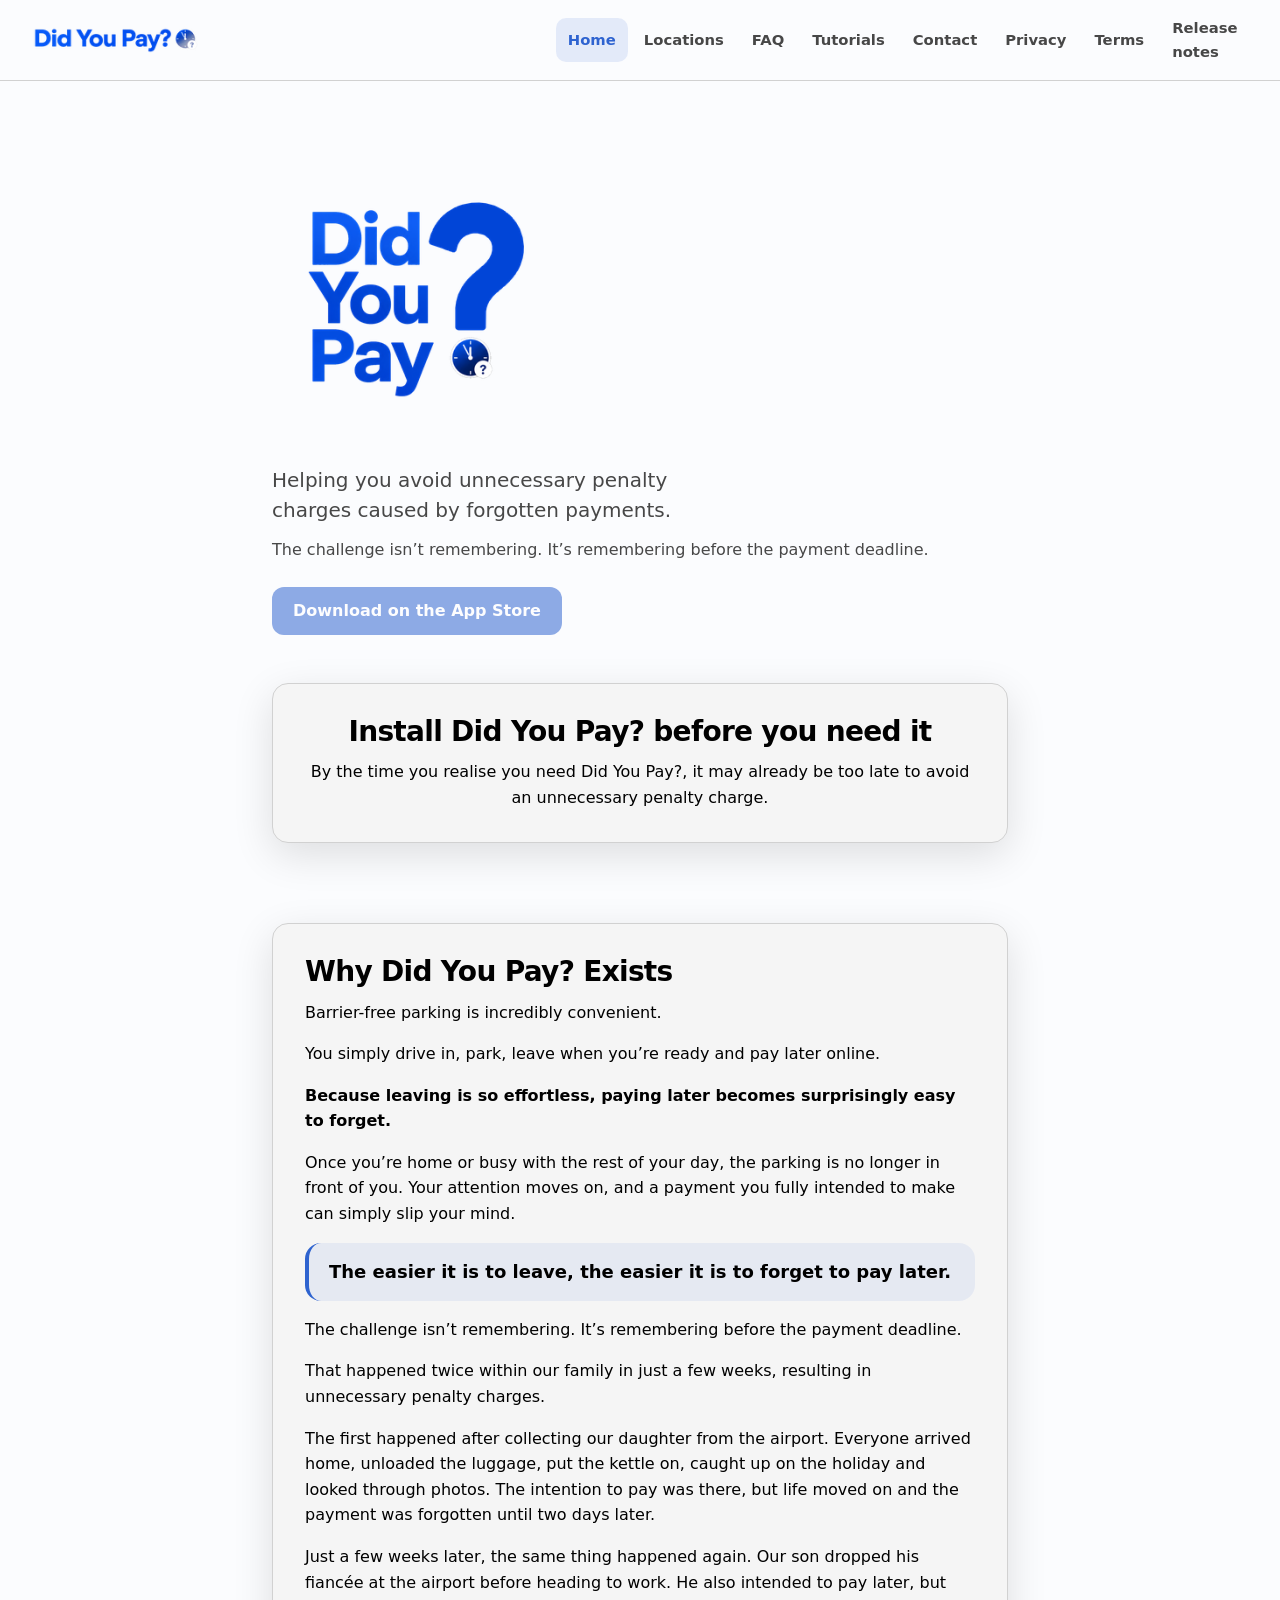
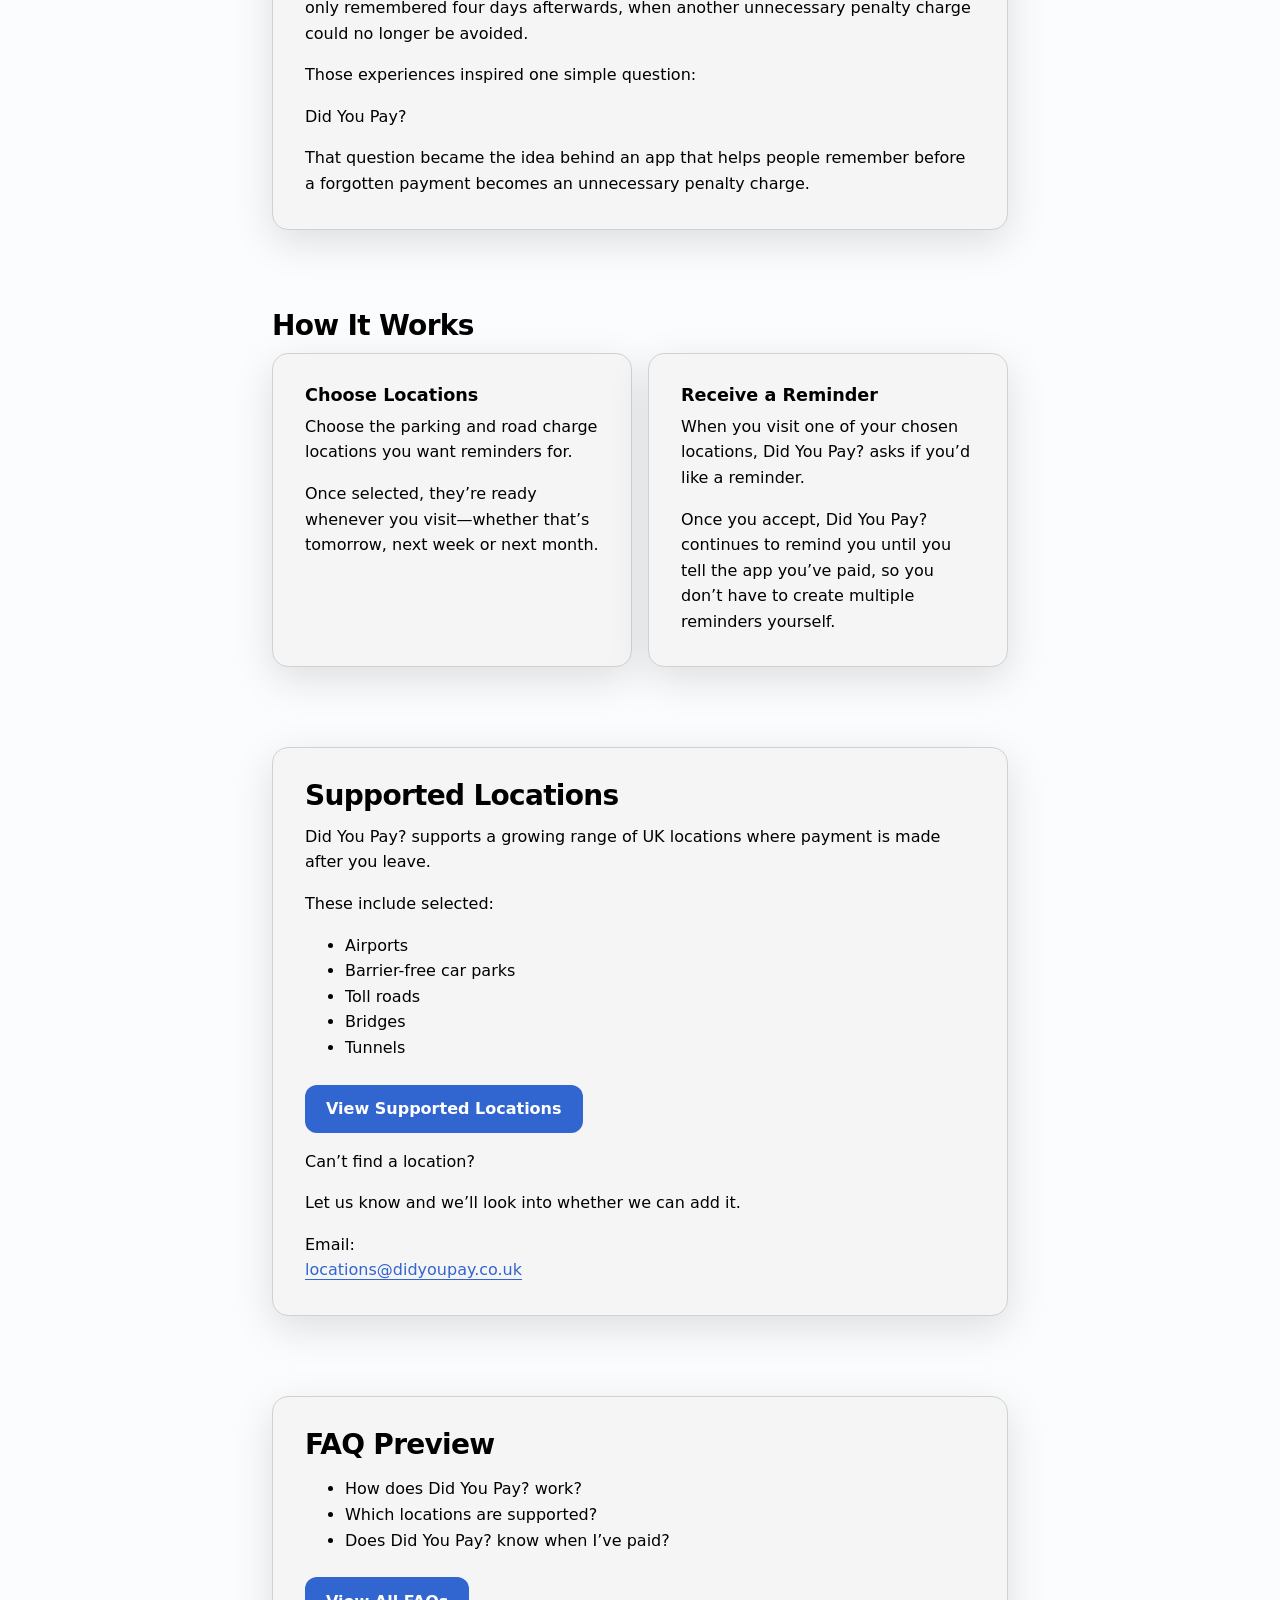
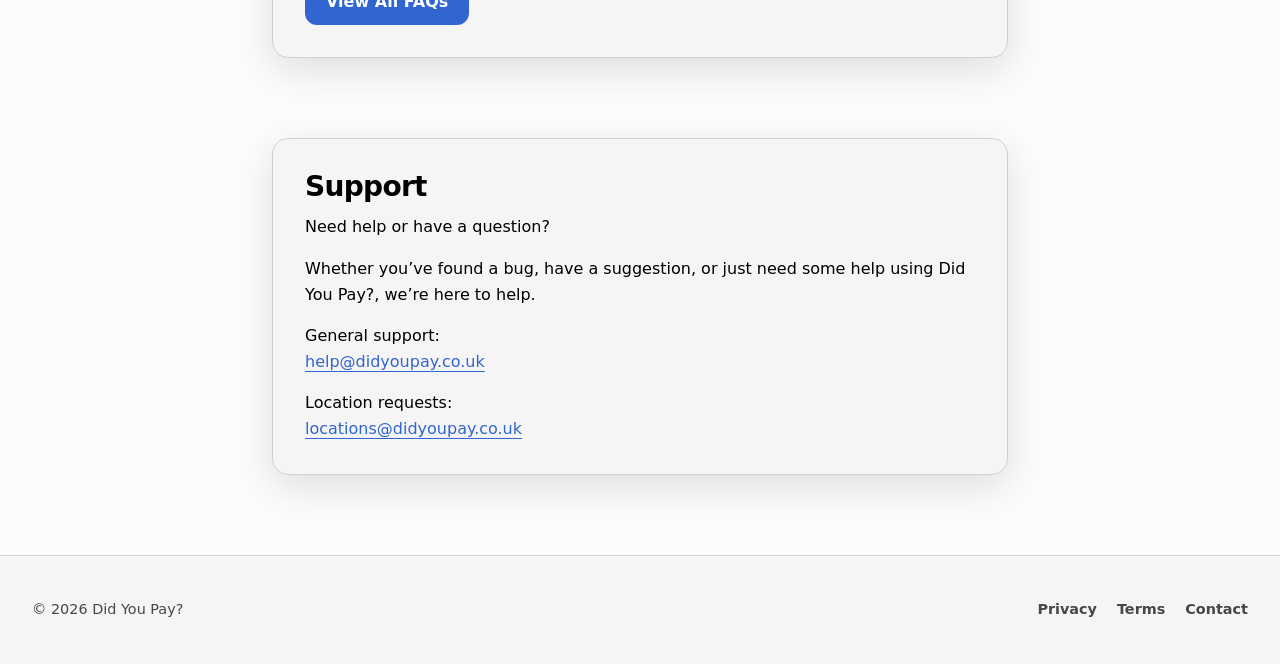
<file: index.html>
<!doctype html>
<html lang="en">
<head>
  <meta charset="utf-8">
  <meta name="viewport" content="width=device-width, initial-scale=1">
  <meta name="description" content="Helping you avoid unnecessary penalty charges caused by forgotten payments.">
  <title>Home | Did You Pay?</title>
  <link rel="canonical" href="https://didyoupay.co.uk/">
  <link rel="icon" href="favicon.ico">
  <link rel="icon" type="image/png" sizes="32x32" href="favicon-32.png">
  <link rel="icon" type="image/png" sizes="16x16" href="favicon-16.png">
  <link rel="apple-touch-icon" href="apple-touch-icon.png">
  <link rel="stylesheet" href="css/style.css?v=20260627">
  <script src="js/script.js" defer></script>
</head>
<body>
  <a class="skip-link" href="#main-content">Skip to main content</a>
  <header class="site-header">
    <div class="container header-inner">
      <a class="site-name" href="index.html"><img class="site-logo" src="images/branding/logo/did-you-pay-logo-header-192.png" srcset="images/branding/logo/did-you-pay-logo-header-192.png 192w, images/branding/logo/did-you-pay-logo-header-384.png 384w" sizes="(min-width: 80rem) 10.5rem, (min-width: 64rem) 10rem, (min-width: 48rem) 9rem, clamp(6.5rem, 28vw, 8rem)" width="192" height="32" alt="Did You Pay?"></a>
      <button class="nav-toggle" type="button" aria-expanded="false" aria-controls="site-navigation">Menu</button>
      <nav id="site-navigation" class="site-navigation" aria-label="Primary navigation">
        <ul>
          <li><a href="index.html" aria-current="page">Home</a></li>
          <li><a href="supported-locations.html">Locations</a></li>
          <li><a href="faq.html">FAQ</a></li>
          <li><a href="tutorials.html">Tutorials</a></li>
          <li><a href="contact.html">Contact</a></li>
          <li><a href="privacy.html">Privacy</a></li>
          <li><a href="terms.html">Terms</a></li>
          <li><a href="release-notes.html">Release notes</a></li>
        </ul>
      </nav>
    </div>
  </header>
  <main id="main-content">
    <section class="hero">
      <div class="container content-width">
        <h1 class="hero__brand">
          <img class="hero-logo" src="images/branding/logo/did-you-pay-logo-hero-transparent-320.png" srcset="images/branding/logo/did-you-pay-logo-hero-transparent-320.png 320w, images/branding/logo/did-you-pay-logo-hero-transparent-640.png 640w" sizes="(min-width: 48rem) 17.5rem, clamp(12rem, 64vw, 20rem)" width="320" height="320" alt="Did You Pay?">
        </h1>
        <p class="lead">Helping you avoid unnecessary penalty charges caused by forgotten payments.</p>
        <p class="hero__supporting">The challenge isn’t remembering. It’s remembering before the payment deadline.</p>
        <p class="card__action">
          <!-- Placeholder: replace with the approved App Store URL when available. -->
          <a id="app-store-url-pending" class="button button--primary" href="#app-store-url-pending" aria-disabled="true">Download on the App Store</a>
        </p>
      </div>
    </section>

    <section class="section" aria-labelledby="install-callout-heading">
      <div class="container content-width card home-callout">
        <h2 id="install-callout-heading">Install Did You Pay? before you need it</h2>
        <p>By the time you realise you need Did You Pay?, it may already be too late to avoid an unnecessary penalty charge.</p>
      </div>
    </section>

    <section class="section" aria-labelledby="why-heading">
      <div class="container content-width card">
        <h2 id="why-heading">Why Did You Pay? Exists</h2>
        <p>Barrier-free parking is incredibly convenient.</p>
        <p>You simply drive in, park, leave when you’re ready and pay later online.</p>
        <p><strong>Because leaving is so effortless, paying later becomes surprisingly easy to forget.</strong></p>
        <p>Once you’re home or busy with the rest of your day, the parking is no longer in front of you. Your attention moves on, and a payment you fully intended to make can simply slip your mind.</p>
        <p class="key-takeaway">The easier it is to leave, the easier it is to forget to pay later.</p>
        <p>The challenge isn’t remembering. It’s remembering before the payment deadline.</p>
        <p>That happened twice within our family in just a few weeks, resulting in unnecessary penalty charges.</p>
        <p>The first happened after collecting our daughter from the airport. Everyone arrived home, unloaded the luggage, put the kettle on, caught up on the holiday and looked through photos. The intention to pay was there, but life moved on and the payment was forgotten until two days later.</p>
        <p>Just a few weeks later, the same thing happened again. Our son dropped his fiancée at the airport before heading to work. He also intended to pay later, but only remembered four days afterwards, when another unnecessary penalty charge could no longer be avoided.</p>
        <p>Those experiences inspired one simple question:</p>
        <p>Did You Pay?</p>
        <p>That question became the idea behind an app that helps people remember before a forgotten payment becomes an unnecessary penalty charge.</p>
      </div>
    </section>

    <section class="section" aria-labelledby="how-it-works-heading">
      <div class="container content-width">
        <h2 id="how-it-works-heading">How It Works</h2>
        <div class="card-grid">
          <article class="card">
            <h3 class="card__heading">Choose Locations</h3>
            <p>Choose the parking and road charge locations you want reminders for.</p>
            <p>Once selected, they’re ready whenever you visit—whether that’s tomorrow, next week or next month.</p>
          </article>
          <article class="card">
            <h3 class="card__heading">Receive a Reminder</h3>
            <p>When you visit one of your chosen locations, Did You Pay? asks if you’d like a reminder.</p>
            <p>Once you accept, Did You Pay? continues to remind you until you tell the app you’ve paid, so you don’t have to create multiple reminders yourself.</p>
          </article>
        </div>
      </div>
    </section>

    <section class="section" aria-labelledby="locations-heading">
      <div class="container content-width card">
        <h2 id="locations-heading">Supported Locations</h2>
        <p>Did You Pay? supports a growing range of UK locations where payment is made after you leave.</p>
        <p>These include selected:</p>
        <ul>
          <li>Airports</li>
          <li>Barrier-free car parks</li>
          <li>Toll roads</li>
          <li>Bridges</li>
          <li>Tunnels</li>
        </ul>
        <p class="card__action"><a class="button button--primary" href="supported-locations.html">View Supported Locations</a></p>
        <p>Can’t find a location?</p>
        <p>Let us know and we’ll look into whether we can add it.</p>
        <p>Email:<br><a href="mailto:locations@didyoupay.co.uk">locations@didyoupay.co.uk</a></p>
      </div>
    </section>

    <section class="section" aria-labelledby="faq-preview-heading">
      <div class="container content-width card">
        <h2 id="faq-preview-heading">FAQ Preview</h2>
        <ul>
          <li>How does Did You Pay? work?</li>
          <li>Which locations are supported?</li>
          <li>Does Did You Pay? know when I’ve paid?</li>
        </ul>
        <p class="card__action"><a class="button button--primary" href="faq.html">View All FAQs</a></p>
      </div>
    </section>

    <section class="section" aria-labelledby="support-heading">
      <div class="container content-width card">
        <h2 id="support-heading">Support</h2>
        <p>Need help or have a question?</p>
        <p>Whether you’ve found a bug, have a suggestion, or just need some help using Did You Pay?, we’re here to help.</p>
        <p>General support:<br><a href="mailto:help@didyoupay.co.uk">help@didyoupay.co.uk</a></p>
        <p>Location requests:<br><a href="mailto:locations@didyoupay.co.uk">locations@didyoupay.co.uk</a></p>
      </div>
    </section>
  </main>
  <footer class="site-footer">
    <div class="container footer-inner">
      <p>&copy; <span data-current-year></span> Did You Pay?</p>
      <nav aria-label="Footer navigation"><a href="privacy.html">Privacy</a><a href="terms.html">Terms</a><a href="contact.html">Contact</a></nav>
    </div>
  </footer>
</body>
</html>
</file>
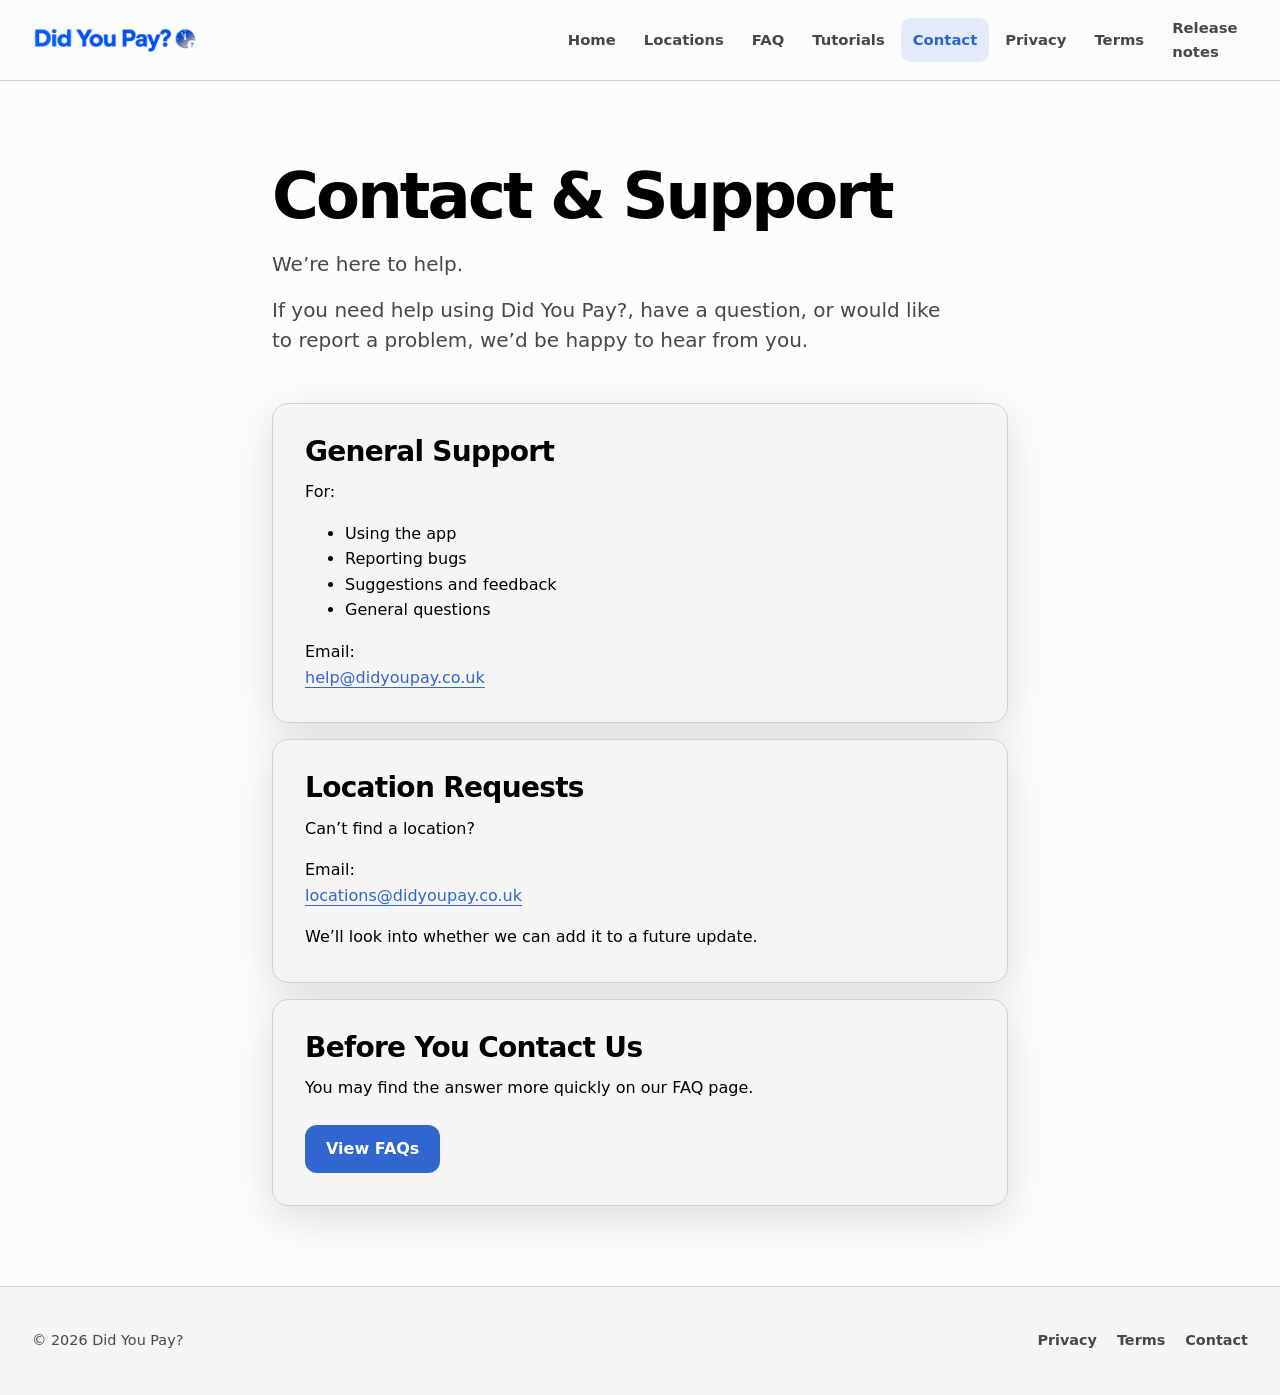
<file: contact.html>
<!doctype html>
<html lang="en">
<head>
  <meta charset="utf-8">
  <meta name="viewport" content="width=device-width, initial-scale=1">
  <meta name="description" content="If you need help using Did You Pay?, have a question, or would like to report a problem, we’d be happy to hear from you.">
  <title>Contact &amp; Support | Did You Pay?</title>
  <link rel="canonical" href="https://didyoupay.co.uk/contact.html">
  <link rel="icon" href="favicon.ico">
  <link rel="icon" type="image/png" sizes="32x32" href="favicon-32.png">
  <link rel="icon" type="image/png" sizes="16x16" href="favicon-16.png">
  <link rel="apple-touch-icon" href="apple-touch-icon.png">
  <link rel="stylesheet" href="css/style.css">
  <script src="js/script.js" defer></script>
</head>
<body>
  <a class="skip-link" href="#main-content">Skip to main content</a>
  <header class="site-header"><div class="container header-inner"><a class="site-name" href="index.html"><img class="site-logo" src="images/branding/logo/did-you-pay-logo-header-192.png" srcset="images/branding/logo/did-you-pay-logo-header-192.png 192w, images/branding/logo/did-you-pay-logo-header-384.png 384w" sizes="(min-width: 80rem) 10.5rem, (min-width: 64rem) 10rem, (min-width: 48rem) 9rem, clamp(6.5rem, 28vw, 8rem)" width="192" height="32" alt="Did You Pay?"></a><button class="nav-toggle" type="button" aria-expanded="false" aria-controls="site-navigation">Menu</button><nav id="site-navigation" class="site-navigation" aria-label="Primary navigation"><ul><li><a href="index.html">Home</a></li><li><a href="supported-locations.html">Locations</a></li><li><a href="faq.html">FAQ</a></li><li><a href="tutorials.html">Tutorials</a></li><li><a href="contact.html" aria-current="page">Contact</a></li><li><a href="privacy.html">Privacy</a></li><li><a href="terms.html">Terms</a></li><li><a href="release-notes.html">Release notes</a></li></ul></nav></div></header>
  <main id="main-content">
    <section class="page-heading">
      <div class="container content-width">
        <h1>Contact &amp; Support</h1>
        <div class="lead">
          <p>We’re here to help.</p>
          <p>If you need help using Did You Pay?, have a question, or would like to report a problem, we’d be happy to hear from you.</p>
        </div>
      </div>
    </section>

    <section class="section" aria-label="Contact and support options">
      <div class="container content-width">
        <article class="card">
          <h2>General Support</h2>
          <p>For:</p>
          <ul>
            <li>Using the app</li>
            <li>Reporting bugs</li>
            <li>Suggestions and feedback</li>
            <li>General questions</li>
          </ul>
          <p>Email:<br><a href="mailto:help@didyoupay.co.uk">help@didyoupay.co.uk</a></p>
        </article>

        <article class="card">
          <h2>Location Requests</h2>
          <p>Can’t find a location?</p>
          <p>Email:<br><a href="mailto:locations@didyoupay.co.uk">locations@didyoupay.co.uk</a></p>
          <p>We’ll look into whether we can add it to a future update.</p>
        </article>

        <article class="card">
          <h2>Before You Contact Us</h2>
          <p>You may find the answer more quickly on our FAQ page.</p>
          <p class="card__action"><a class="button button--primary" href="faq.html">View FAQs</a></p>
        </article>
      </div>
    </section>
  </main>
  <footer class="site-footer"><div class="container footer-inner"><p>&copy; <span data-current-year></span> Did You Pay?</p><nav aria-label="Footer navigation"><a href="privacy.html">Privacy</a><a href="terms.html">Terms</a><a href="contact.html">Contact</a></nav></div></footer>
</body>
</html>
</file>
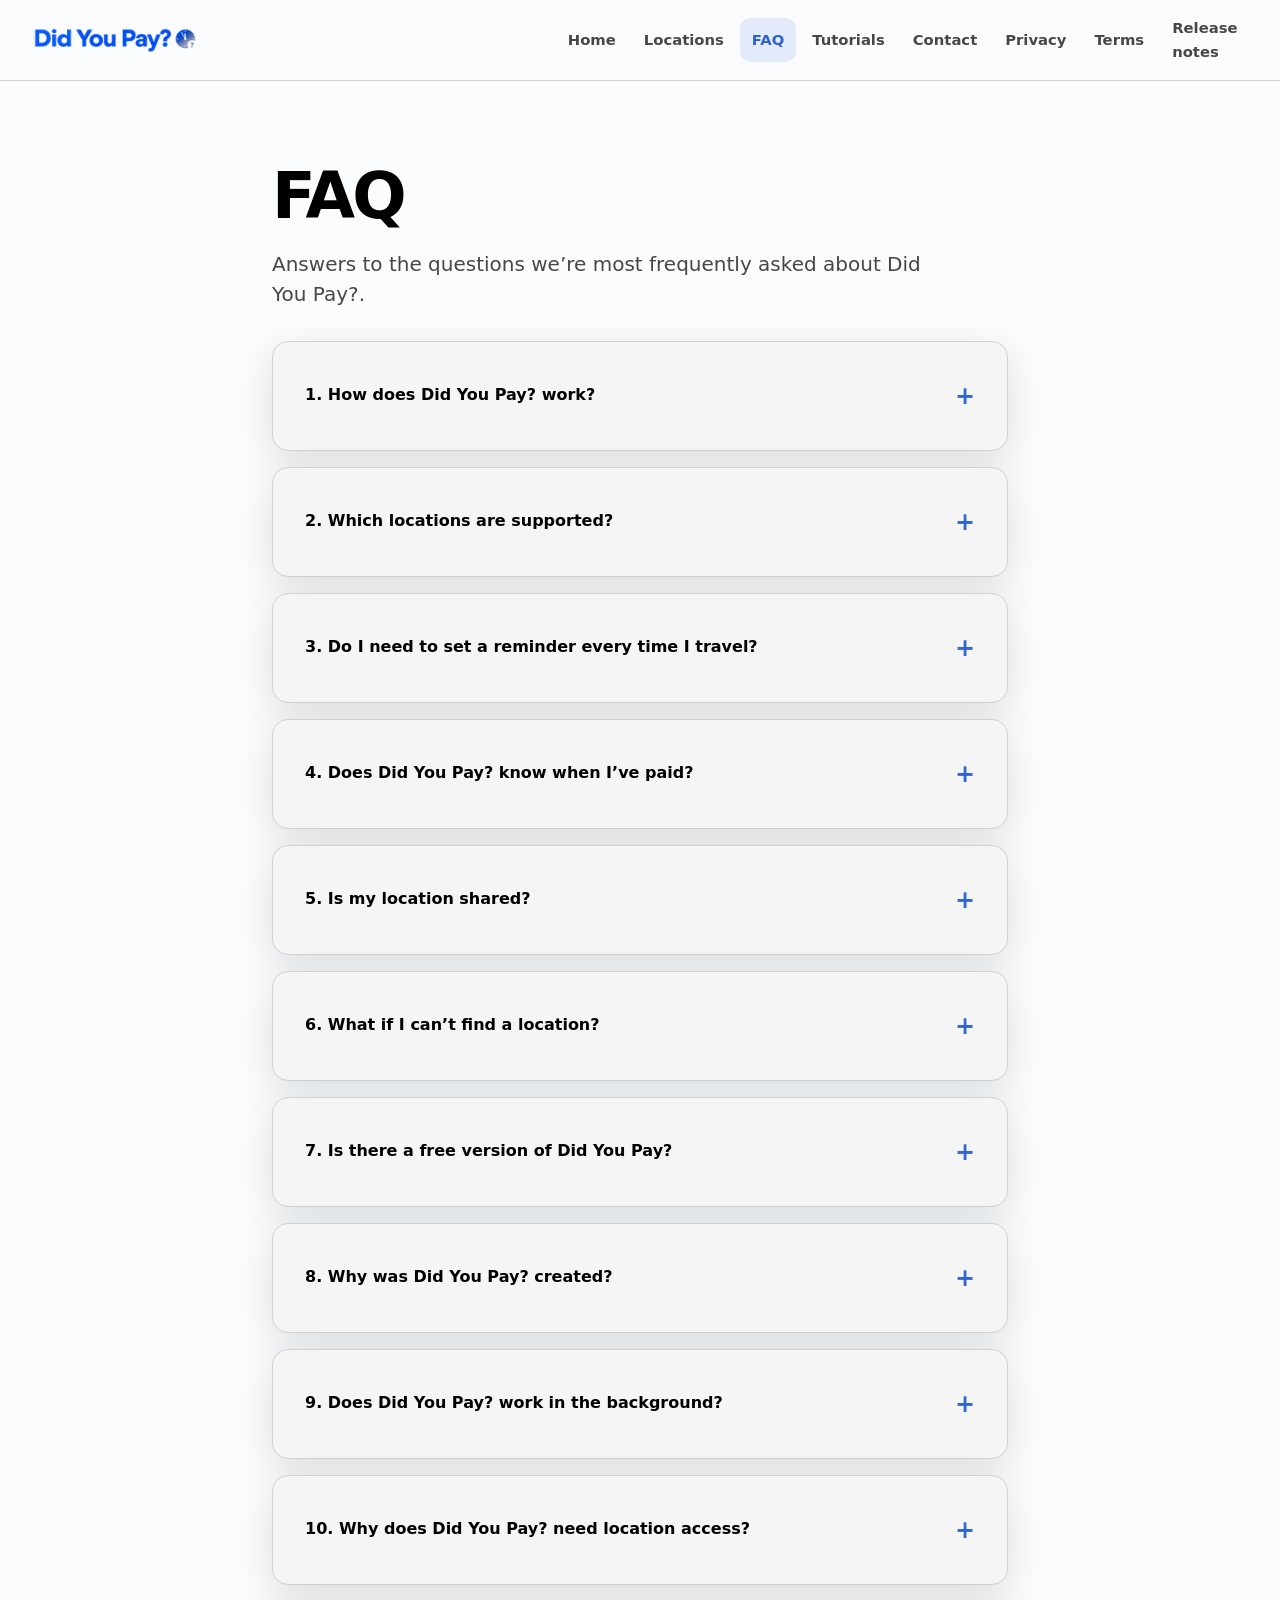
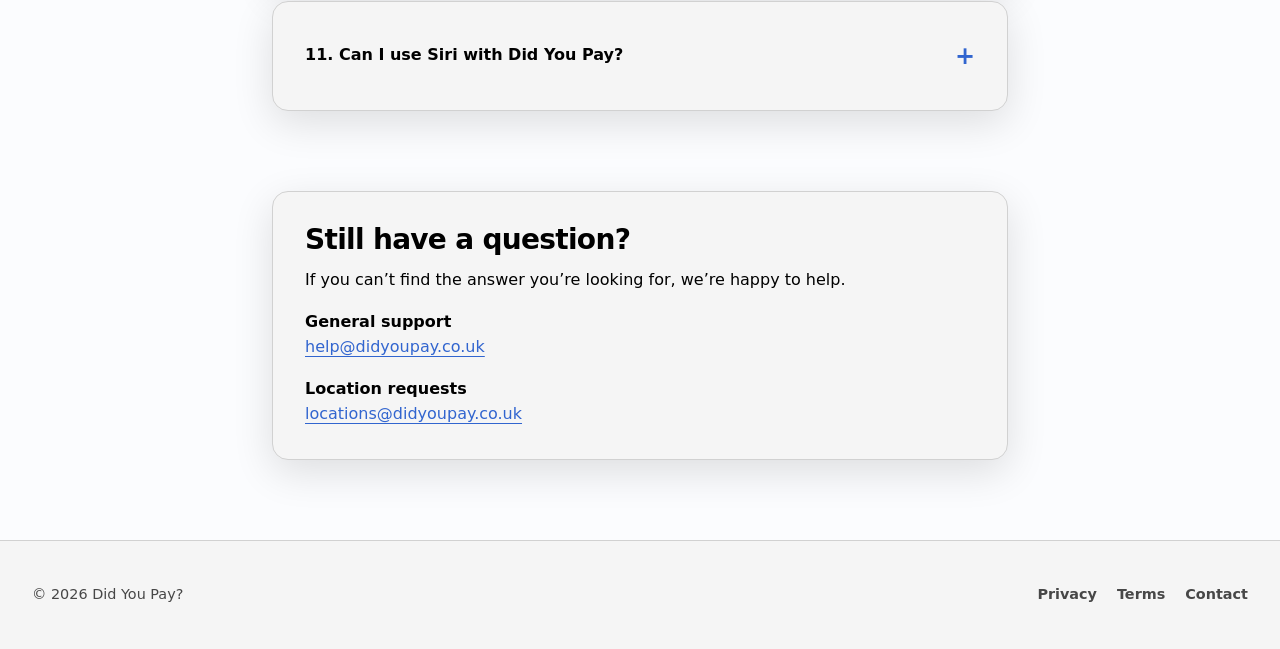
<file: faq.html>
<!doctype html>
<html lang="en">
<head>
  <meta charset="utf-8">
  <meta name="viewport" content="width=device-width, initial-scale=1">
  <meta name="description" content="Answers to the questions we’re most frequently asked about Did You Pay?.">
  <title>FAQ | Did You Pay?</title>
  <link rel="canonical" href="https://didyoupay.co.uk/faq.html">
  <link rel="icon" href="favicon.ico">
  <link rel="icon" type="image/png" sizes="32x32" href="favicon-32.png">
  <link rel="icon" type="image/png" sizes="16x16" href="favicon-16.png">
  <link rel="apple-touch-icon" href="apple-touch-icon.png">
  <link rel="stylesheet" href="css/style.css">
  <script src="js/script.js" defer></script>
</head>
<body>
  <a class="skip-link" href="#main-content">Skip to main content</a>
  <header class="site-header"><div class="container header-inner">
    <a class="site-name" href="index.html"><img class="site-logo" src="images/branding/logo/did-you-pay-logo-header-192.png" srcset="images/branding/logo/did-you-pay-logo-header-192.png 192w, images/branding/logo/did-you-pay-logo-header-384.png 384w" sizes="(min-width: 80rem) 10.5rem, (min-width: 64rem) 10rem, (min-width: 48rem) 9rem, clamp(6.5rem, 28vw, 8rem)" width="192" height="32" alt="Did You Pay?"></a>
    <button class="nav-toggle" type="button" aria-expanded="false" aria-controls="site-navigation">Menu</button>
    <nav id="site-navigation" class="site-navigation" aria-label="Primary navigation"><ul>
      <li><a href="index.html">Home</a></li><li><a href="supported-locations.html">Locations</a></li><li><a href="faq.html" aria-current="page">FAQ</a></li><li><a href="tutorials.html">Tutorials</a></li><li><a href="contact.html">Contact</a></li><li><a href="privacy.html">Privacy</a></li><li><a href="terms.html">Terms</a></li><li><a href="release-notes.html">Release notes</a></li>
    </ul></nav>
  </div></header>
  <main id="main-content">
    <section class="page-heading">
      <div class="container content-width">
        <h1>FAQ</h1>
        <p class="lead">Answers to the questions we’re most frequently asked about Did You Pay?.</p>
      </div>
    </section>

    <section class="section" aria-label="Frequently asked questions">
      <div class="container content-width faq-list">
        <details class="faq-item card">
          <summary class="faq-question" aria-expanded="false" aria-controls="faq-answer-1">1. How does Did You Pay? work?</summary>
          <div id="faq-answer-1" class="faq-answer">
            <div class="faq-answer__content">
              <p>Choose the parking and road charge locations where you want Did You Pay? to remind you.</p>
              <p>Once you’ve chosen a location, it’s ready whenever you visit—whether that’s tomorrow, next week or next month.</p>
              <p>When you visit one of your chosen locations, Did You Pay? asks if you’d like a payment reminder. If you do, the app creates a reminder and continues to remind you until you tell it you’ve paid.</p>
              <p>Unlike a standard reminders app, you don’t need to create multiple reminders yourself. Did You Pay? automatically schedules follow-up reminders throughout the payment period, making it much less likely that you’ll forget before the payment deadline.</p>
            </div>
          </div>
        </details>

        <details class="faq-item card">
          <summary class="faq-question" aria-expanded="false" aria-controls="faq-answer-2">2. Which locations are supported?</summary>
          <div id="faq-answer-2" class="faq-answer">
            <div class="faq-answer__content">
              <p>Did You Pay? supports a growing range of UK locations where payment is made after you leave.</p>
              <p>These include selected airports, barrier-free car parks, toll roads, bridges and tunnels.</p>
              <p>A full list is available on the Supported Locations page and new locations are added over time.</p>
              <p>If you can’t find a location, email <a href="mailto:locations@didyoupay.co.uk">locations@didyoupay.co.uk</a> and we’ll look into whether we can add it.</p>
            </div>
          </div>
        </details>

        <details class="faq-item card">
          <summary class="faq-question" aria-expanded="false" aria-controls="faq-answer-3">3. Do I need to set a reminder every time I travel?</summary>
          <div id="faq-answer-3" class="faq-answer">
            <div class="faq-answer__content">
              <p>No.</p>
              <p>Once you’ve chosen a location, it’s ready whenever you visit—whether that’s tomorrow, next week or next month.</p>
              <p>There’s no need to remember to create a reminder before each journey.</p>
            </div>
          </div>
        </details>

        <details class="faq-item card">
          <summary class="faq-question" aria-expanded="false" aria-controls="faq-answer-4">4. Does Did You Pay? know when I’ve paid?</summary>
          <div id="faq-answer-4" class="faq-answer">
            <div class="faq-answer__content">
              <p>No.</p>
              <p>Did You Pay? doesn’t know whether you’ve made a payment.</p>
              <p>It’s designed to remind you—not to monitor your payments.</p>
              <p>You decide when a reminder is no longer needed.</p>
            </div>
          </div>
        </details>

        <details class="faq-item card">
          <summary class="faq-question" aria-expanded="false" aria-controls="faq-answer-5">5. Is my location shared?</summary>
          <div id="faq-answer-5" class="faq-answer">
            <div class="faq-answer__content">
              <p>No.</p>
              <p>Each installation of Did You Pay? works independently on the device it’s installed on.</p>
              <p>The app doesn’t build a history of where you’ve been or keep a record of every reminder that’s been triggered.</p>
              <p>Apart from information needed to manage your current reminder, your journeys aren’t tracked or shared.</p>
              <p>Did You Pay? is designed to remind you when you need it—not to monitor where you’ve been.</p>
            </div>
          </div>
        </details>

        <details class="faq-item card">
          <summary class="faq-question" aria-expanded="false" aria-controls="faq-answer-6">6. What if I can’t find a location?</summary>
          <div id="faq-answer-6" class="faq-answer">
            <div class="faq-answer__content">
              <p>We’re always looking to expand the locations supported by Did You Pay?.</p>
              <p>If you can’t find the location you’re looking for, email <a href="mailto:locations@didyoupay.co.uk">locations@didyoupay.co.uk</a>.</p>
              <p>We’ll look into whether we can add it to a future update.</p>
            </div>
          </div>
        </details>

        <details class="faq-item card">
          <summary class="faq-question" aria-expanded="false" aria-controls="faq-answer-7">7. Is there a free version of Did You Pay?</summary>
          <div id="faq-answer-7" class="faq-answer">
            <div class="faq-answer__content">
              <p>Yes.</p>
              <p>The Single Location version of Did You Pay? is fully functional and allows you to select one location to receive reminders for.</p>
              <p>You can change your selected location whenever you like, and the Single Location version will continue to receive all future app updates.</p>
              <p>Upgrading to the Multi-Location version unlocks the ability to select multiple or all available locations, making Did You Pay? a true set and forget experience.</p>
              <p>Did You Pay? will never require a subscription.</p>
              <p>Did You Pay? will never be supported by advertising.</p>
            </div>
          </div>
        </details>

        <details class="faq-item card">
          <summary class="faq-question" aria-expanded="false" aria-controls="faq-answer-8">8. Why was Did You Pay? created?</summary>
          <div id="faq-answer-8" class="faq-answer">
            <div class="faq-answer__content">
              <p>Did You Pay? was inspired by two real experiences within our family.</p>
              <p>On both occasions, the intention to pay was there. The payment wasn’t forgotten because anyone was careless—it was forgotten because life simply moved on.</p>
              <p>That’s when we realised something.</p>
              <p>The challenge isn’t remembering. It’s remembering before the payment deadline.</p>
              <p>The easier it is to leave, the easier it is to forget to pay later.</p>
              <p>That’s why we created Did You Pay?—to help people avoid unnecessary penalty charges caused by forgotten payments.</p>
            </div>
          </div>
        </details>

        <details class="faq-item card">
          <summary class="faq-question" aria-expanded="false" aria-controls="faq-answer-9">9. Does Did You Pay? work in the background?</summary>
          <div id="faq-answer-9" class="faq-answer">
            <div class="faq-answer__content">
              <p>Yes.</p>
              <p>Did You Pay? is designed to work quietly in the background so it can recognise when you visit one of your chosen locations.</p>
              <p>There’s no need to open the app before every journey.</p>
              <p>For the best experience, you’ll need to allow the permissions requested during setup.</p>
            </div>
          </div>
        </details>

        <details class="faq-item card">
          <summary class="faq-question" aria-expanded="false" aria-controls="faq-answer-10">10. Why does Did You Pay? need location access?</summary>
          <div id="faq-answer-10" class="faq-answer">
            <div class="faq-answer__content">
              <p>Did You Pay? uses location access only to recognise when you visit one of your chosen locations and to offer you a reminder.</p>
              <p>The app isn’t interested in tracking where you’ve been.</p>
              <p>Every installation works independently on your device, and apart from information needed to manage your current reminder, your journeys aren’t tracked or shared.</p>
            </div>
          </div>
        </details>

        <details class="faq-item card">
          <summary class="faq-question" aria-expanded="false" aria-controls="faq-answer-11">11. Can I use Siri with Did You Pay?</summary>
          <div id="faq-answer-11" class="faq-answer">
            <div class="faq-answer__content">
              <p>Yes. Did You Pay supports Siri, allowing you to create a payment reminder without opening the app.</p>
              <p>Simply say:</p>
              <p>“Siri, use Did You Pay.”</p>
              <p>Siri will immediately create a reminder called “Created with Siri” using the app’s normal reminder schedule.</p>
              <p>The next time you open the app, you can rename the reminder to anything you like, for example:</p>
              <ul>
                <li>Manchester Airport</li>
                <li>Merseyflow</li>
                <li>Tesco</li>
                <li>Dart Charge</li>
                <li>Royal Preston Hospital</li>
              </ul>
              <p>The reminder will then appear throughout the app using the new name.</p>
              <p>Siri-created reminders:</p>
              <ul>
                <li>Use the same reminder schedule as reminders created in the app.</li>
                <li>Count towards the maximum of three active reminders.</li>
                <li>Can be renamed at any time.</li>
                <li>Can be marked as paid or postponed just like any other reminder.</li>
                <li>Can use any reminder name you choose. It doesn’t need to match a location already included in Did You Pay.</li>
              </ul>
            </div>
          </div>
        </details>
      </div>
    </section>

    <section class="section" aria-labelledby="faq-support-heading">
      <div class="container content-width card">
        <h2 id="faq-support-heading">Still have a question?</h2>
        <p>If you can’t find the answer you’re looking for, we’re happy to help.</p>
        <p><strong>General support</strong><br><a href="mailto:help@didyoupay.co.uk">help@didyoupay.co.uk</a></p>
        <p><strong>Location requests</strong><br><a href="mailto:locations@didyoupay.co.uk">locations@didyoupay.co.uk</a></p>
      </div>
    </section>
  </main>
  <footer class="site-footer"><div class="container footer-inner"><p>&copy; <span data-current-year></span> Did You Pay?</p><nav aria-label="Footer navigation"><a href="privacy.html">Privacy</a><a href="terms.html">Terms</a><a href="contact.html">Contact</a></nav></div></footer>
</body>
</html>
</file>
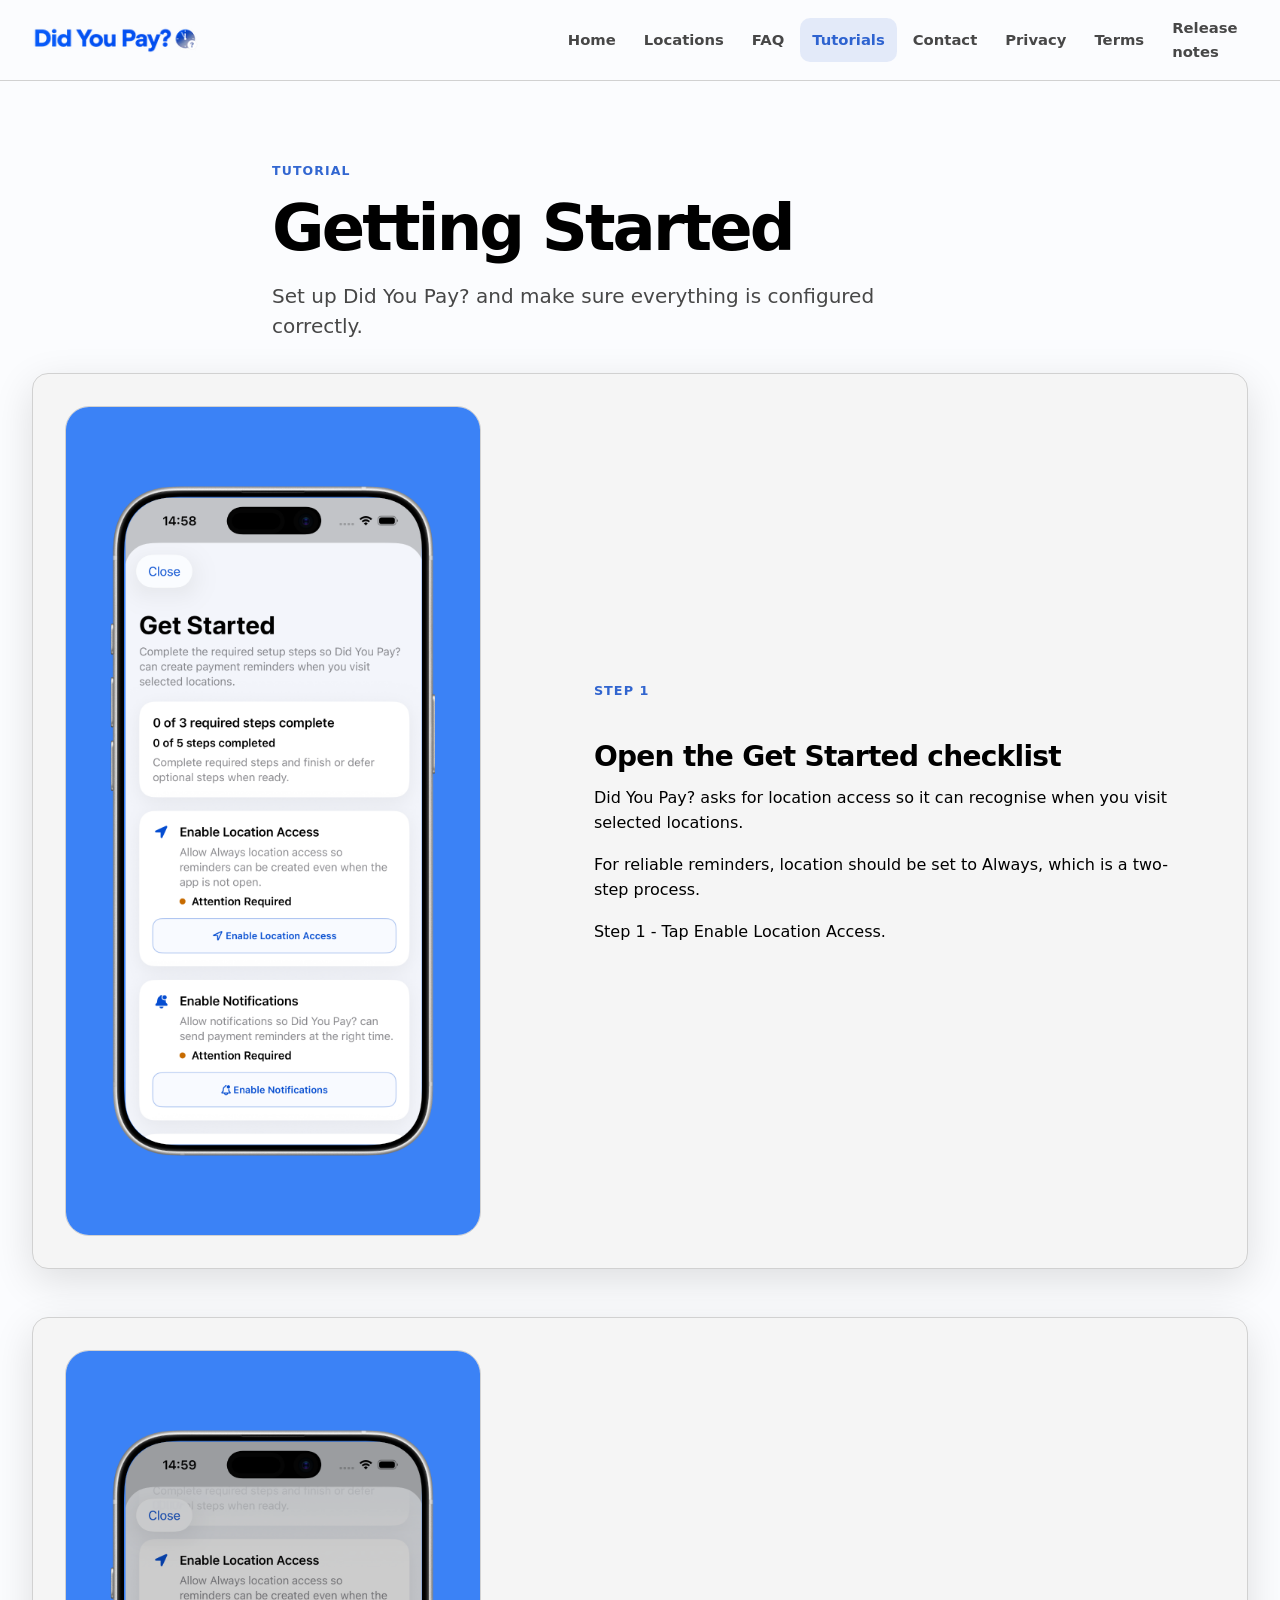
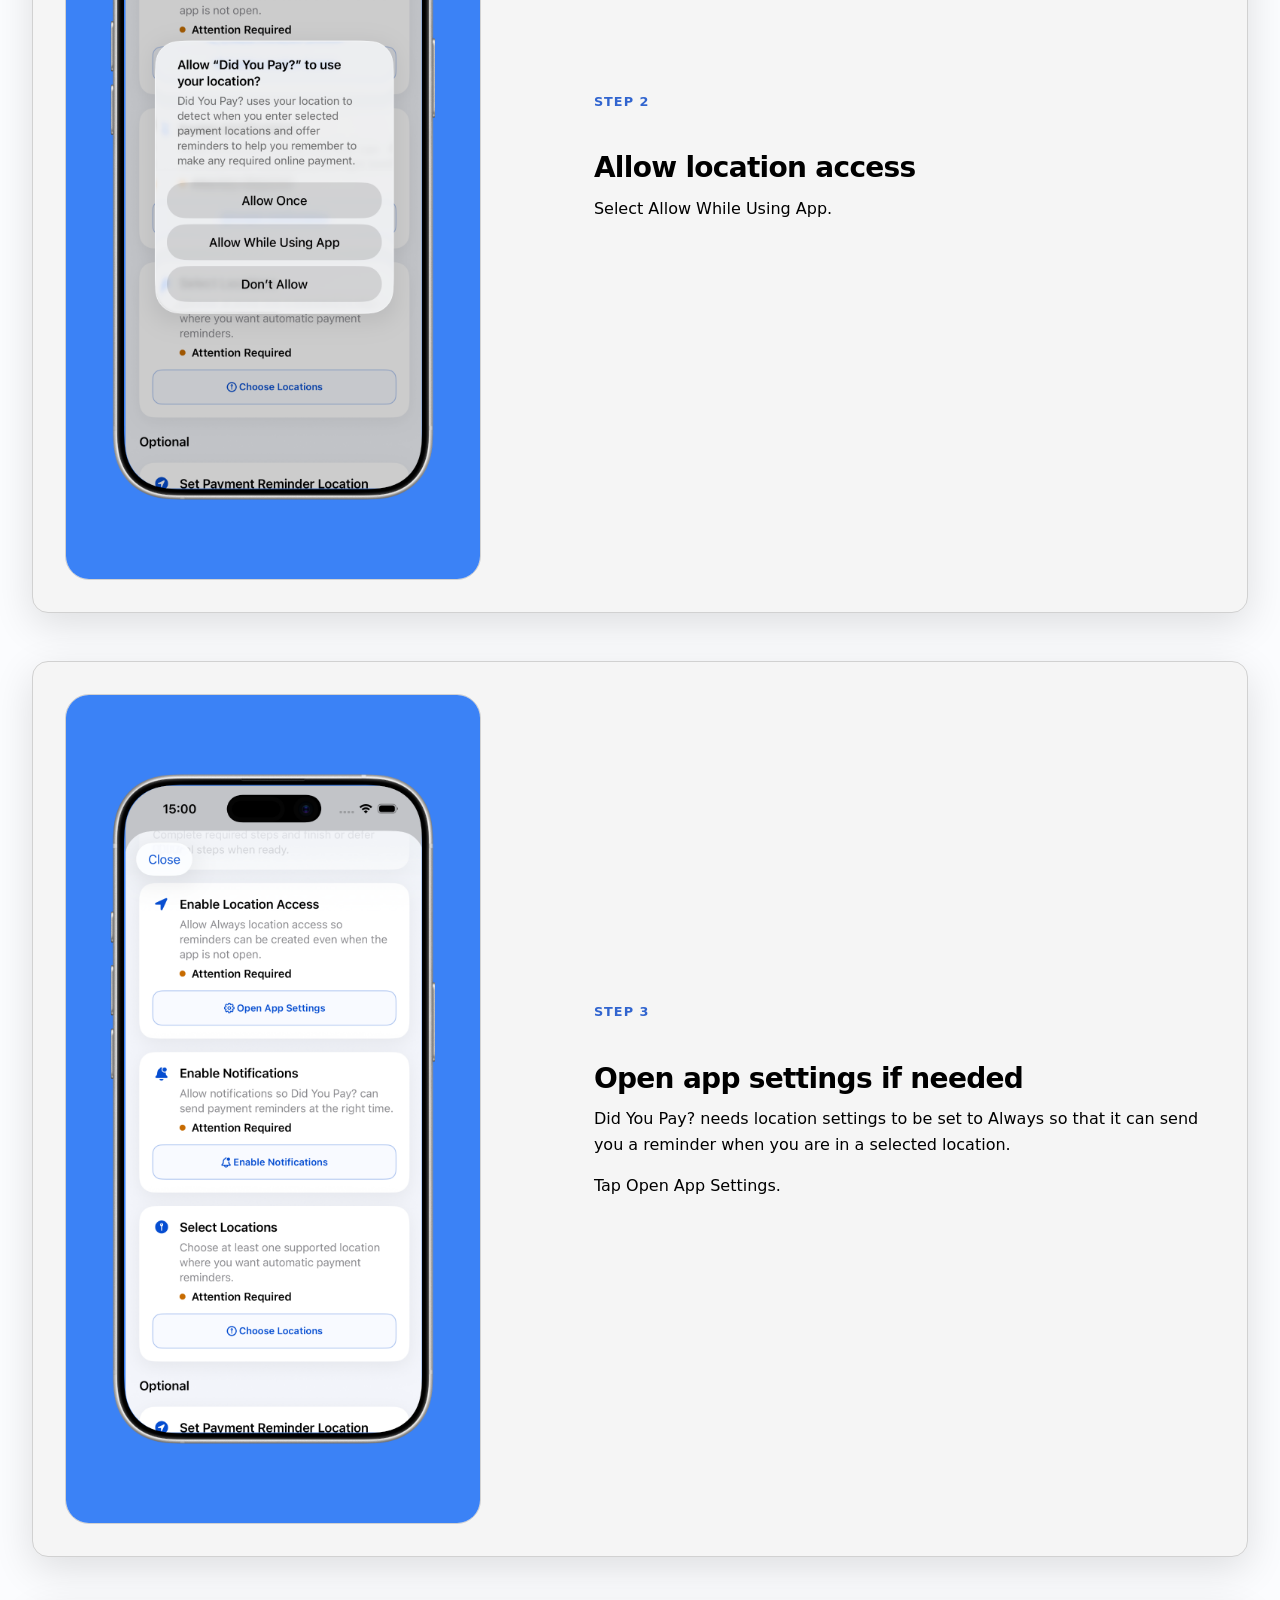
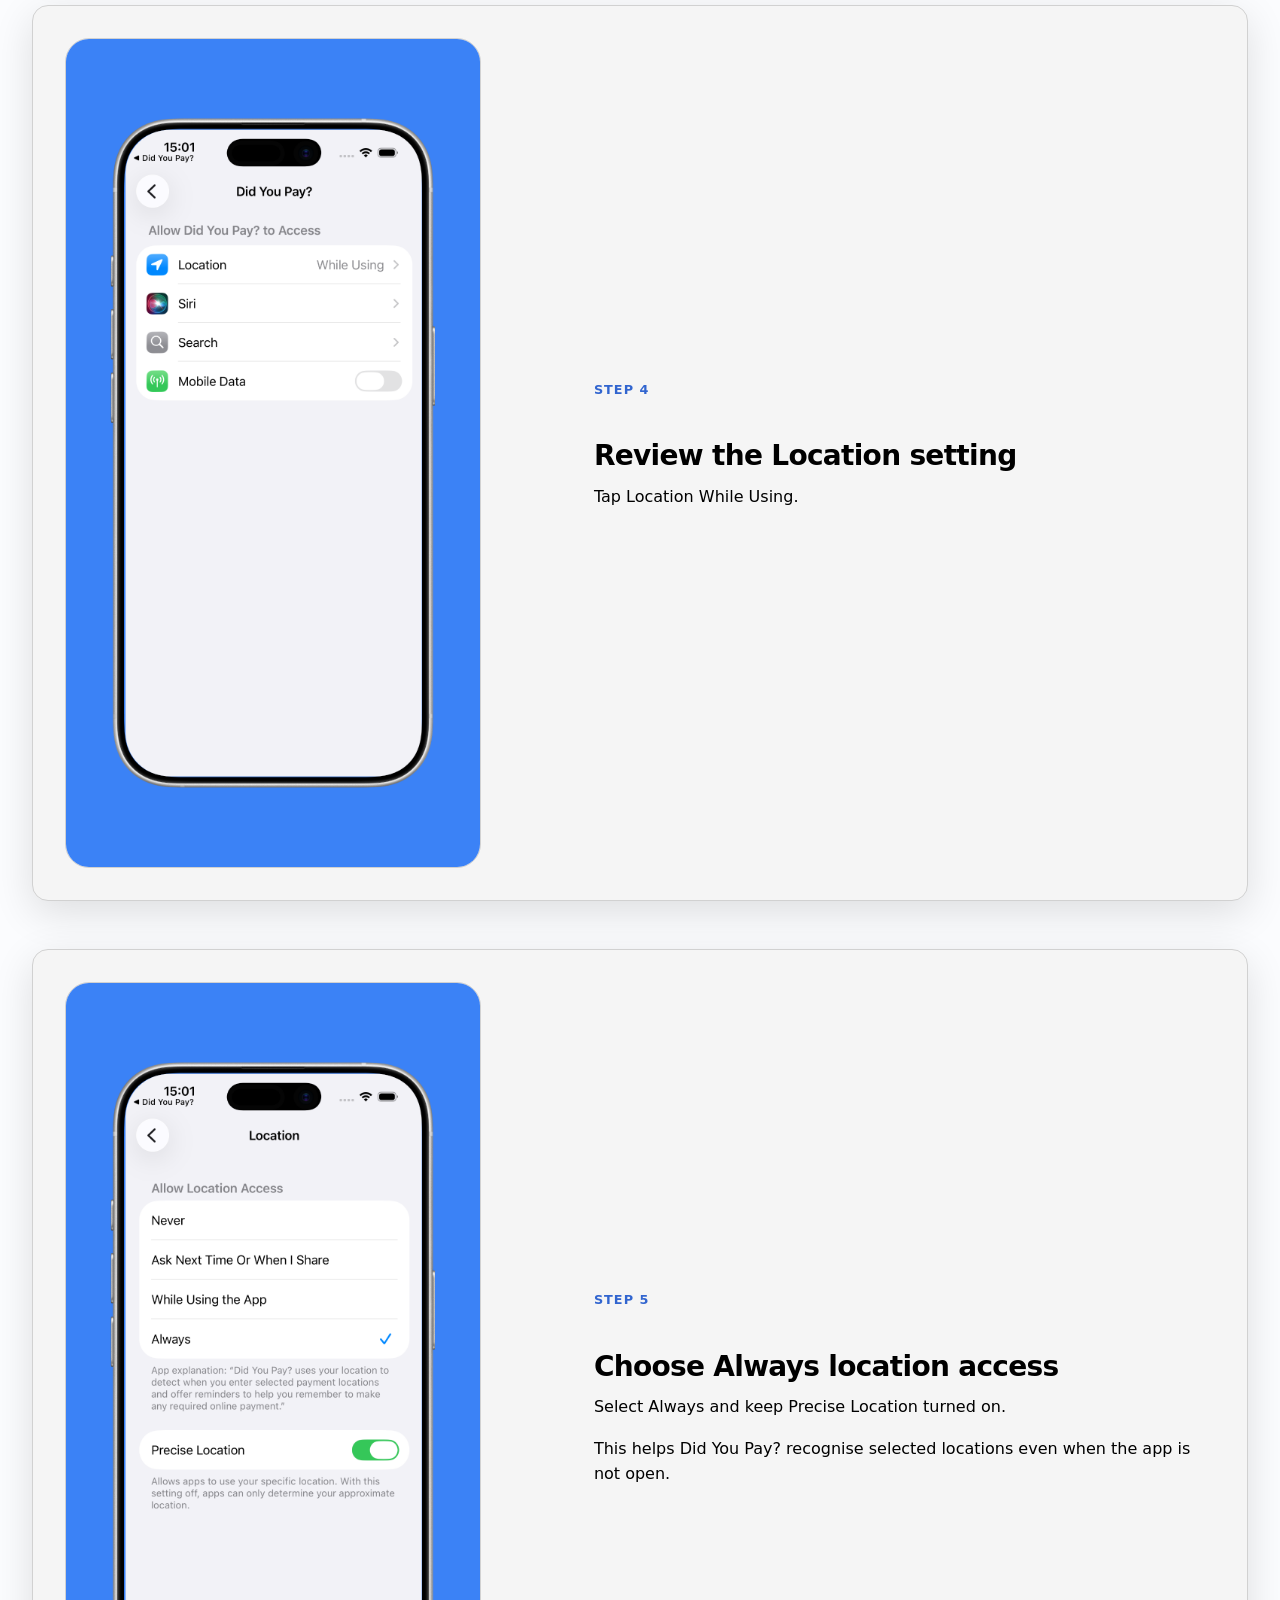
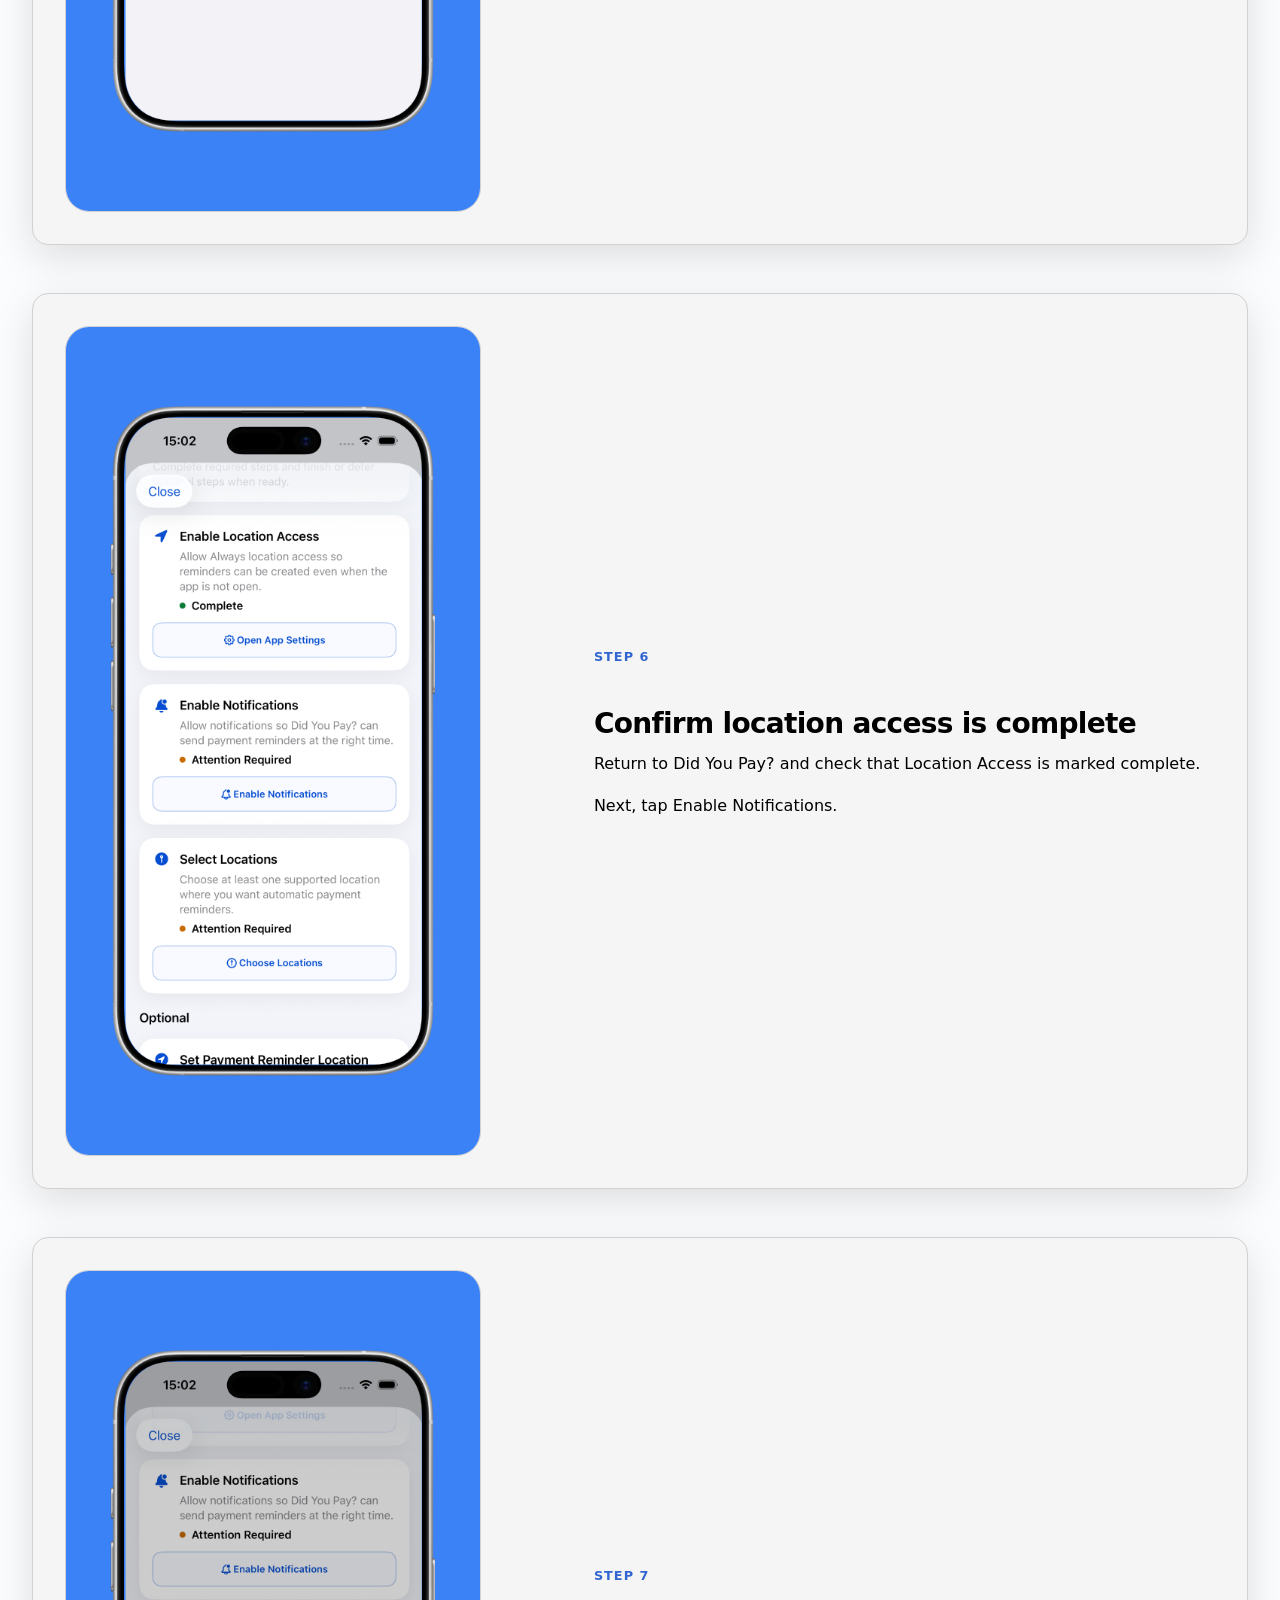
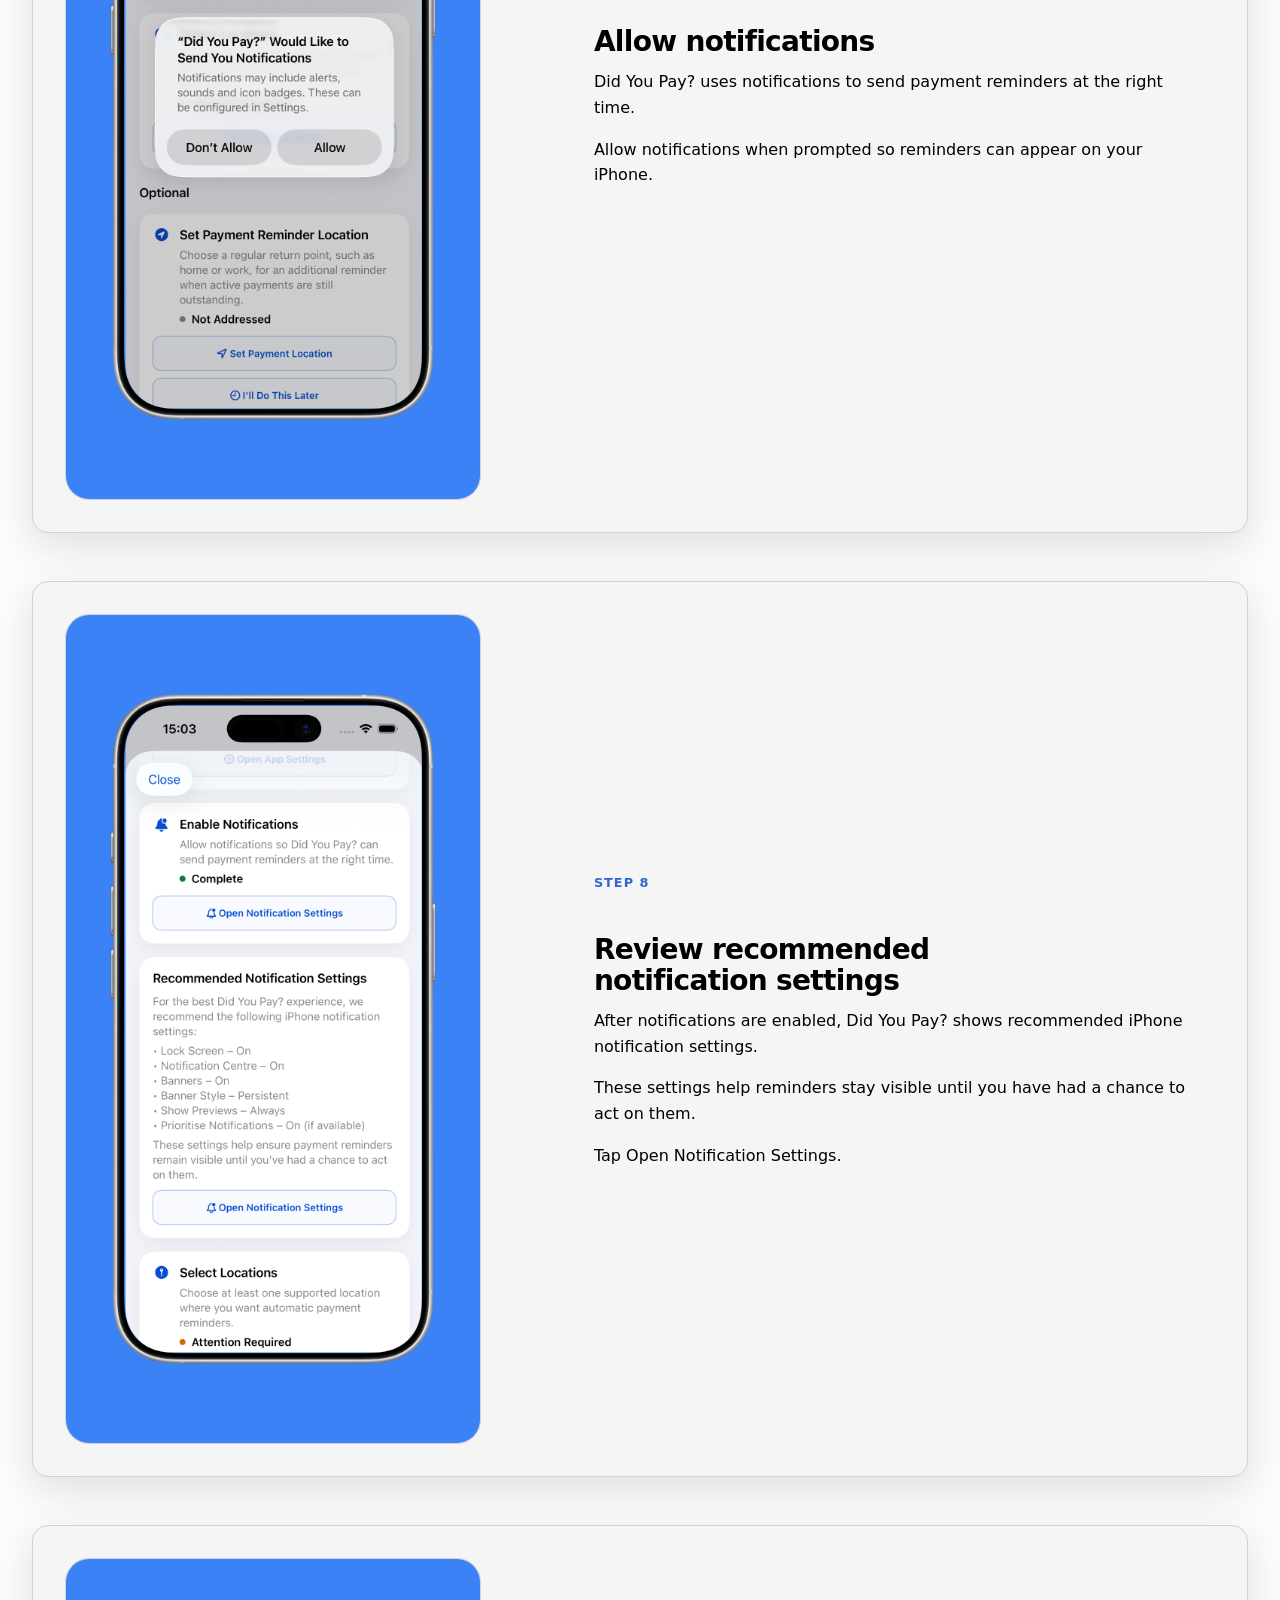
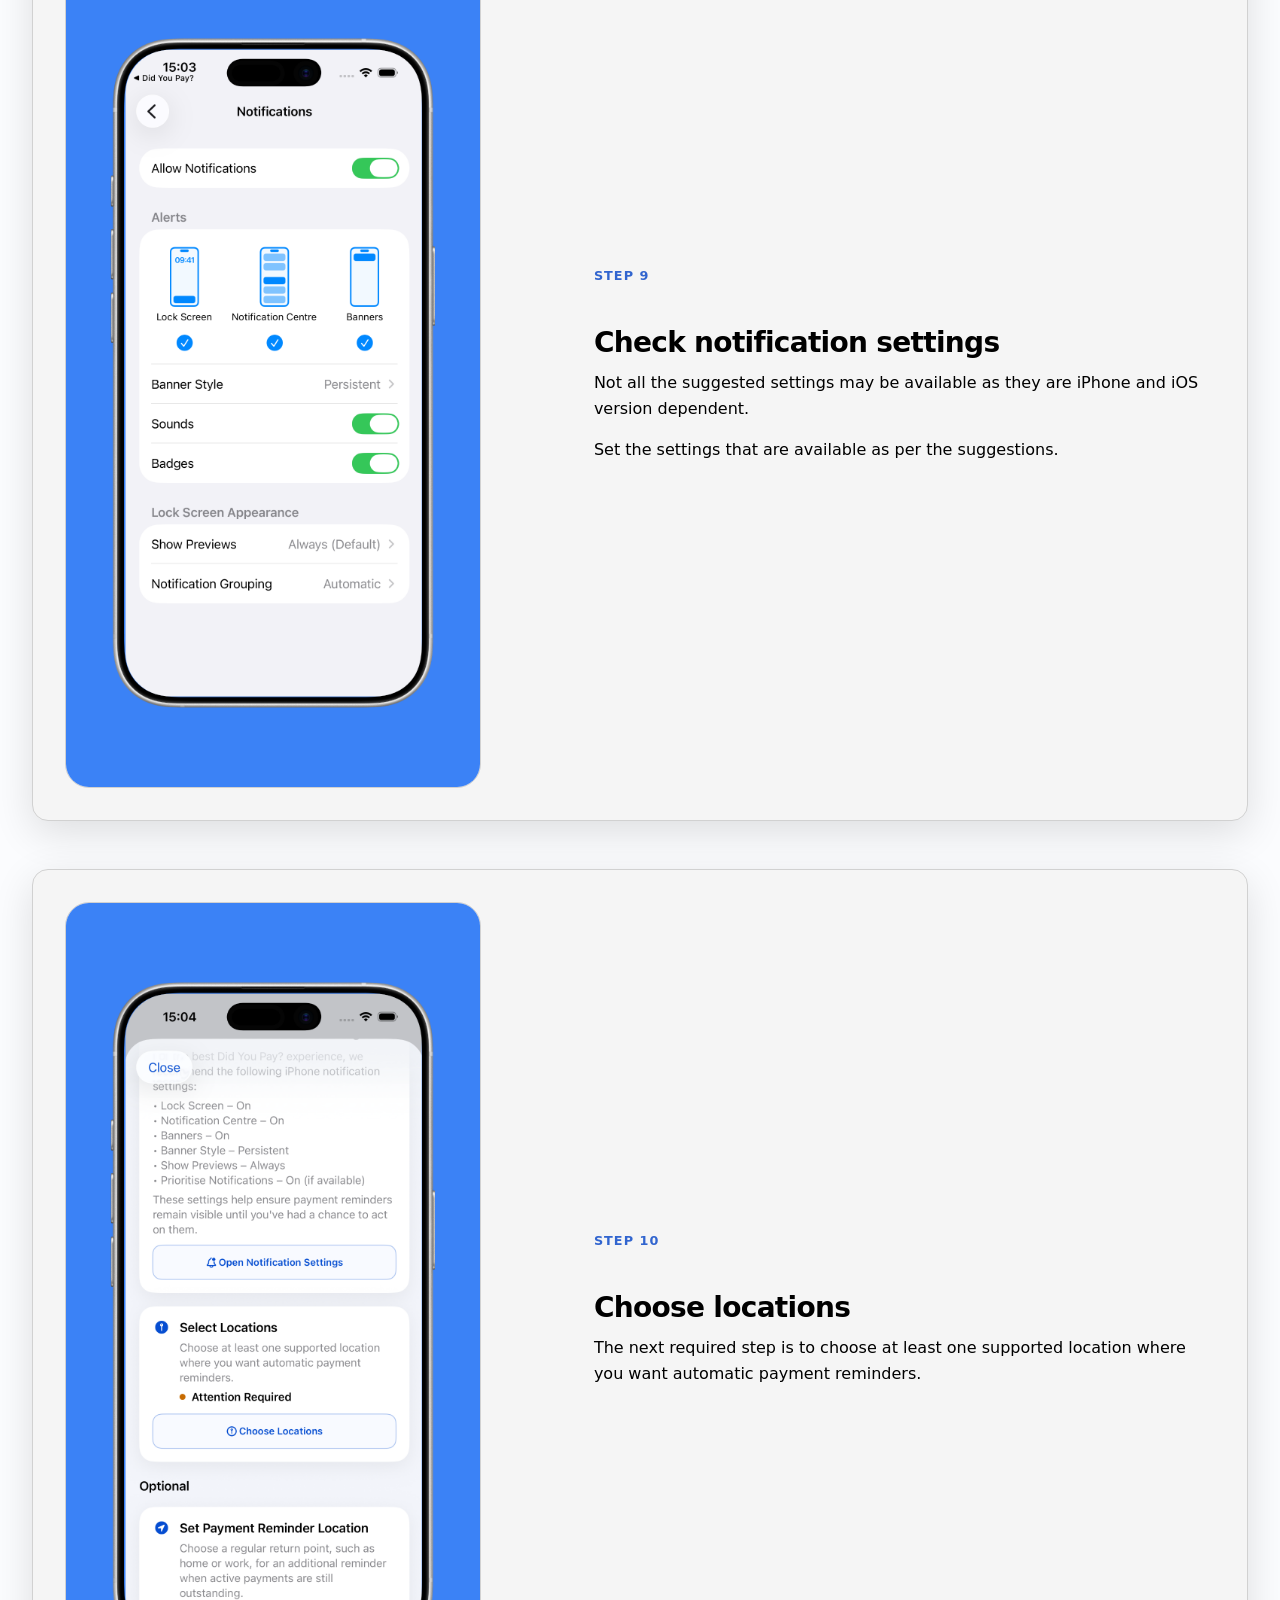
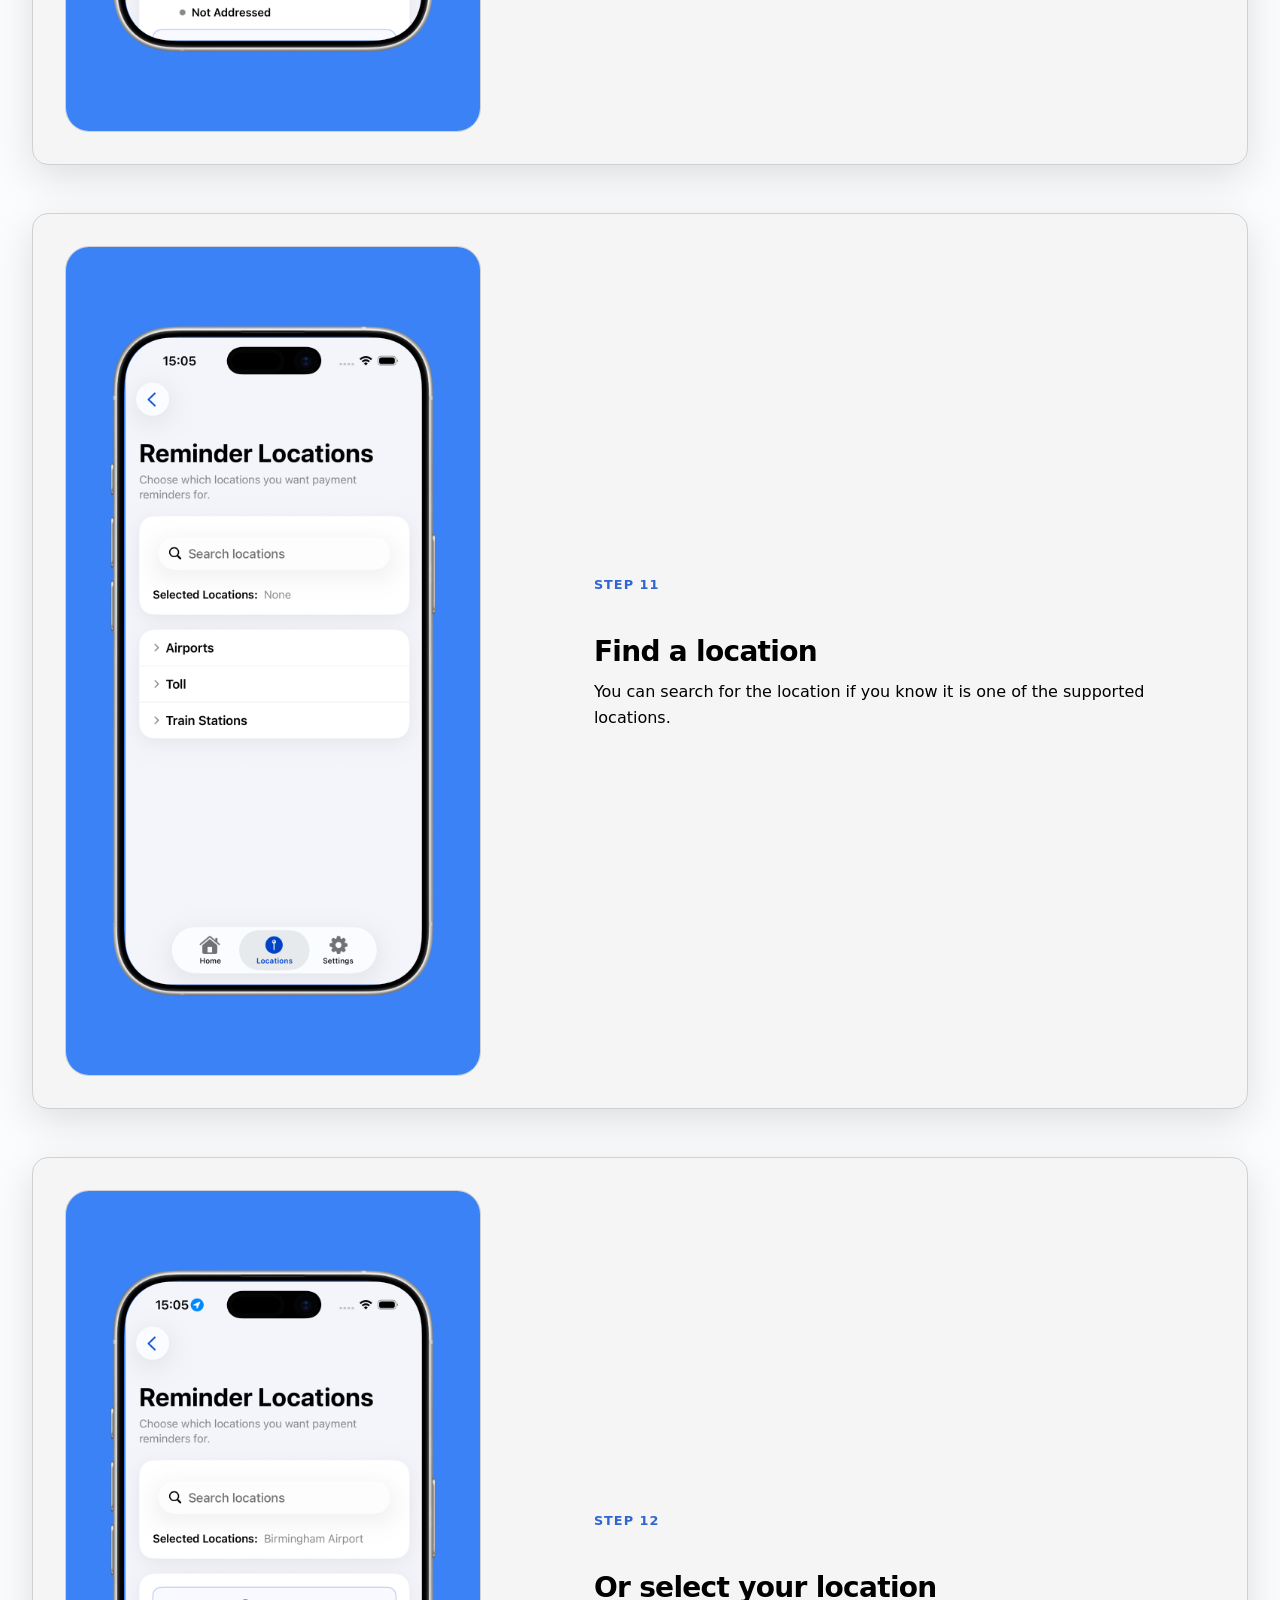
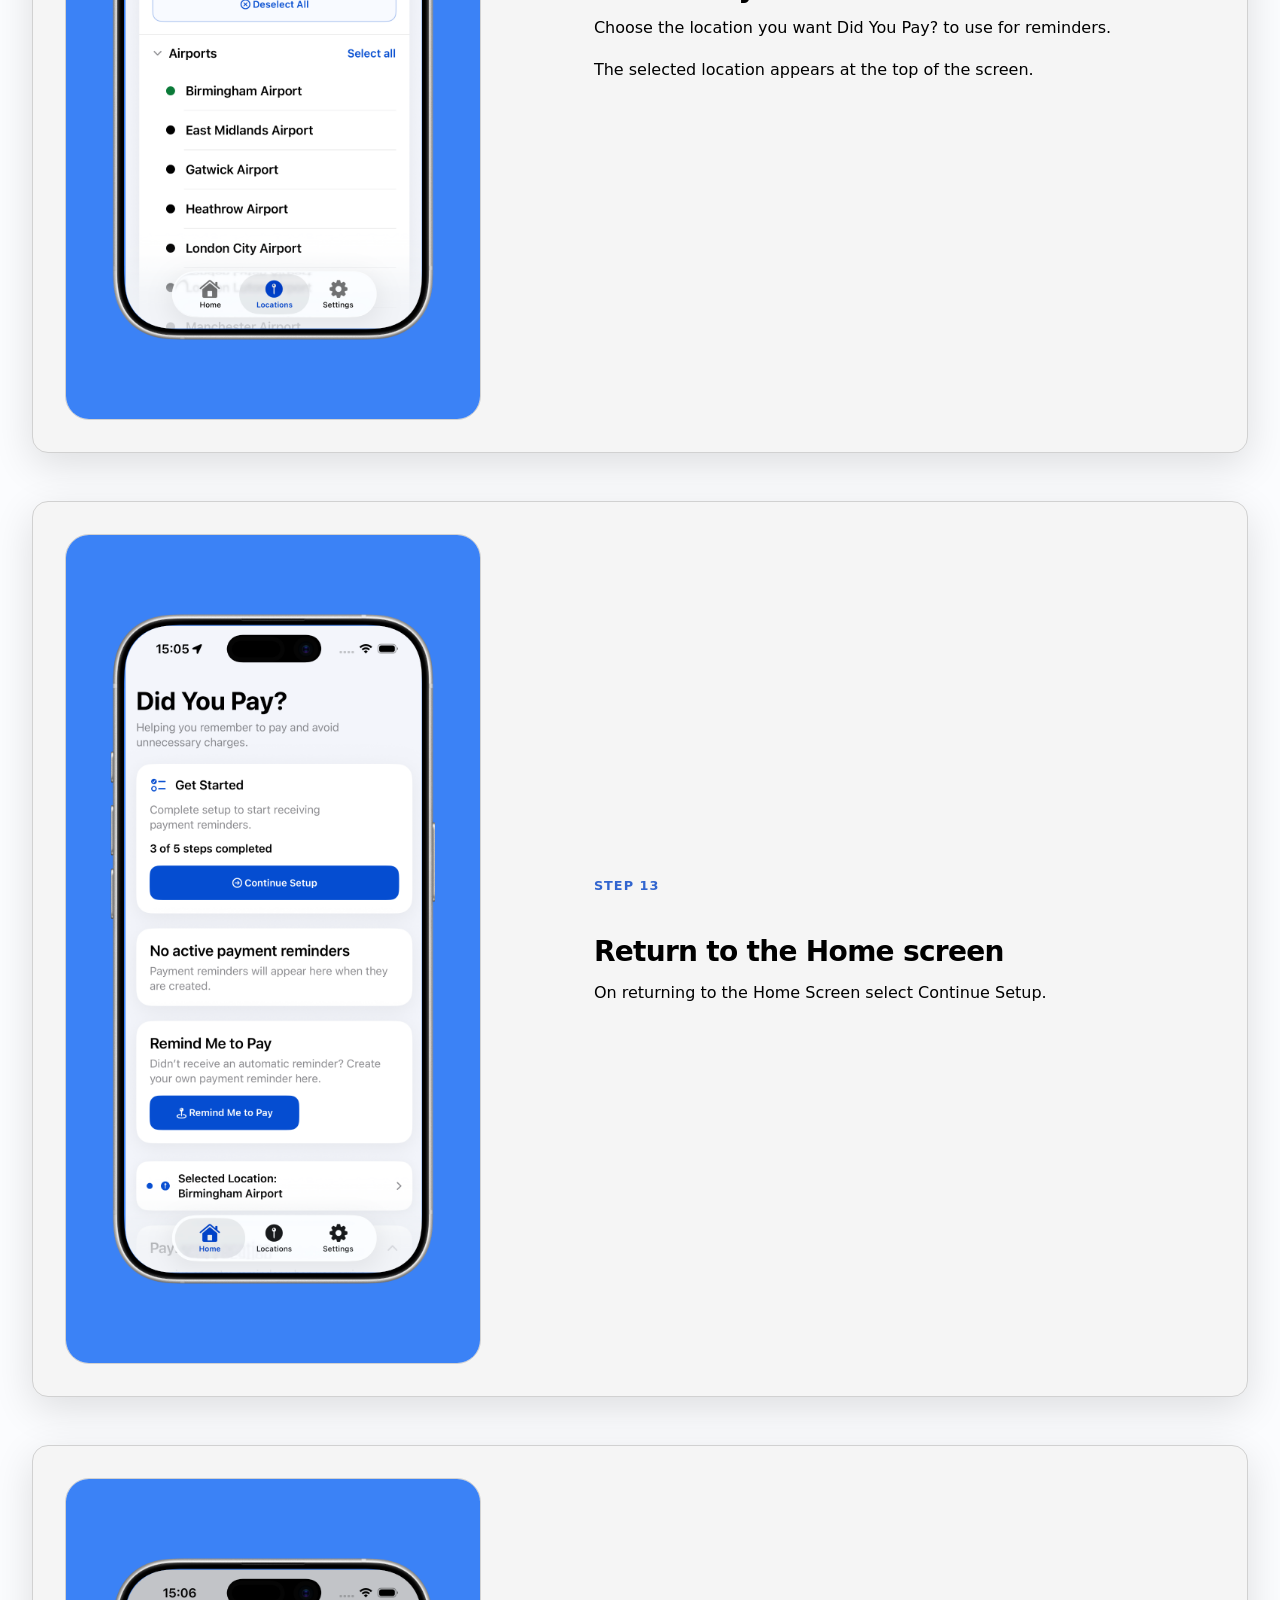
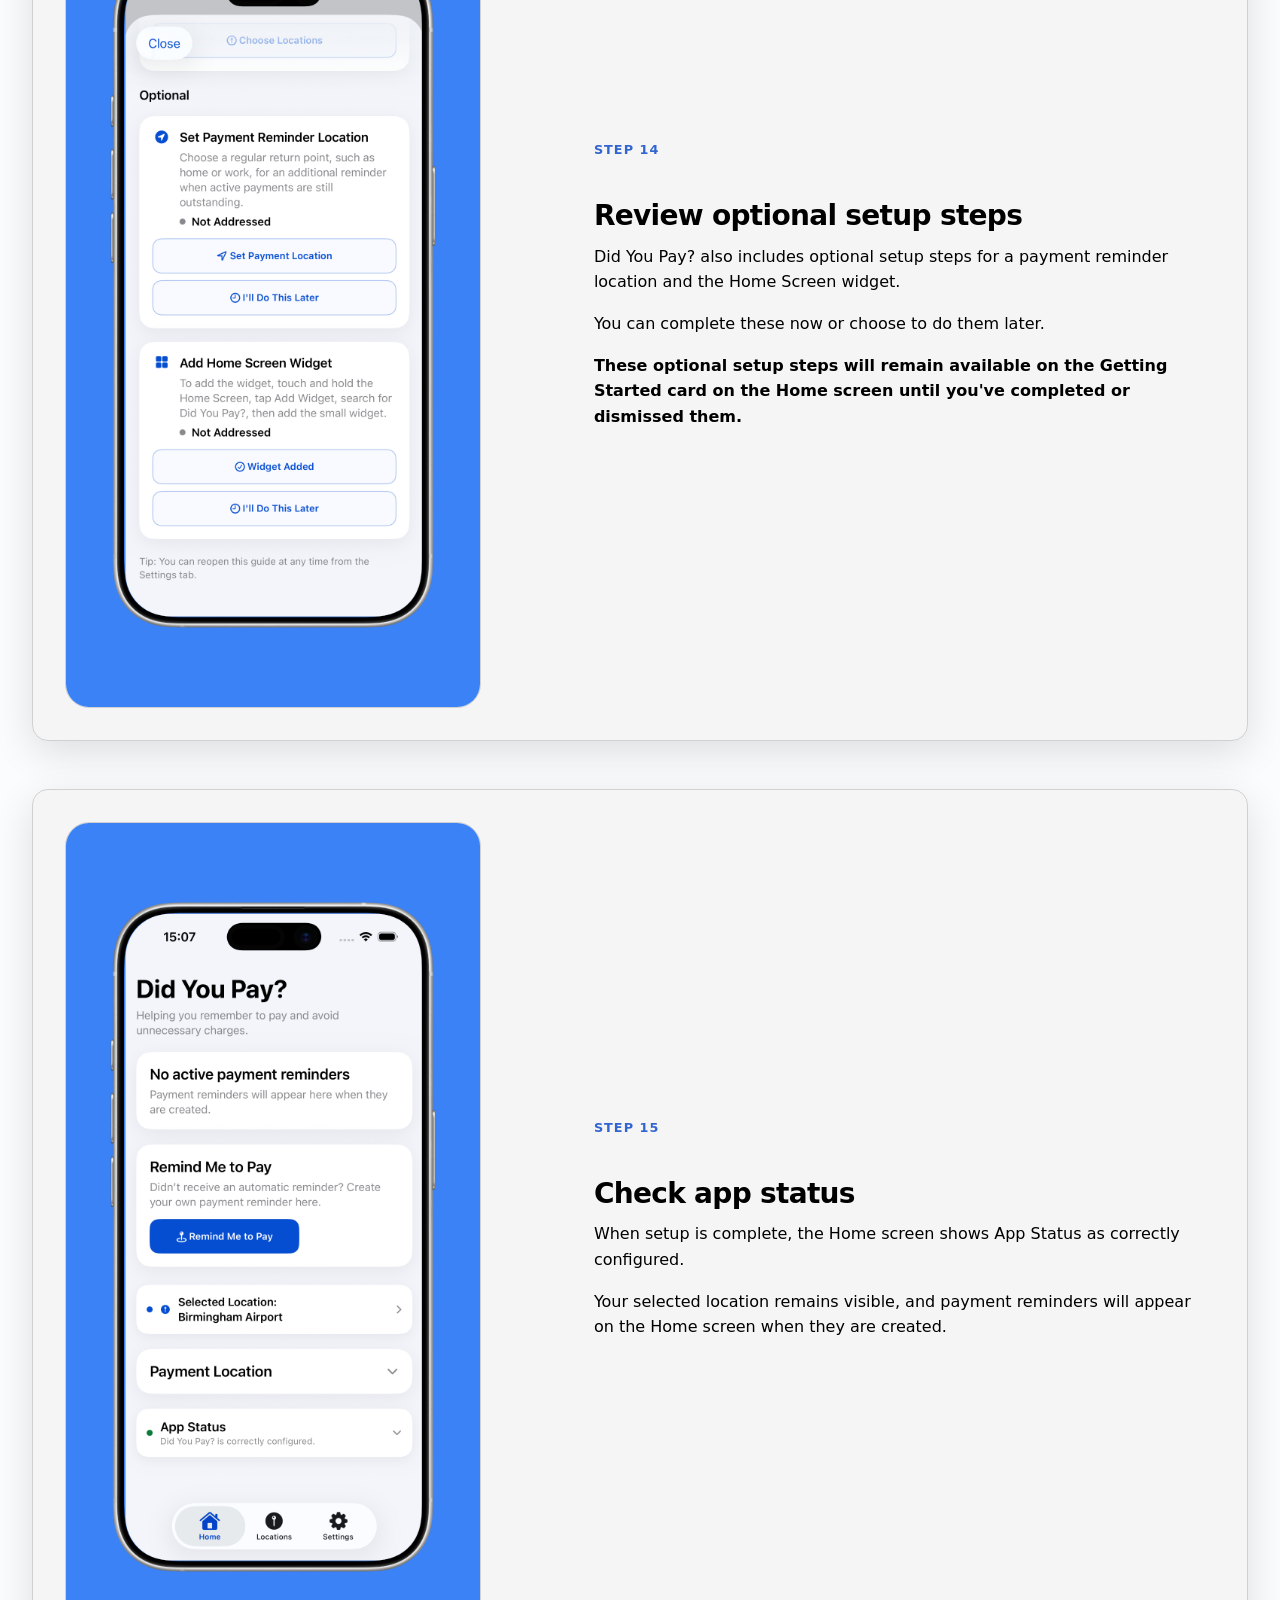
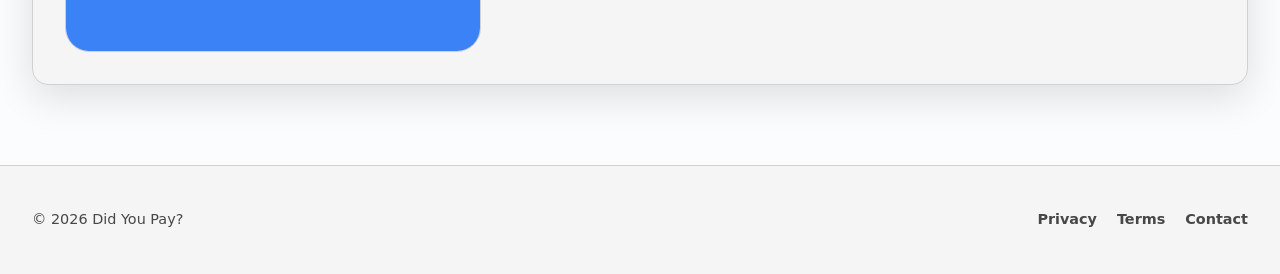
<file: getting-started.html>
<!doctype html>
<html lang="en">
<head>
  <meta charset="utf-8">
  <meta name="viewport" content="width=device-width, initial-scale=1">
  <meta name="description" content="Set up Did You Pay? and make sure location access, notifications and reminder locations are configured correctly.">
  <title>Getting Started | Did You Pay?</title>
  <link rel="canonical" href="https://didyoupay.co.uk/getting-started.html">
  <link rel="icon" href="favicon.ico">
  <link rel="icon" type="image/png" sizes="32x32" href="favicon-32.png">
  <link rel="icon" type="image/png" sizes="16x16" href="favicon-16.png">
  <link rel="apple-touch-icon" href="apple-touch-icon.png">
  <link rel="stylesheet" href="css/style.css">
  <script src="js/script.js" defer></script>
</head>
<body>
  <a class="skip-link" href="#main-content">Skip to main content</a>
  <header class="site-header"><div class="container header-inner"><a class="site-name" href="index.html"><img class="site-logo" src="images/branding/logo/did-you-pay-logo-header-192.png" srcset="images/branding/logo/did-you-pay-logo-header-192.png 192w, images/branding/logo/did-you-pay-logo-header-384.png 384w" sizes="(min-width: 80rem) 10.5rem, (min-width: 64rem) 10rem, (min-width: 48rem) 9rem, clamp(6.5rem, 28vw, 8rem)" width="192" height="32" alt="Did You Pay?"></a><button class="nav-toggle" type="button" aria-expanded="false" aria-controls="site-navigation">Menu</button><nav id="site-navigation" class="site-navigation" aria-label="Primary navigation"><ul><li><a href="index.html">Home</a></li><li><a href="supported-locations.html">Locations</a></li><li><a href="faq.html">FAQ</a></li><li><a href="tutorials.html" aria-current="page">Tutorials</a></li><li><a href="contact.html">Contact</a></li><li><a href="privacy.html">Privacy</a></li><li><a href="terms.html">Terms</a></li><li><a href="release-notes.html">Release notes</a></li></ul></nav></div></header>
  <main id="main-content" class="tutorial-page">
    <section class="page-heading">
      <div class="container content-width tutorial-intro">
        <p class="eyebrow">Tutorial</p>
        <h1>Getting Started</h1>
        <p class="lead">Set up Did You Pay? and make sure everything is configured correctly.</p>
      </div>
    </section>

    <section class="section" aria-label="Getting Started tutorial steps">
      <div class="container tutorial-steps">
        <article class="tutorial-step card">
          <div class="tutorial-image">
            <img src="images/Getting%20Started/1%20-%20getting%20started.png" width="1100" height="2200" loading="lazy" alt="Did You Pay? Get Started checklist showing required setup steps.">
          </div>
          <div class="tutorial-content">
            <p class="tutorial-step-number">Step 1</p>
            <h2>Open the Get Started checklist</h2>
            <p>Did You Pay? asks for location access so it can recognise when you visit selected locations.</p>
            <p>For reliable reminders, location should be set to Always, which is a two-step process.</p>
            <p>Step 1 - Tap Enable Location Access.</p>
          </div>
        </article>

        <article class="tutorial-step card">
          <div class="tutorial-image">
            <img src="images/Getting%20Started/2%20-%20getting%20started.png" width="1100" height="2200" loading="lazy" alt="iPhone location permission prompt for Did You Pay?.">
          </div>
          <div class="tutorial-content">
            <p class="tutorial-step-number">Step 2</p>
            <h2>Allow location access</h2>
            <p>Select Allow While Using App.</p>
          </div>
        </article>

        <article class="tutorial-step card">
          <div class="tutorial-image">
            <img src="images/Getting%20Started/3%20-%20getting%20started.png" width="1100" height="2200" loading="lazy" alt="Did You Pay? setup checklist showing Open App Settings for location access.">
          </div>
          <div class="tutorial-content">
            <p class="tutorial-step-number">Step 3</p>
            <h2>Open app settings if needed</h2>
            <p>Did You Pay? needs location settings to be set to Always so that it can send you a reminder when you are in a selected location.</p>
            <p>Tap Open App Settings.</p>
          </div>
        </article>

        <article class="tutorial-step card">
          <div class="tutorial-image">
            <img src="images/Getting%20Started/4%20-%20getting%20started.png" width="1100" height="2200" loading="lazy" alt="iPhone settings screen for Did You Pay? showing Location set to While Using.">
          </div>
          <div class="tutorial-content">
            <p class="tutorial-step-number">Step 4</p>
            <h2>Review the Location setting</h2>
            <p>Tap Location While Using.</p>
          </div>
        </article>

        <article class="tutorial-step card">
          <div class="tutorial-image">
            <img src="images/Getting%20Started/5%20-%20getting%20started.png" width="1100" height="2200" loading="lazy" alt="iPhone Location settings showing Always selected and Precise Location turned on.">
          </div>
          <div class="tutorial-content">
            <p class="tutorial-step-number">Step 5</p>
            <h2>Choose Always location access</h2>
            <p>Select Always and keep Precise Location turned on.</p>
            <p>This helps Did You Pay? recognise selected locations even when the app is not open.</p>
          </div>
        </article>

        <article class="tutorial-step card">
          <div class="tutorial-image">
            <img src="images/Getting%20Started/6%20-%20getting%20started.png" width="1100" height="2200" loading="lazy" alt="Did You Pay? setup checklist showing Location Access complete and Notifications requiring attention.">
          </div>
          <div class="tutorial-content">
            <p class="tutorial-step-number">Step 6</p>
            <h2>Confirm location access is complete</h2>
            <p>Return to Did You Pay? and check that Location Access is marked complete.</p>
            <p>Next, tap Enable Notifications.</p>
          </div>
        </article>

        <article class="tutorial-step card">
          <div class="tutorial-image">
            <img src="images/Getting%20Started/7%20-%20getting%20started.png" width="1100" height="2200" loading="lazy" alt="iPhone notification permission prompt for Did You Pay?.">
          </div>
          <div class="tutorial-content">
            <p class="tutorial-step-number">Step 7</p>
            <h2>Allow notifications</h2>
            <p>Did You Pay? uses notifications to send payment reminders at the right time.</p>
            <p>Allow notifications when prompted so reminders can appear on your iPhone.</p>
          </div>
        </article>

        <article class="tutorial-step card">
          <div class="tutorial-image">
            <img src="images/Getting%20Started/8%20-%20getting%20started.png" width="1100" height="2200" loading="lazy" alt="Did You Pay? setup checklist showing notifications complete and recommended notification settings.">
          </div>
          <div class="tutorial-content">
            <p class="tutorial-step-number">Step 8</p>
            <h2>Review recommended notification settings</h2>
            <p>After notifications are enabled, Did You Pay? shows recommended iPhone notification settings.</p>
            <p>These settings help reminders stay visible until you have had a chance to act on them.</p>
            <p>Tap Open Notification Settings.</p>
          </div>
        </article>

        <article class="tutorial-step card">
          <div class="tutorial-image">
            <img src="images/Getting%20Started/9%20-%20getting%20started.png" width="1100" height="2200" loading="lazy" alt="iPhone notification settings showing alerts, sounds, badges and banner style options.">
          </div>
          <div class="tutorial-content">
            <p class="tutorial-step-number">Step 9</p>
            <h2>Check notification settings</h2>
            <p>Not all the suggested settings may be available as they are iPhone and iOS version dependent.</p>
            <p>Set the settings that are available as per the suggestions.</p>
          </div>
        </article>

        <article class="tutorial-step card">
          <div class="tutorial-image">
            <img src="images/Getting%20Started/10%20-%20getting%20started.png" width="1100" height="2200" loading="lazy" alt="Did You Pay? setup checklist showing Select Locations and optional setup items.">
          </div>
          <div class="tutorial-content">
            <p class="tutorial-step-number">Step 10</p>
            <h2>Choose locations</h2>
            <p>The next required step is to choose at least one supported location where you want automatic payment reminders.</p>
          </div>
        </article>

        <article class="tutorial-step card">
          <div class="tutorial-image">
            <img src="images/Getting%20Started/11%20-%20getting%20started.png" width="1100" height="2200" loading="lazy" alt="Reminder Locations screen showing search and location categories.">
          </div>
          <div class="tutorial-content">
            <p class="tutorial-step-number">Step 11</p>
            <h2>Find a location</h2>
            <p>You can search for the location if you know it is one of the supported locations.</p>
          </div>
        </article>

        <article class="tutorial-step card">
          <div class="tutorial-image">
            <img src="images/Getting%20Started/12%20-%20getting%20started.png" width="1100" height="2200" loading="lazy" alt="Reminder Locations screen showing Birmingham Airport selected.">
          </div>
          <div class="tutorial-content">
            <p class="tutorial-step-number">Step 12</p>
            <h2>Or select your location</h2>
            <p>Choose the location you want Did You Pay? to use for reminders.</p>
            <p>The selected location appears at the top of the screen.</p>
          </div>
        </article>

        <article class="tutorial-step card">
          <div class="tutorial-image">
            <img src="images/Getting%20Started/13%20-%20getting%20started.png" width="1100" height="2200" loading="lazy" alt="Did You Pay? Home screen showing setup progress and Birmingham Airport selected.">
          </div>
          <div class="tutorial-content">
            <p class="tutorial-step-number">Step 13</p>
            <h2>Return to the Home screen</h2>
            <p>On returning to the Home Screen select Continue Setup.</p>
          </div>
        </article>

        <article class="tutorial-step card">
          <div class="tutorial-image">
            <img src="images/Getting%20Started/14%20-%20getting%20started.png" width="1100" height="2200" loading="lazy" alt="Did You Pay? optional setup steps for payment reminder location and home screen widget.">
          </div>
          <div class="tutorial-content">
            <p class="tutorial-step-number">Step 14</p>
            <h2>Review optional setup steps</h2>
            <p>Did You Pay? also includes optional setup steps for a payment reminder location and the Home Screen widget.</p>
            <p>You can complete these now or choose to do them later.</p>
            <p><strong>These optional setup steps will remain available on the Getting Started card on the Home screen until you've completed or dismissed them.</strong></p>
          </div>
        </article>

        <article class="tutorial-step card">
          <div class="tutorial-image">
            <img src="images/Getting%20Started/15%20-%20getting%20started.png" width="1100" height="2200" loading="lazy" alt="Did You Pay? Home screen showing App Status correctly configured.">
          </div>
          <div class="tutorial-content">
            <p class="tutorial-step-number">Step 15</p>
            <h2>Check app status</h2>
            <p>When setup is complete, the Home screen shows App Status as correctly configured.</p>
            <p>Your selected location remains visible, and payment reminders will appear on the Home screen when they are created.</p>
          </div>
        </article>
      </div>
    </section>
  </main>
  <footer class="site-footer"><div class="container footer-inner"><p>&copy; <span data-current-year></span> Did You Pay?</p><nav aria-label="Footer navigation"><a href="privacy.html">Privacy</a><a href="terms.html">Terms</a><a href="contact.html">Contact</a></nav></div></footer>
</body>
</html>
</file>
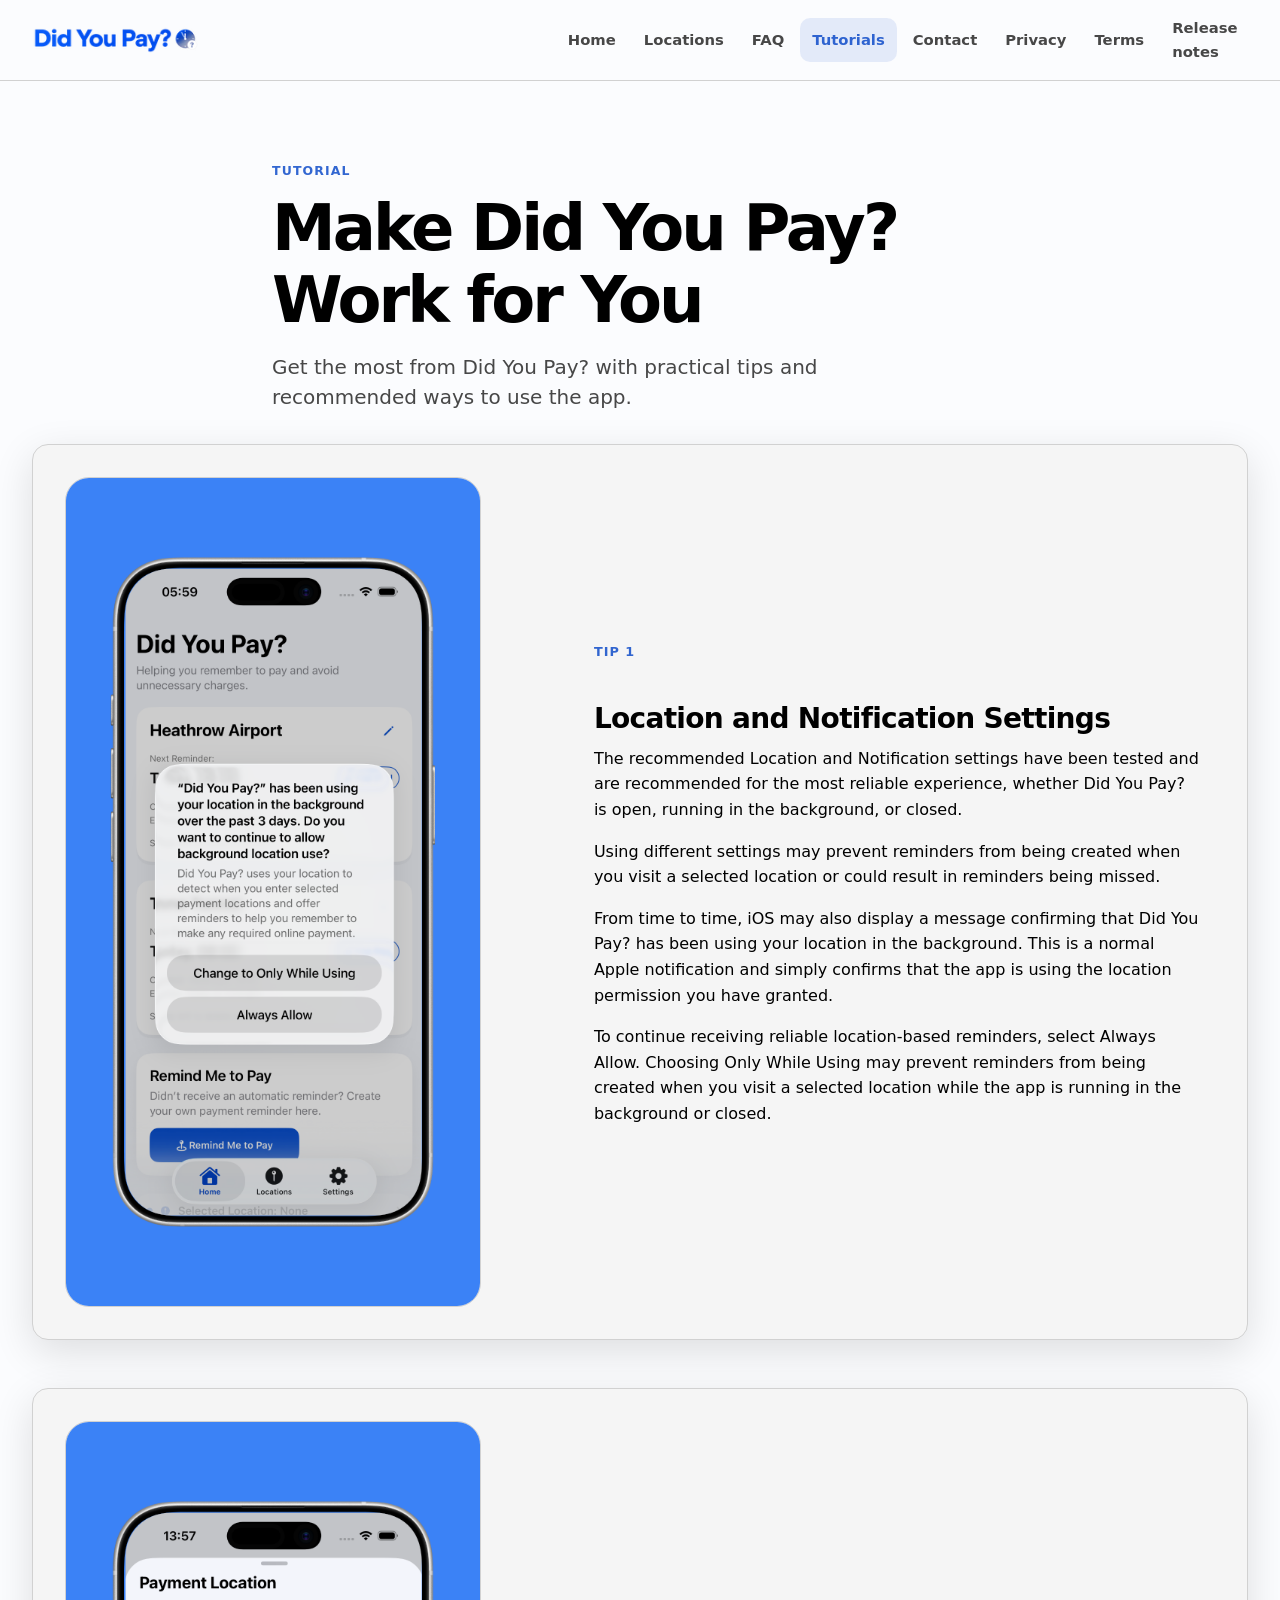
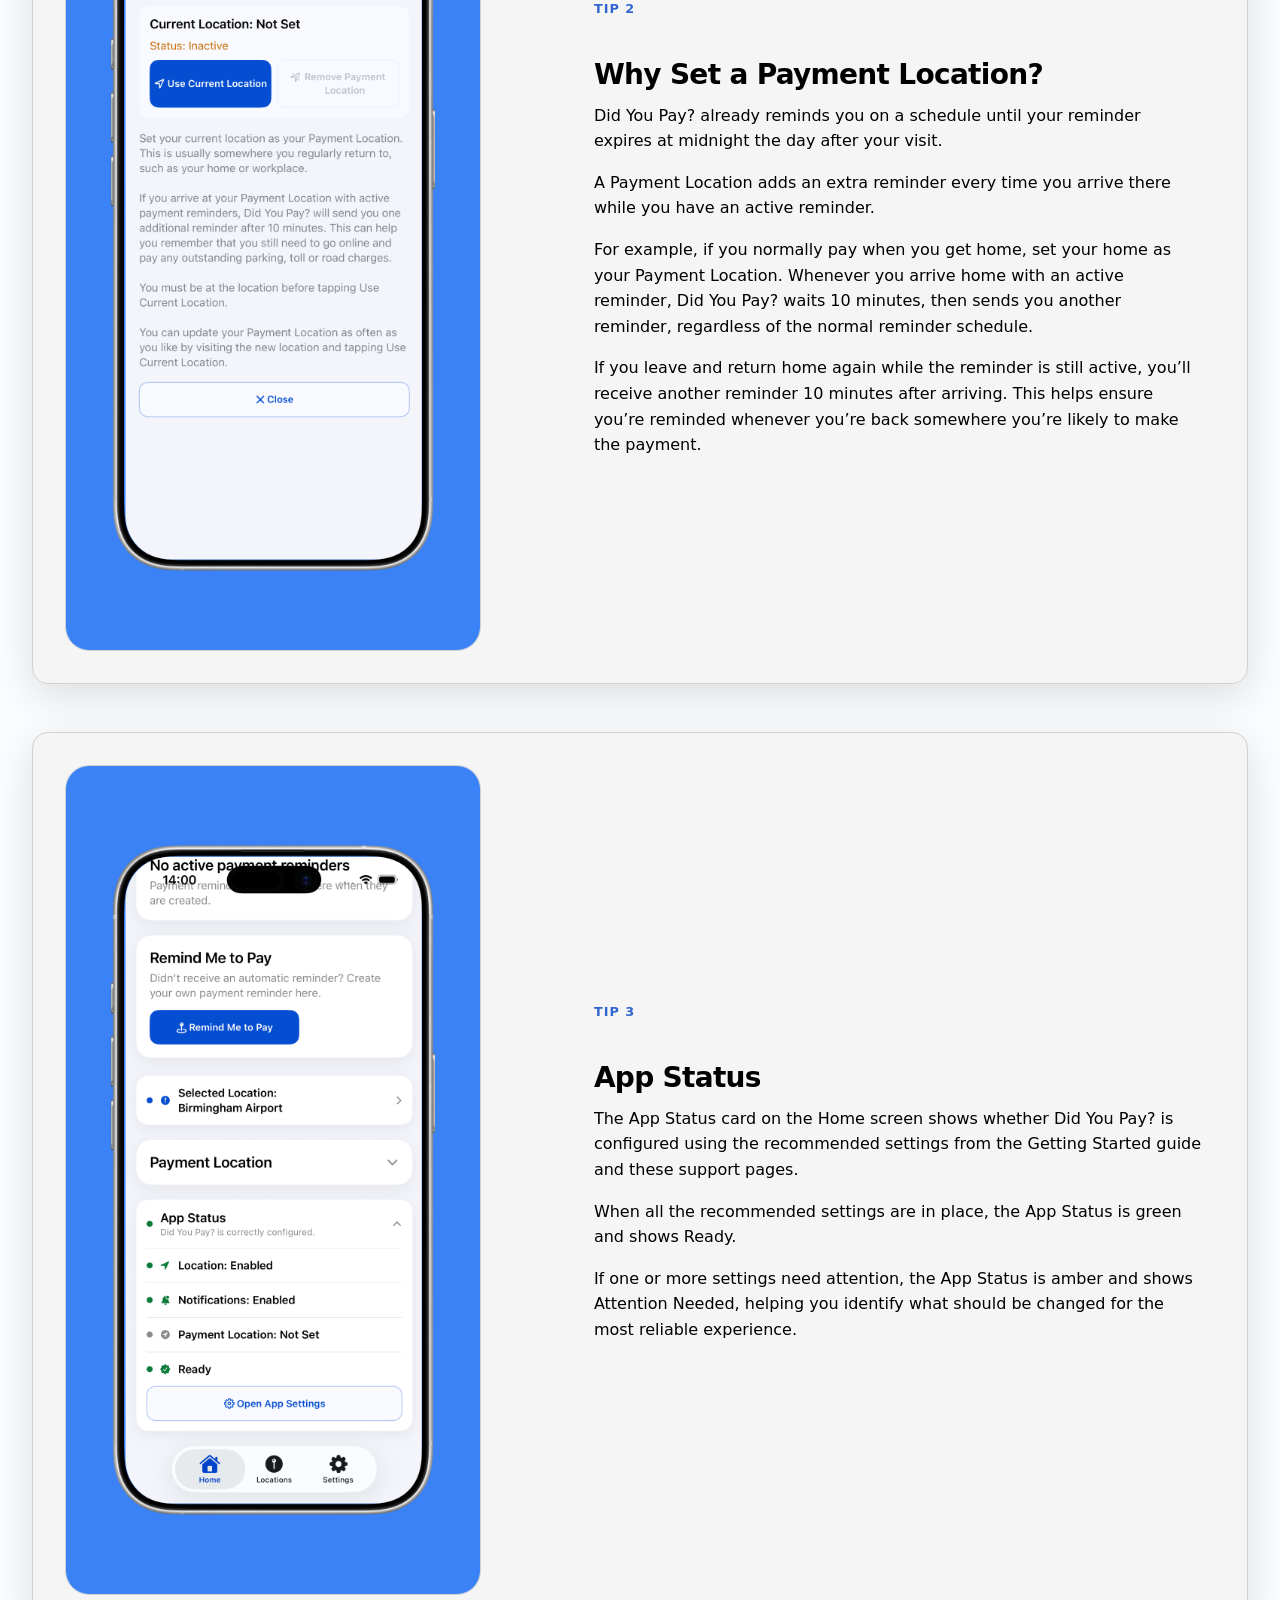
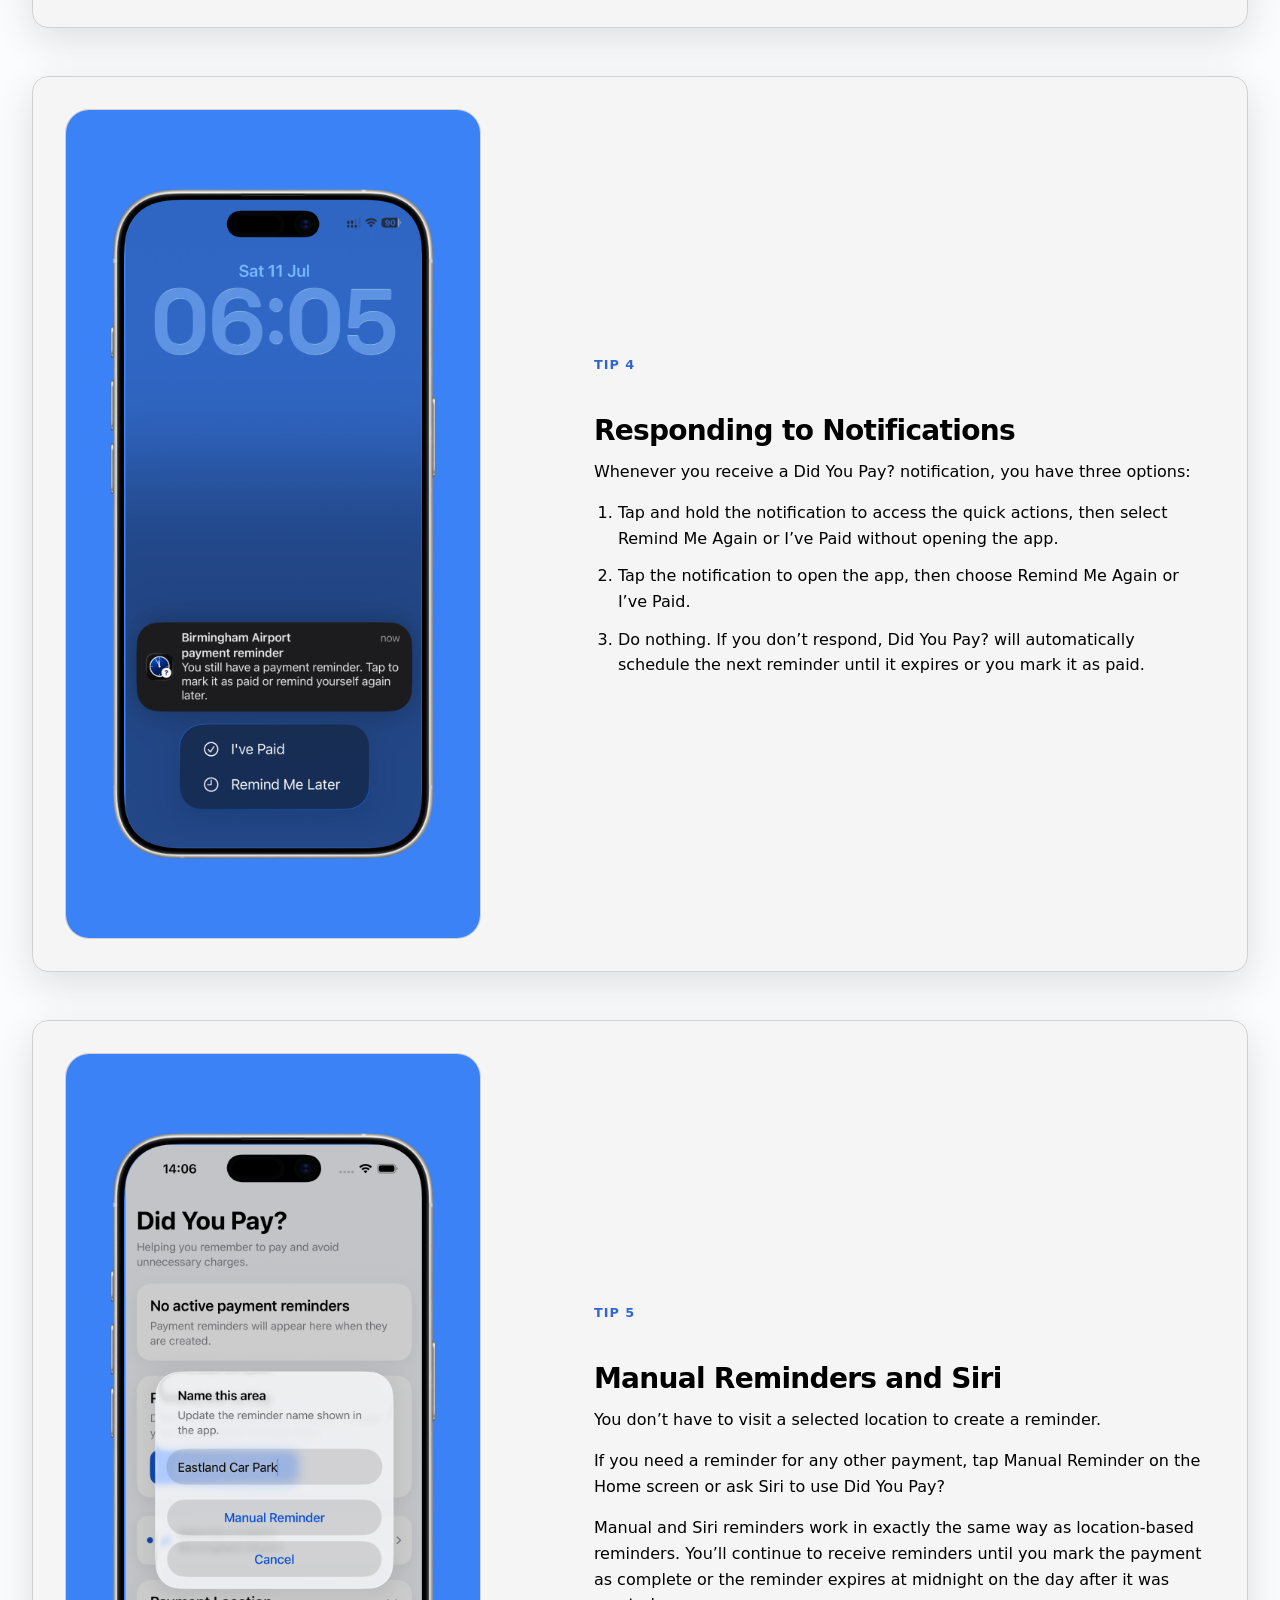
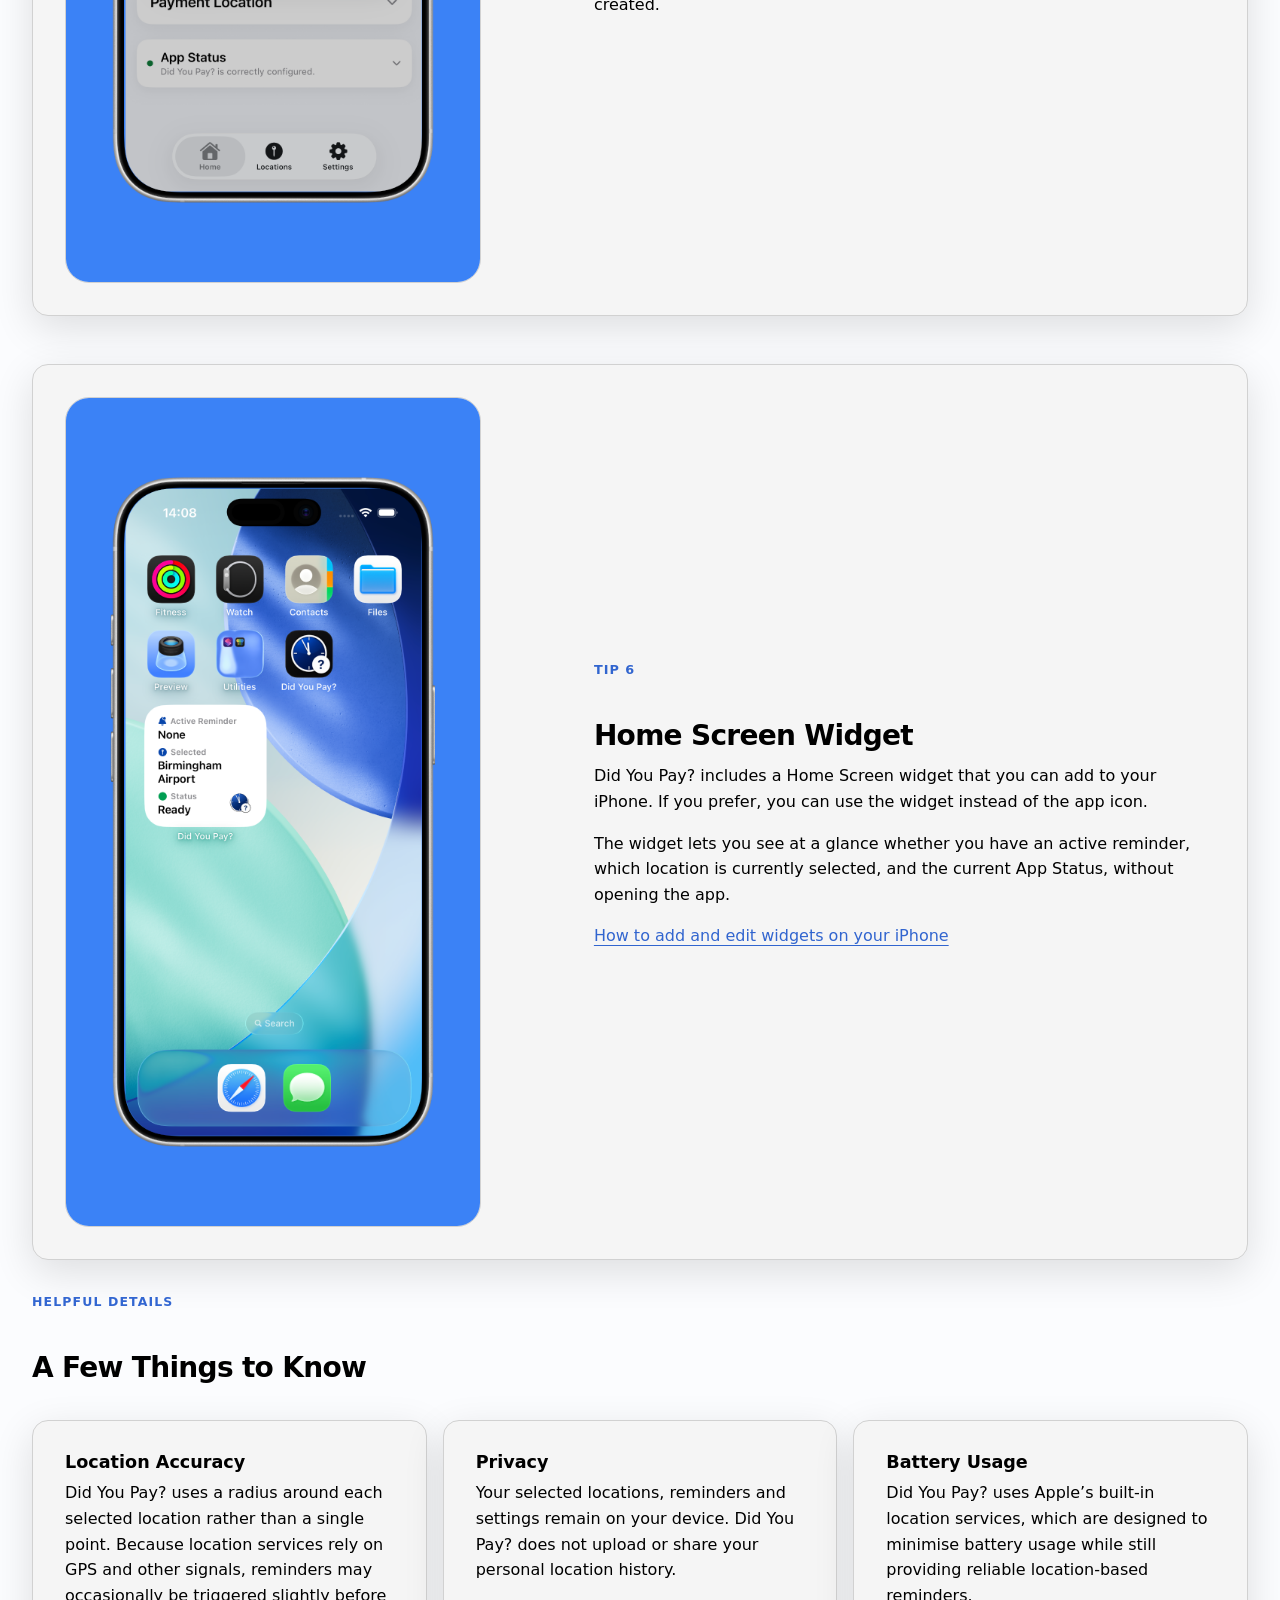
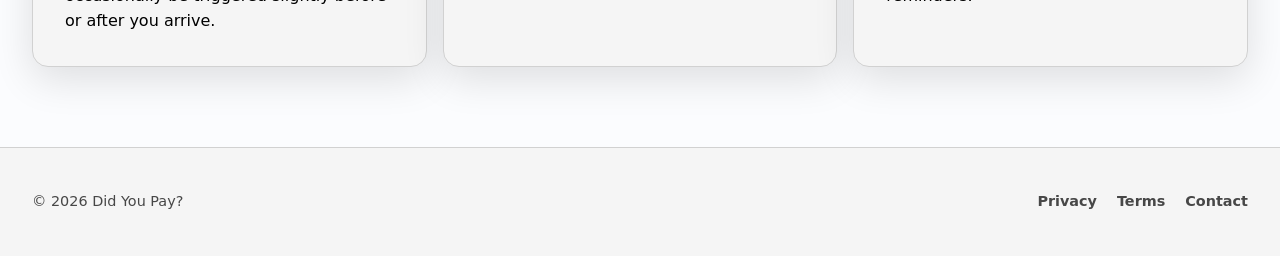
<file: make-did-you-pay-work-for-you.html>
<!doctype html>
<html lang="en">
<head>
  <meta charset="utf-8">
  <meta name="viewport" content="width=device-width, initial-scale=1">
  <meta name="description" content="Practical tips for reliable reminders, payment locations, notifications, Siri and widgets in Did You Pay?.">
  <title>Make Did You Pay? Work for You | Did You Pay?</title>
  <link rel="canonical" href="https://didyoupay.co.uk/make-did-you-pay-work-for-you.html">
  <link rel="icon" href="favicon.ico">
  <link rel="icon" type="image/png" sizes="32x32" href="favicon-32.png">
  <link rel="icon" type="image/png" sizes="16x16" href="favicon-16.png">
  <link rel="apple-touch-icon" href="apple-touch-icon.png">
  <link rel="stylesheet" href="css/style.css">
  <script src="js/script.js" defer></script>
</head>
<body>
  <a class="skip-link" href="#main-content">Skip to main content</a>
  <header class="site-header"><div class="container header-inner"><a class="site-name" href="index.html"><img class="site-logo" src="images/branding/logo/did-you-pay-logo-header-192.png" srcset="images/branding/logo/did-you-pay-logo-header-192.png 192w, images/branding/logo/did-you-pay-logo-header-384.png 384w" sizes="(min-width: 80rem) 10.5rem, (min-width: 64rem) 10rem, (min-width: 48rem) 9rem, clamp(6.5rem, 28vw, 8rem)" width="192" height="32" alt="Did You Pay?"></a><button class="nav-toggle" type="button" aria-expanded="false" aria-controls="site-navigation">Menu</button><nav id="site-navigation" class="site-navigation" aria-label="Primary navigation"><ul><li><a href="index.html">Home</a></li><li><a href="supported-locations.html">Locations</a></li><li><a href="faq.html">FAQ</a></li><li><a href="tutorials.html" aria-current="page">Tutorials</a></li><li><a href="contact.html">Contact</a></li><li><a href="privacy.html">Privacy</a></li><li><a href="terms.html">Terms</a></li><li><a href="release-notes.html">Release notes</a></li></ul></nav></div></header>
  <main id="main-content" class="tutorial-page">
    <section class="page-heading">
      <div class="container content-width tutorial-intro work-for-you-intro">
        <p class="eyebrow">Tutorial</p>
        <h1>Make Did You Pay? Work for You</h1>
        <p class="lead">Get the most from Did You Pay? with practical tips and recommended ways to use the app.</p>
      </div>
    </section>

    <section class="section" aria-label="Make Did You Pay? Work for You tutorial">
      <div class="container tutorial-steps">
        <article class="tutorial-step card">
          <div class="tutorial-image"><img src="images/Work%20For%20You/1-%20Work%20For%20you.png" width="799" height="1735" loading="lazy" alt="Recommended iPhone location and notification settings for Did You Pay?."></div>
          <div class="tutorial-content">
            <p class="tutorial-step-number">Tip 1</p><h2>Location and Notification Settings</h2>
            <p>The recommended Location and Notification settings have been tested and are recommended for the most reliable experience, whether Did You Pay? is open, running in the background, or closed.</p>
            <p>Using different settings may prevent reminders from being created when you visit a selected location or could result in reminders being missed.</p>
            <p>From time to time, iOS may also display a message confirming that Did You Pay? has been using your location in the background. This is a normal Apple notification and simply confirms that the app is using the location permission you have granted.</p>
            <p>To continue receiving reliable location-based reminders, select Always Allow. Choosing Only While Using may prevent reminders from being created when you visit a selected location while the app is running in the background or closed.</p>
          </div>
        </article>

        <article class="tutorial-step card">
          <div class="tutorial-image"><img src="images/Work%20For%20You/2-%20Work%20For%20you.png" width="1100" height="2200" loading="lazy" alt="Did You Pay? Payment Location setup screen."></div>
          <div class="tutorial-content">
            <p class="tutorial-step-number">Tip 2</p><h2>Why Set a Payment Location?</h2>
            <p>Did You Pay? already reminds you on a schedule until your reminder expires at midnight the day after your visit.</p>
            <p>A Payment Location adds an extra reminder every time you arrive there while you have an active reminder.</p>
            <p>For example, if you normally pay when you get home, set your home as your Payment Location. Whenever you arrive home with an active reminder, Did You Pay? waits 10 minutes, then sends you another reminder, regardless of the normal reminder schedule.</p>
            <p>If you leave and return home again while the reminder is still active, you’ll receive another reminder 10 minutes after arriving. This helps ensure you’re reminded whenever you’re back somewhere you’re likely to make the payment.</p>
          </div>
        </article>

        <article class="tutorial-step card">
          <div class="tutorial-image"><img src="images/Work%20For%20You/3-%20Work%20For%20you.png" width="1100" height="2200" loading="lazy" alt="Did You Pay? Home screen showing the App Status card."></div>
          <div class="tutorial-content">
            <p class="tutorial-step-number">Tip 3</p><h2>App Status</h2>
            <p>The App Status card on the Home screen shows whether Did You Pay? is configured using the recommended settings from the Getting Started guide and these support pages.</p>
            <p>When all the recommended settings are in place, the App Status is green and shows Ready.</p>
            <p>If one or more settings need attention, the App Status is amber and shows Attention Needed, helping you identify what should be changed for the most reliable experience.</p>
          </div>
        </article>

        <article class="tutorial-step card">
          <div class="tutorial-image"><img src="images/Work%20For%20You/4-%20Work%20For%20you.png" width="1100" height="2200" loading="lazy" alt="Did You Pay? notification with Remind Me Again and I’ve Paid quick actions."></div>
          <div class="tutorial-content">
            <p class="tutorial-step-number">Tip 4</p><h2>Responding to Notifications</h2>
            <p>Whenever you receive a Did You Pay? notification, you have three options:</p>
            <ol>
              <li>Tap and hold the notification to access the quick actions, then select Remind Me Again or I’ve Paid without opening the app.</li>
              <li>Tap the notification to open the app, then choose Remind Me Again or I’ve Paid.</li>
              <li>Do nothing. If you don’t respond, Did You Pay? will automatically schedule the next reminder until it expires or you mark it as paid.</li>
            </ol>
          </div>
        </article>

        <article class="tutorial-step card">
          <div class="tutorial-image"><img src="images/Work%20For%20You/5-%20Work%20For%20you.png" width="1100" height="2200" loading="lazy" alt="Did You Pay? Manual Reminder and Siri options on the Home screen."></div>
          <div class="tutorial-content">
            <p class="tutorial-step-number">Tip 5</p><h2>Manual Reminders and Siri</h2>
            <p>You don’t have to visit a selected location to create a reminder.</p>
            <p>If you need a reminder for any other payment, tap Manual Reminder on the Home screen or ask Siri to use Did You Pay?</p>
            <p>Manual and Siri reminders work in exactly the same way as location-based reminders. You’ll continue to receive reminders until you mark the payment as complete or the reminder expires at midnight on the day after it was created.</p>
          </div>
        </article>

        <article class="tutorial-step card">
          <div class="tutorial-image"><img src="images/Work%20For%20You/6-%20Work%20For%20you.png" width="1100" height="2200" loading="lazy" alt="Did You Pay? iPhone Home Screen widget showing reminder and app status information."></div>
          <div class="tutorial-content">
            <p class="tutorial-step-number">Tip 6</p><h2>Home Screen Widget</h2>
            <p>Did You Pay? includes a Home Screen widget that you can add to your iPhone. If you prefer, you can use the widget instead of the app icon.</p>
            <p>The widget lets you see at a glance whether you have an active reminder, which location is currently selected, and the current App Status, without opening the app.</p>
            <p><a href="https://support.apple.com/en-gb/guide/iphone/iphb8f1bf206/ios" target="_blank" rel="noopener noreferrer">How to add and edit widgets on your iPhone</a></p>
          </div>
        </article>

        <section class="tutorial-notes" aria-labelledby="things-to-know-heading">
          <div class="content-width"><p class="eyebrow">Helpful details</p><h2 id="things-to-know-heading">A Few Things to Know</h2></div>
          <div class="card-grid tutorial-notes-grid">
            <article class="card"><h3 class="card__heading">Location Accuracy</h3><p>Did You Pay? uses a radius around each selected location rather than a single point. Because location services rely on GPS and other signals, reminders may occasionally be triggered slightly before or after you arrive.</p></article>
            <article class="card"><h3 class="card__heading">Privacy</h3><p>Your selected locations, reminders and settings remain on your device. Did You Pay? does not upload or share your personal location history.</p></article>
            <article class="card"><h3 class="card__heading">Battery Usage</h3><p>Did You Pay? uses Apple’s built-in location services, which are designed to minimise battery usage while still providing reliable location-based reminders.</p></article>
          </div>
        </section>
      </div>
    </section>
  </main>
  <footer class="site-footer"><div class="container footer-inner"><p>&copy; <span data-current-year></span> Did You Pay?</p><nav aria-label="Footer navigation"><a href="privacy.html">Privacy</a><a href="terms.html">Terms</a><a href="contact.html">Contact</a></nav></div></footer>
</body>
</html>
</file>
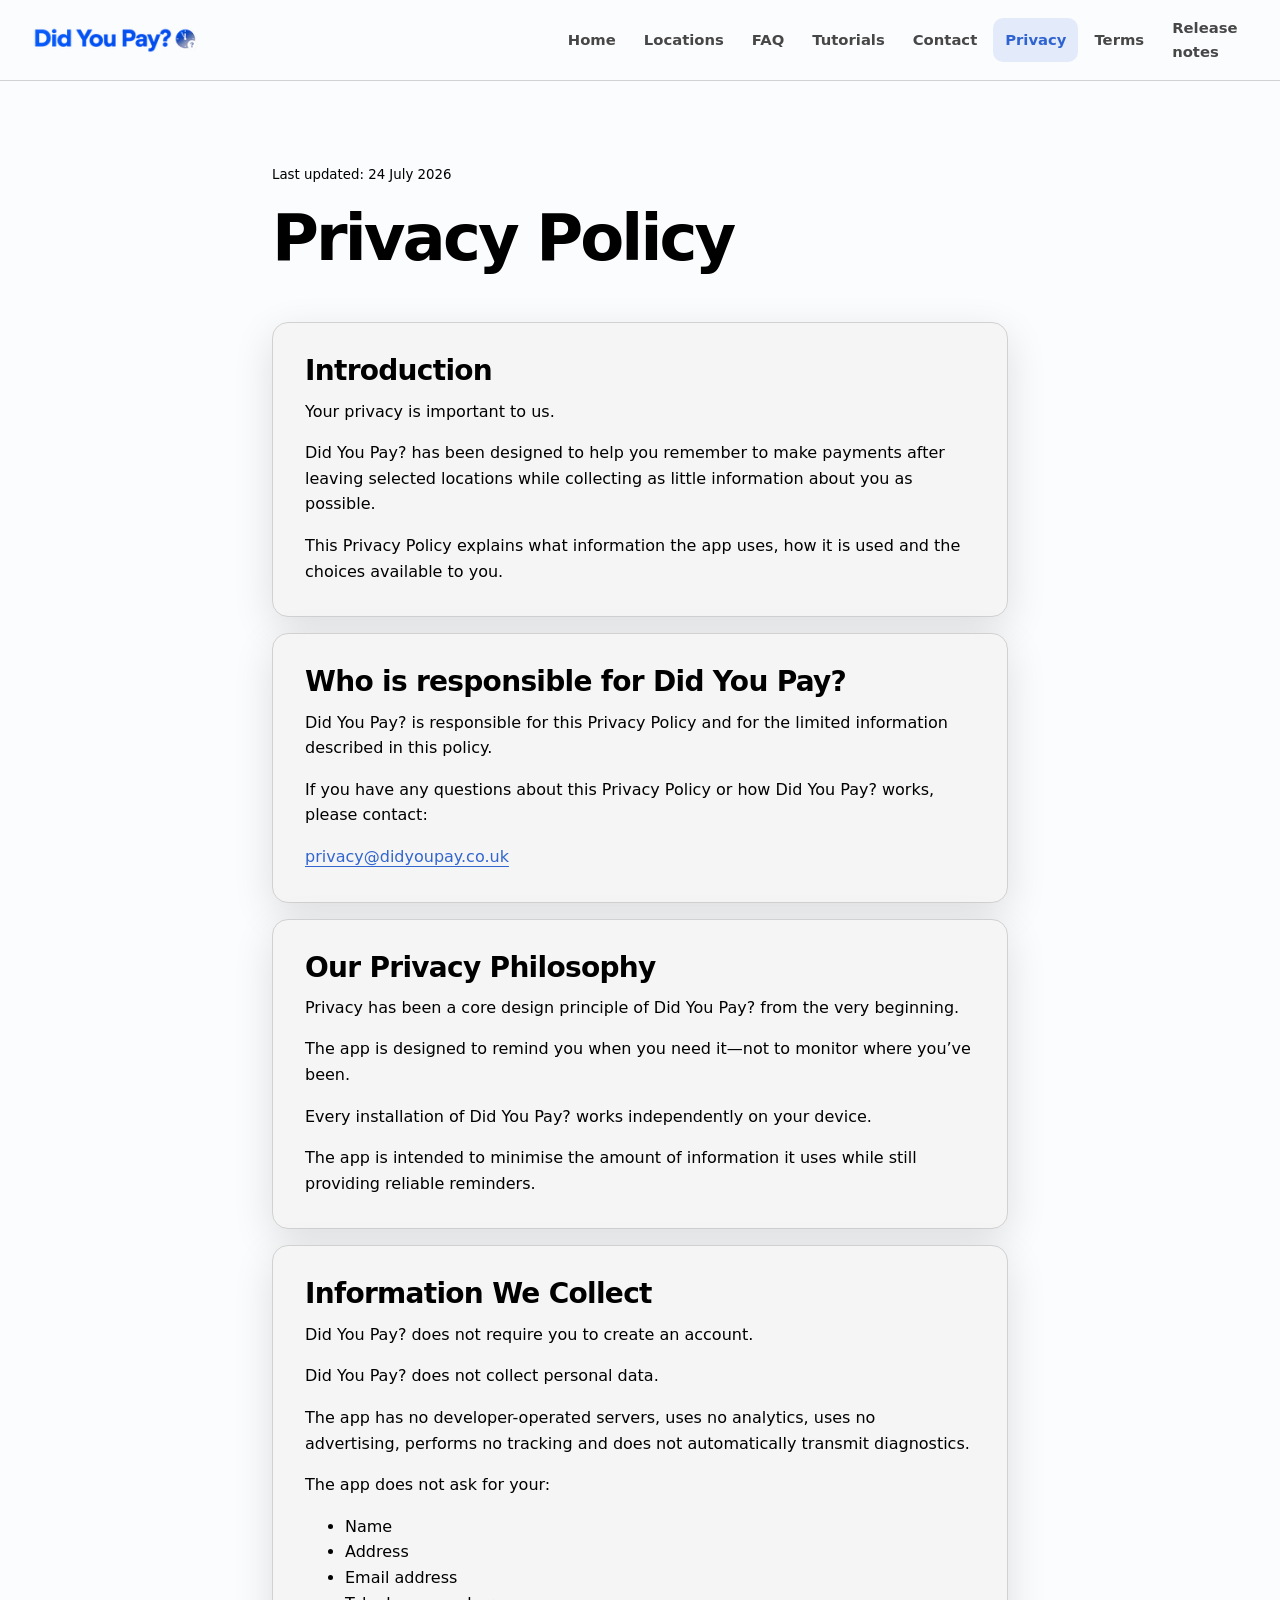
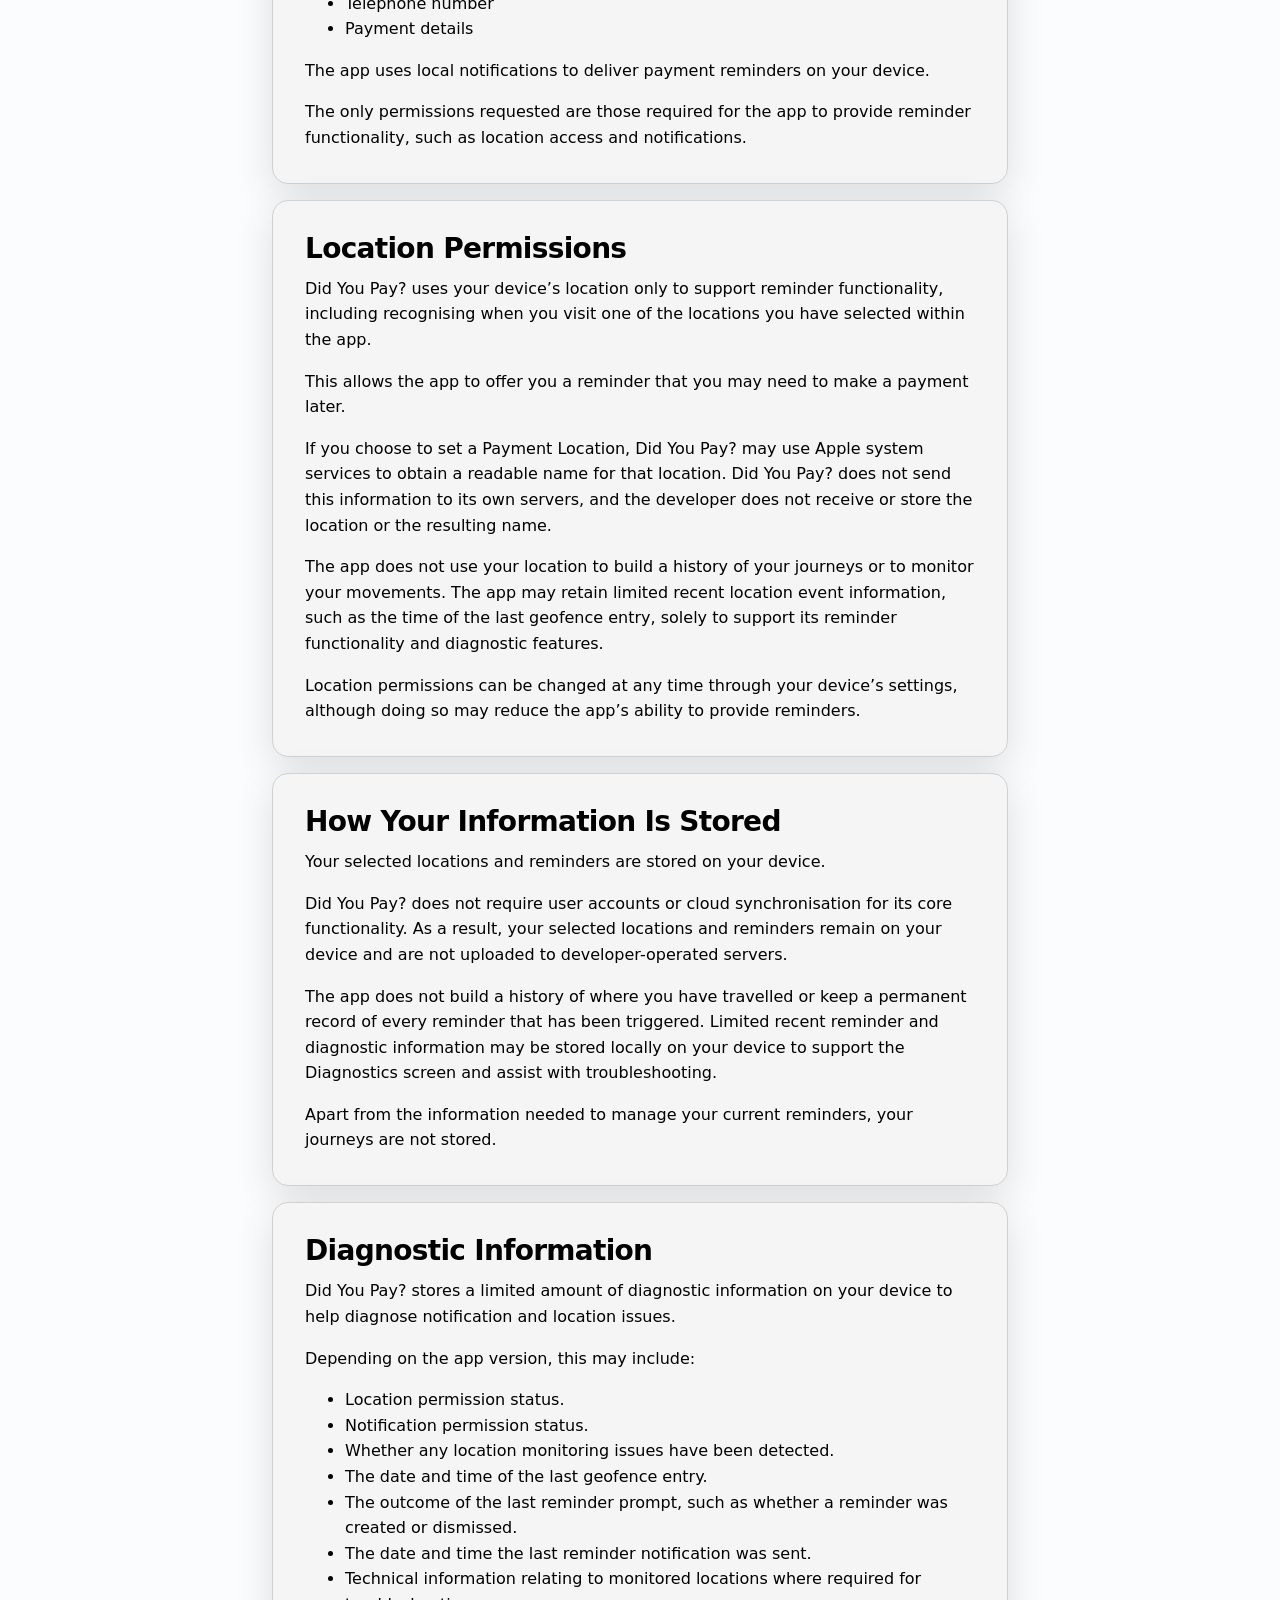
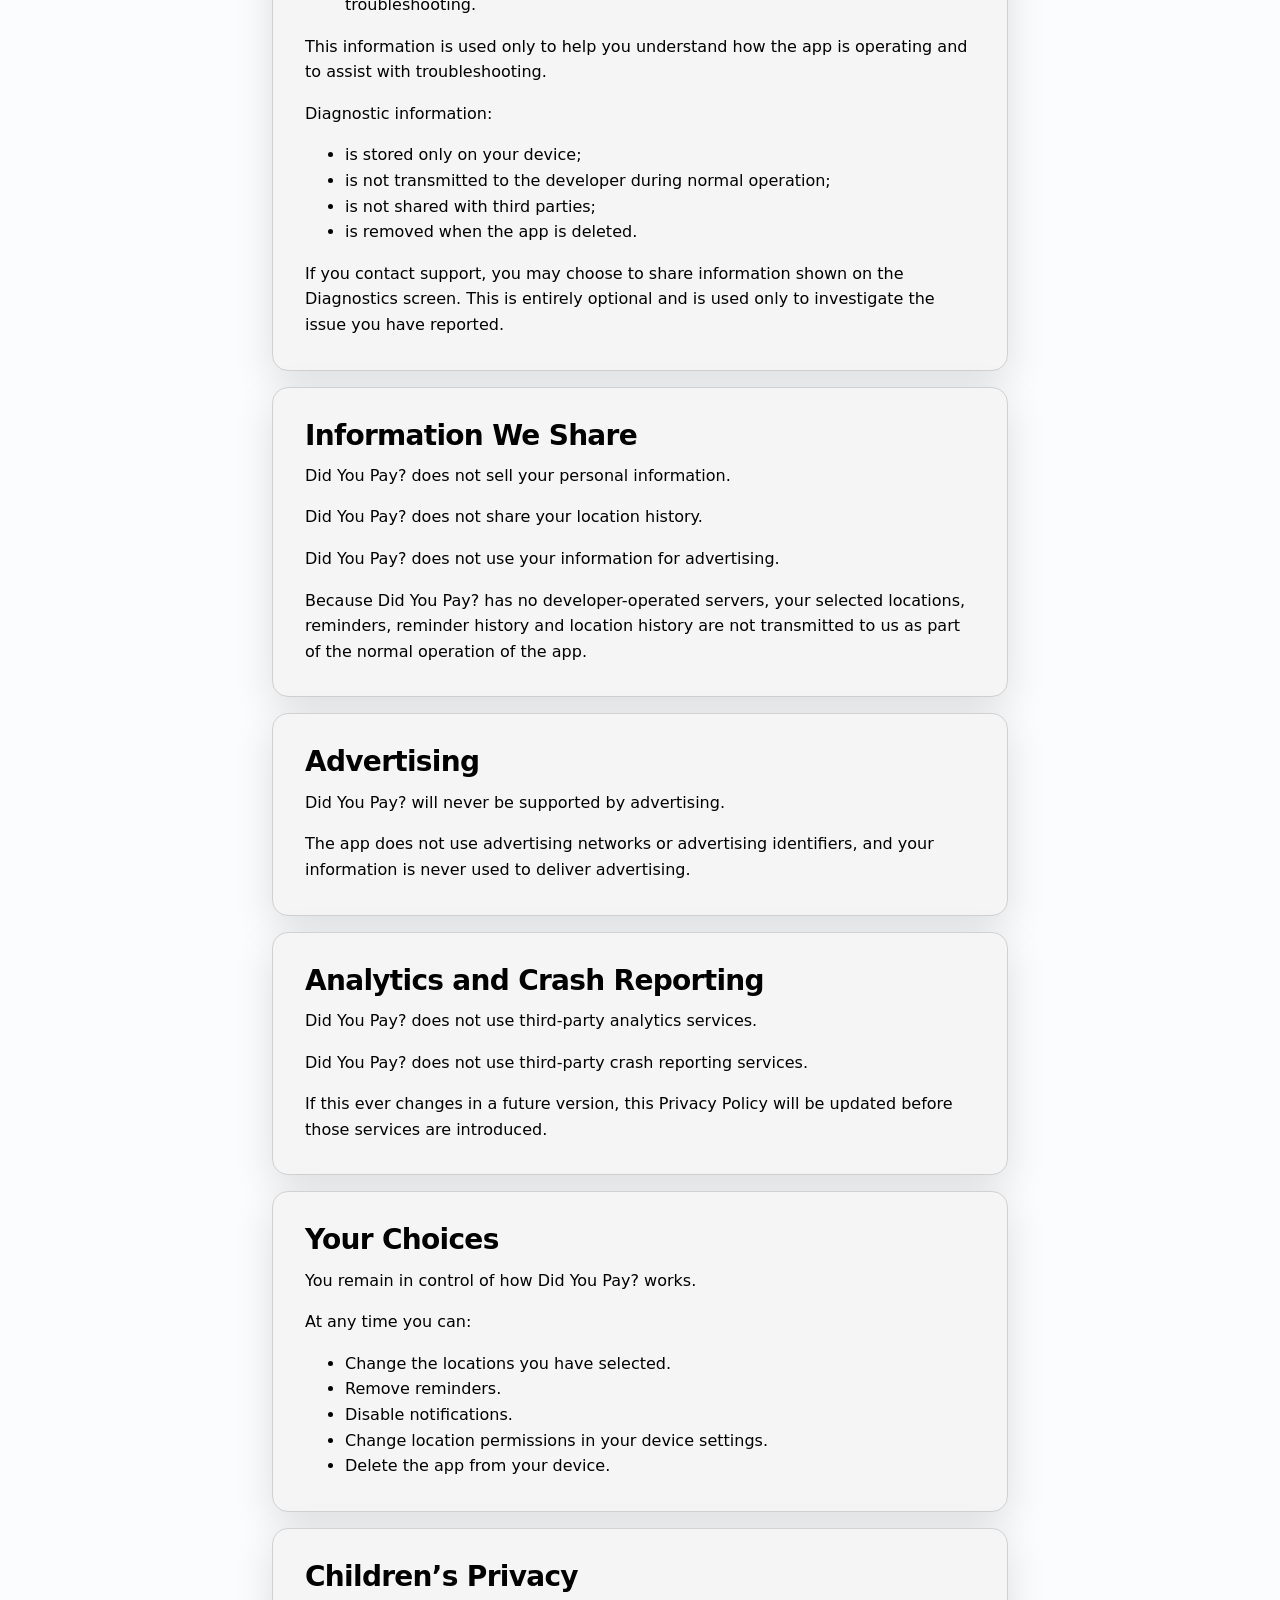
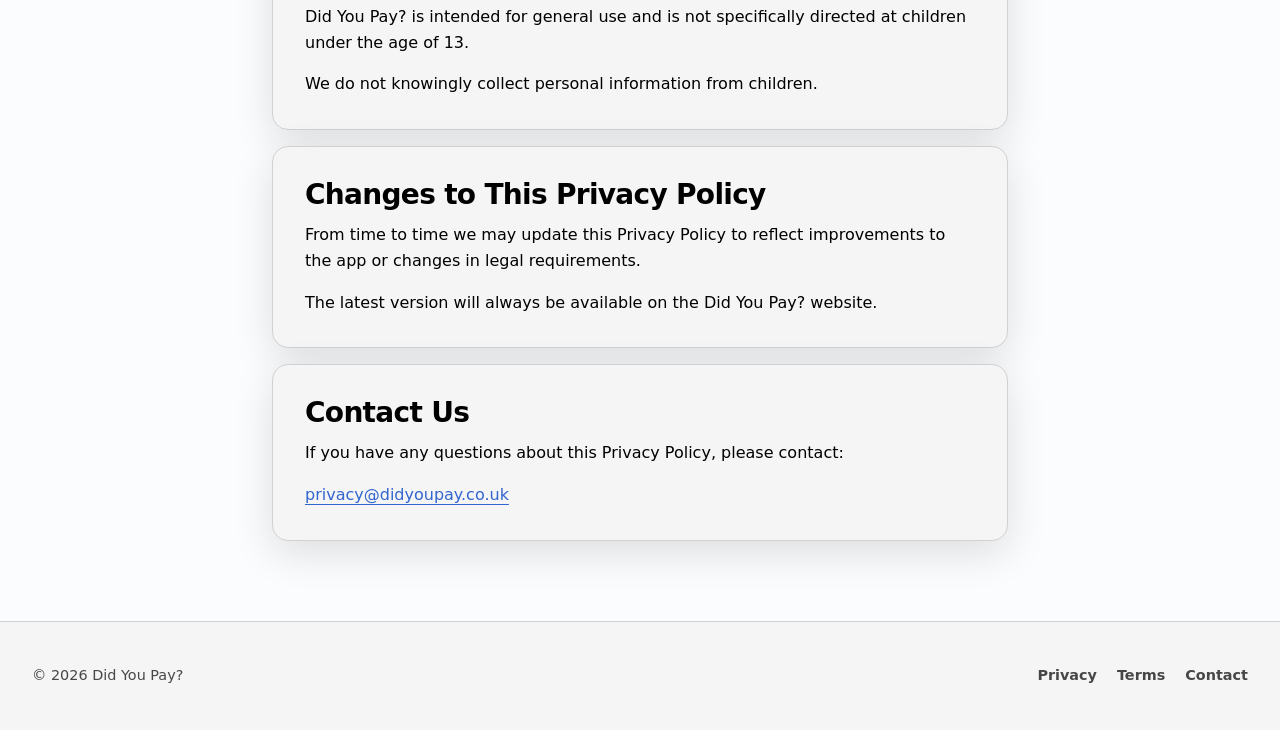
<file: privacy.html>
<!doctype html>
<html lang="en">
<head>
  <meta charset="utf-8">
  <meta name="viewport" content="width=device-width, initial-scale=1">
  <meta name="description" content="This Privacy Policy explains what information the app uses, how it is used and the choices available to you.">
  <title>Privacy Policy | Did You Pay?</title>
  <link rel="canonical" href="https://didyoupay.co.uk/privacy.html">
  <link rel="icon" href="favicon.ico">
  <link rel="icon" type="image/png" sizes="32x32" href="favicon-32.png">
  <link rel="icon" type="image/png" sizes="16x16" href="favicon-16.png">
  <link rel="apple-touch-icon" href="apple-touch-icon.png">
  <link rel="stylesheet" href="css/style.css">
  <script src="js/script.js" defer></script>
</head>
<body>
  <a class="skip-link" href="#main-content">Skip to main content</a>
  <header class="site-header"><div class="container header-inner"><a class="site-name" href="index.html"><img class="site-logo" src="images/branding/logo/did-you-pay-logo-header-192.png" srcset="images/branding/logo/did-you-pay-logo-header-192.png 192w, images/branding/logo/did-you-pay-logo-header-384.png 384w" sizes="(min-width: 80rem) 10.5rem, (min-width: 64rem) 10rem, (min-width: 48rem) 9rem, clamp(6.5rem, 28vw, 8rem)" width="192" height="32" alt="Did You Pay?"></a><button class="nav-toggle" type="button" aria-expanded="false" aria-controls="site-navigation">Menu</button><nav id="site-navigation" class="site-navigation" aria-label="Primary navigation"><ul><li><a href="index.html">Home</a></li><li><a href="supported-locations.html">Locations</a></li><li><a href="faq.html">FAQ</a></li><li><a href="tutorials.html">Tutorials</a></li><li><a href="contact.html">Contact</a></li><li><a href="privacy.html" aria-current="page">Privacy</a></li><li><a href="terms.html">Terms</a></li><li><a href="release-notes.html">Release notes</a></li></ul></nav></div></header>
  <main id="main-content">
    <section class="page-heading">
      <div class="container content-width">
        <p><small>Last updated: 24 July 2026</small></p>
        <h1>Privacy Policy</h1>
      </div>
    </section>

    <section class="section" aria-label="Privacy Policy">
      <div class="container content-width">
        <section class="card" aria-labelledby="privacy-introduction-heading">
          <h2 id="privacy-introduction-heading">Introduction</h2>
          <p>Your privacy is important to us.</p>
          <p>Did You Pay? has been designed to help you remember to make payments after leaving selected locations while collecting as little information about you as possible.</p>
          <p>This Privacy Policy explains what information the app uses, how it is used and the choices available to you.</p>
        </section>

        <section class="card" aria-labelledby="privacy-responsibility-heading">
          <h2 id="privacy-responsibility-heading">Who is responsible for Did You Pay?</h2>
          <p>Did You Pay? is responsible for this Privacy Policy and for the limited information described in this policy.</p>
          <p>If you have any questions about this Privacy Policy or how Did You Pay? works, please contact:</p>
          <p><a href="mailto:privacy@didyoupay.co.uk">privacy@didyoupay.co.uk</a></p>
        </section>

        <section class="card" aria-labelledby="privacy-philosophy-heading">
          <h2 id="privacy-philosophy-heading">Our Privacy Philosophy</h2>
          <p>Privacy has been a core design principle of Did You Pay? from the very beginning.</p>
          <p>The app is designed to remind you when you need it—not to monitor where you’ve been.</p>
          <p>Every installation of Did You Pay? works independently on your device.</p>
          <p>The app is intended to minimise the amount of information it uses while still providing reliable reminders.</p>
        </section>

        <section class="card" aria-labelledby="information-collect-heading">
          <h2 id="information-collect-heading">Information We Collect</h2>
          <p>Did You Pay? does not require you to create an account.</p>
          <p>Did You Pay? does not collect personal data.</p>
          <p>The app has no developer-operated servers, uses no analytics, uses no advertising, performs no tracking and does not automatically transmit diagnostics.</p>
          <p>The app does not ask for your:</p>
          <ul>
            <li>Name</li>
            <li>Address</li>
            <li>Email address</li>
            <li>Telephone number</li>
            <li>Payment details</li>
          </ul>
          <p>The app uses local notifications to deliver payment reminders on your device.</p>
          <p>The only permissions requested are those required for the app to provide reminder functionality, such as location access and notifications.</p>
        </section>

        <section class="card" aria-labelledby="location-permissions-heading">
          <h2 id="location-permissions-heading">Location Permissions</h2>
          <p>Did You Pay? uses your device’s location only to support reminder functionality, including recognising when you visit one of the locations you have selected within the app.</p>
          <p>This allows the app to offer you a reminder that you may need to make a payment later.</p>
          <p>If you choose to set a Payment Location, Did You Pay? may use Apple system services to obtain a readable name for that location. Did You Pay? does not send this information to its own servers, and the developer does not receive or store the location or the resulting name.</p>
          <p>The app does not use your location to build a history of your journeys or to monitor your movements. The app may retain limited recent location event information, such as the time of the last geofence entry, solely to support its reminder functionality and diagnostic features.</p>
          <p>Location permissions can be changed at any time through your device’s settings, although doing so may reduce the app’s ability to provide reminders.</p>
        </section>

        <section class="card" aria-labelledby="information-storage-heading">
          <h2 id="information-storage-heading">How Your Information Is Stored</h2>
          <p>Your selected locations and reminders are stored on your device.</p>
          <p>Did You Pay? does not require user accounts or cloud synchronisation for its core functionality. As a result, your selected locations and reminders remain on your device and are not uploaded to developer-operated servers.</p>
          <p>The app does not build a history of where you have travelled or keep a permanent record of every reminder that has been triggered. Limited recent reminder and diagnostic information may be stored locally on your device to support the Diagnostics screen and assist with troubleshooting.</p>
          <p>Apart from the information needed to manage your current reminders, your journeys are not stored.</p>
        </section>

        <section class="card" aria-labelledby="diagnostic-information-heading">
          <h2 id="diagnostic-information-heading">Diagnostic Information</h2>
          <p>Did You Pay? stores a limited amount of diagnostic information on your device to help diagnose notification and location issues.</p>
          <p>Depending on the app version, this may include:</p>
          <ul>
            <li>Location permission status.</li>
            <li>Notification permission status.</li>
            <li>Whether any location monitoring issues have been detected.</li>
            <li>The date and time of the last geofence entry.</li>
            <li>The outcome of the last reminder prompt, such as whether a reminder was created or dismissed.</li>
            <li>The date and time the last reminder notification was sent.</li>
            <li>Technical information relating to monitored locations where required for troubleshooting.</li>
          </ul>
          <p>This information is used only to help you understand how the app is operating and to assist with troubleshooting.</p>
          <p>Diagnostic information:</p>
          <ul>
            <li>is stored only on your device;</li>
            <li>is not transmitted to the developer during normal operation;</li>
            <li>is not shared with third parties;</li>
            <li>is removed when the app is deleted.</li>
          </ul>
          <p>If you contact support, you may choose to share information shown on the Diagnostics screen. This is entirely optional and is used only to investigate the issue you have reported.</p>
        </section>

        <section class="card" aria-labelledby="information-share-heading">
          <h2 id="information-share-heading">Information We Share</h2>
          <p>Did You Pay? does not sell your personal information.</p>
          <p>Did You Pay? does not share your location history.</p>
          <p>Did You Pay? does not use your information for advertising.</p>
          <p>Because Did You Pay? has no developer-operated servers, your selected locations, reminders, reminder history and location history are not transmitted to us as part of the normal operation of the app.</p>
        </section>

        <section class="card" aria-labelledby="advertising-heading">
          <h2 id="advertising-heading">Advertising</h2>
          <p>Did You Pay? will never be supported by advertising.</p>
          <p>The app does not use advertising networks or advertising identifiers, and your information is never used to deliver advertising.</p>
        </section>

        <section class="card" aria-labelledby="analytics-heading">
          <h2 id="analytics-heading">Analytics and Crash Reporting</h2>
          <p>Did You Pay? does not use third-party analytics services.</p>
          <p>Did You Pay? does not use third-party crash reporting services.</p>
          <p>If this ever changes in a future version, this Privacy Policy will be updated before those services are introduced.</p>
        </section>

        <section class="card" aria-labelledby="choices-heading">
          <h2 id="choices-heading">Your Choices</h2>
          <p>You remain in control of how Did You Pay? works.</p>
          <p>At any time you can:</p>
          <ul>
            <li>Change the locations you have selected.</li>
            <li>Remove reminders.</li>
            <li>Disable notifications.</li>
            <li>Change location permissions in your device settings.</li>
            <li>Delete the app from your device.</li>
          </ul>
        </section>

        <section class="card" aria-labelledby="children-privacy-heading">
          <h2 id="children-privacy-heading">Children’s Privacy</h2>
          <p>Did You Pay? is intended for general use and is not specifically directed at children under the age of 13.</p>
          <p>We do not knowingly collect personal information from children.</p>
        </section>

        <section class="card" aria-labelledby="policy-changes-heading">
          <h2 id="policy-changes-heading">Changes to This Privacy Policy</h2>
          <p>From time to time we may update this Privacy Policy to reflect improvements to the app or changes in legal requirements.</p>
          <p>The latest version will always be available on the Did You Pay? website.</p>
        </section>

        <section class="card" aria-labelledby="privacy-contact-heading">
          <h2 id="privacy-contact-heading">Contact Us</h2>
          <p>If you have any questions about this Privacy Policy, please contact:</p>
          <p><a href="mailto:privacy@didyoupay.co.uk">privacy@didyoupay.co.uk</a></p>
        </section>
      </div>
    </section>
  </main>
  <footer class="site-footer"><div class="container footer-inner"><p>&copy; <span data-current-year></span> Did You Pay?</p><nav aria-label="Footer navigation"><a href="privacy.html">Privacy</a><a href="terms.html">Terms</a><a href="contact.html">Contact</a></nav></div></footer>
</body>
</html>
</file>
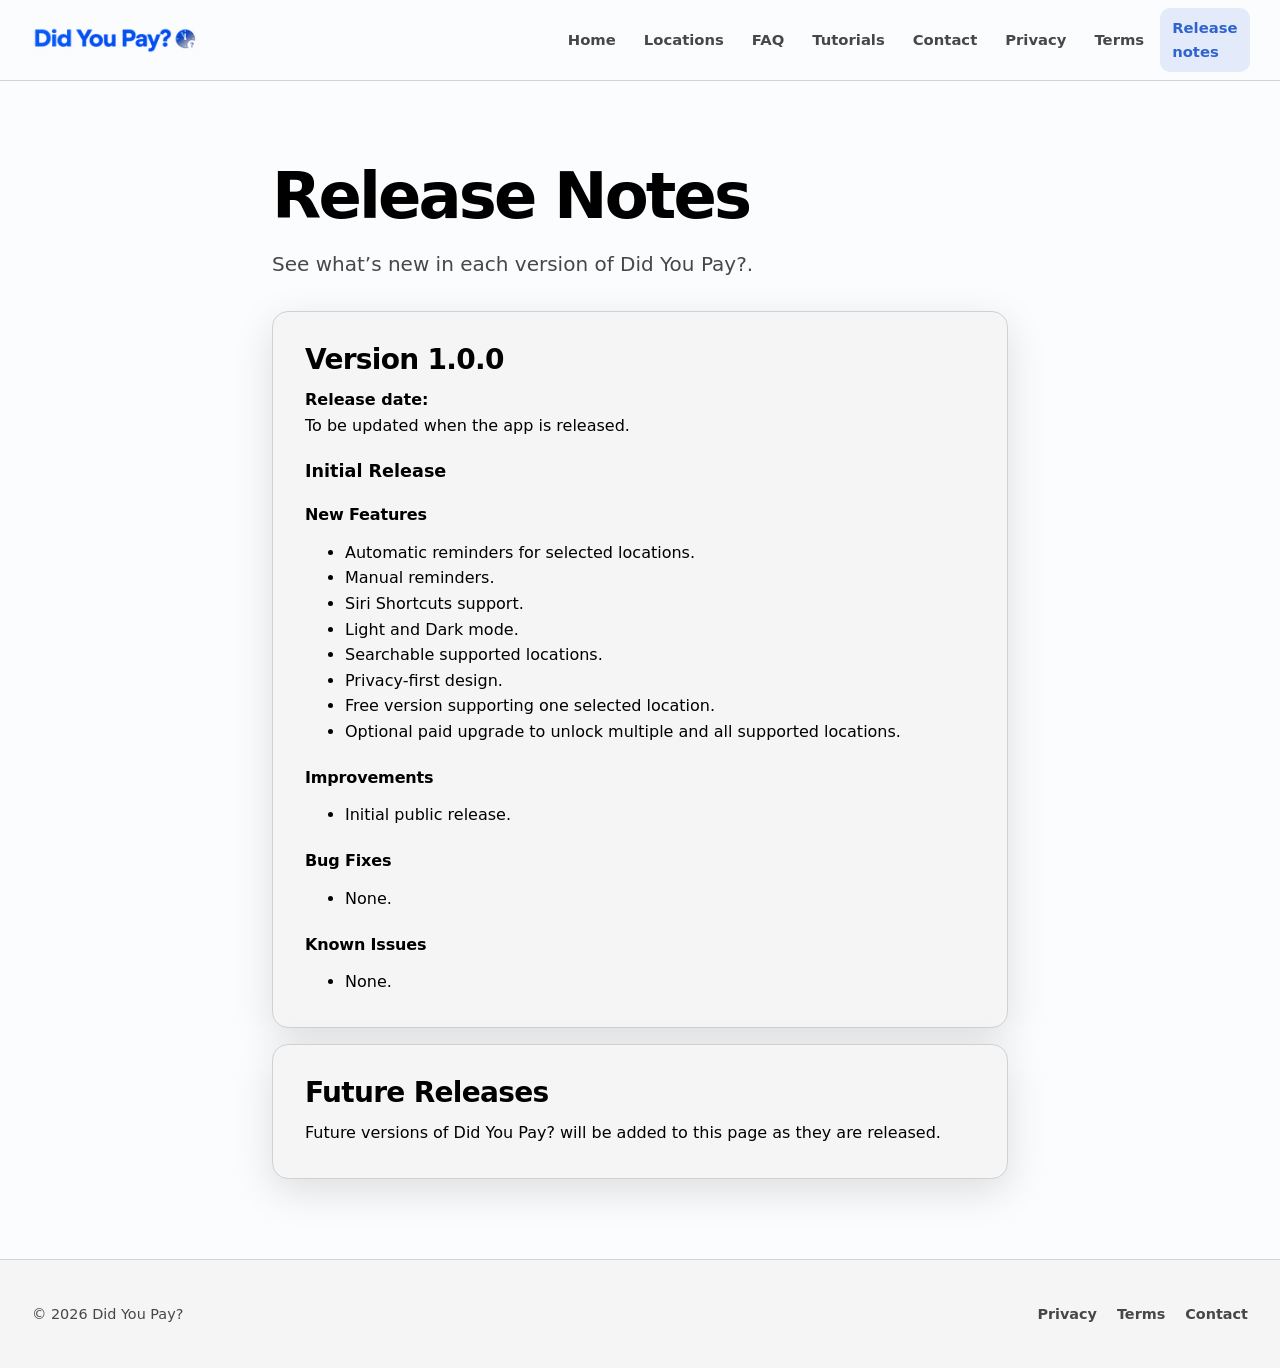
<file: release-notes.html>
<!doctype html>
<html lang="en">
<head>
  <meta charset="utf-8">
  <meta name="viewport" content="width=device-width, initial-scale=1">
  <meta name="description" content="Release notes and updates for Did You Pay?">
  <title>Release Notes | Did You Pay?</title>
  <link rel="canonical" href="https://didyoupay.co.uk/release-notes.html">
  <link rel="icon" href="favicon.ico">
  <link rel="icon" type="image/png" sizes="32x32" href="favicon-32.png">
  <link rel="icon" type="image/png" sizes="16x16" href="favicon-16.png">
  <link rel="apple-touch-icon" href="apple-touch-icon.png">
  <link rel="stylesheet" href="css/style.css">
  <script src="js/script.js" defer></script>
</head>
<body>
  <a class="skip-link" href="#main-content">Skip to main content</a>
  <header class="site-header"><div class="container header-inner"><a class="site-name" href="index.html"><img class="site-logo" src="images/branding/logo/did-you-pay-logo-header-192.png" srcset="images/branding/logo/did-you-pay-logo-header-192.png 192w, images/branding/logo/did-you-pay-logo-header-384.png 384w" sizes="(min-width: 80rem) 10.5rem, (min-width: 64rem) 10rem, (min-width: 48rem) 9rem, clamp(6.5rem, 28vw, 8rem)" width="192" height="32" alt="Did You Pay?"></a><button class="nav-toggle" type="button" aria-expanded="false" aria-controls="site-navigation">Menu</button><nav id="site-navigation" class="site-navigation" aria-label="Primary navigation"><ul><li><a href="index.html">Home</a></li><li><a href="supported-locations.html">Locations</a></li><li><a href="faq.html">FAQ</a></li><li><a href="tutorials.html">Tutorials</a></li><li><a href="contact.html">Contact</a></li><li><a href="privacy.html">Privacy</a></li><li><a href="terms.html">Terms</a></li><li><a href="release-notes.html" aria-current="page">Release notes</a></li></ul></nav></div></header>
  <main id="main-content">
    <section class="page-heading">
      <div class="container content-width">
        <h1>Release Notes</h1>
        <p class="lead">See what’s new in each version of Did You Pay?.</p>
      </div>
    </section>

    <section class="section" aria-label="Release Notes">
      <div class="container content-width">
        <article class="card" aria-labelledby="version-1-0-0-heading">
          <h2 id="version-1-0-0-heading">Version 1.0.0</h2>
          <p><strong>Release date:</strong><br>To be updated when the app is released.</p>

          <h3>Initial Release</h3>

          <h4>New Features</h4>
          <ul>
            <li>Automatic reminders for selected locations.</li>
            <li>Manual reminders.</li>
            <li>Siri Shortcuts support.</li>
            <li>Light and Dark mode.</li>
            <li>Searchable supported locations.</li>
            <li>Privacy-first design.</li>
            <li>Free version supporting one selected location.</li>
            <li>Optional paid upgrade to unlock multiple and all supported locations.</li>
          </ul>

          <h4>Improvements</h4>
          <ul>
            <li>Initial public release.</li>
          </ul>

          <h4>Bug Fixes</h4>
          <ul>
            <li>None.</li>
          </ul>

          <h4>Known Issues</h4>
          <ul>
            <li>None.</li>
          </ul>
        </article>

        <section class="card" aria-labelledby="future-releases-heading">
          <h2 id="future-releases-heading">Future Releases</h2>
          <p>Future versions of Did You Pay? will be added to this page as they are released.</p>
        </section>
      </div>
    </section>
  </main>
  <footer class="site-footer"><div class="container footer-inner"><p>&copy; <span data-current-year></span> Did You Pay?</p><nav aria-label="Footer navigation"><a href="privacy.html">Privacy</a><a href="terms.html">Terms</a><a href="contact.html">Contact</a></nav></div></footer>
</body>
</html>
</file>
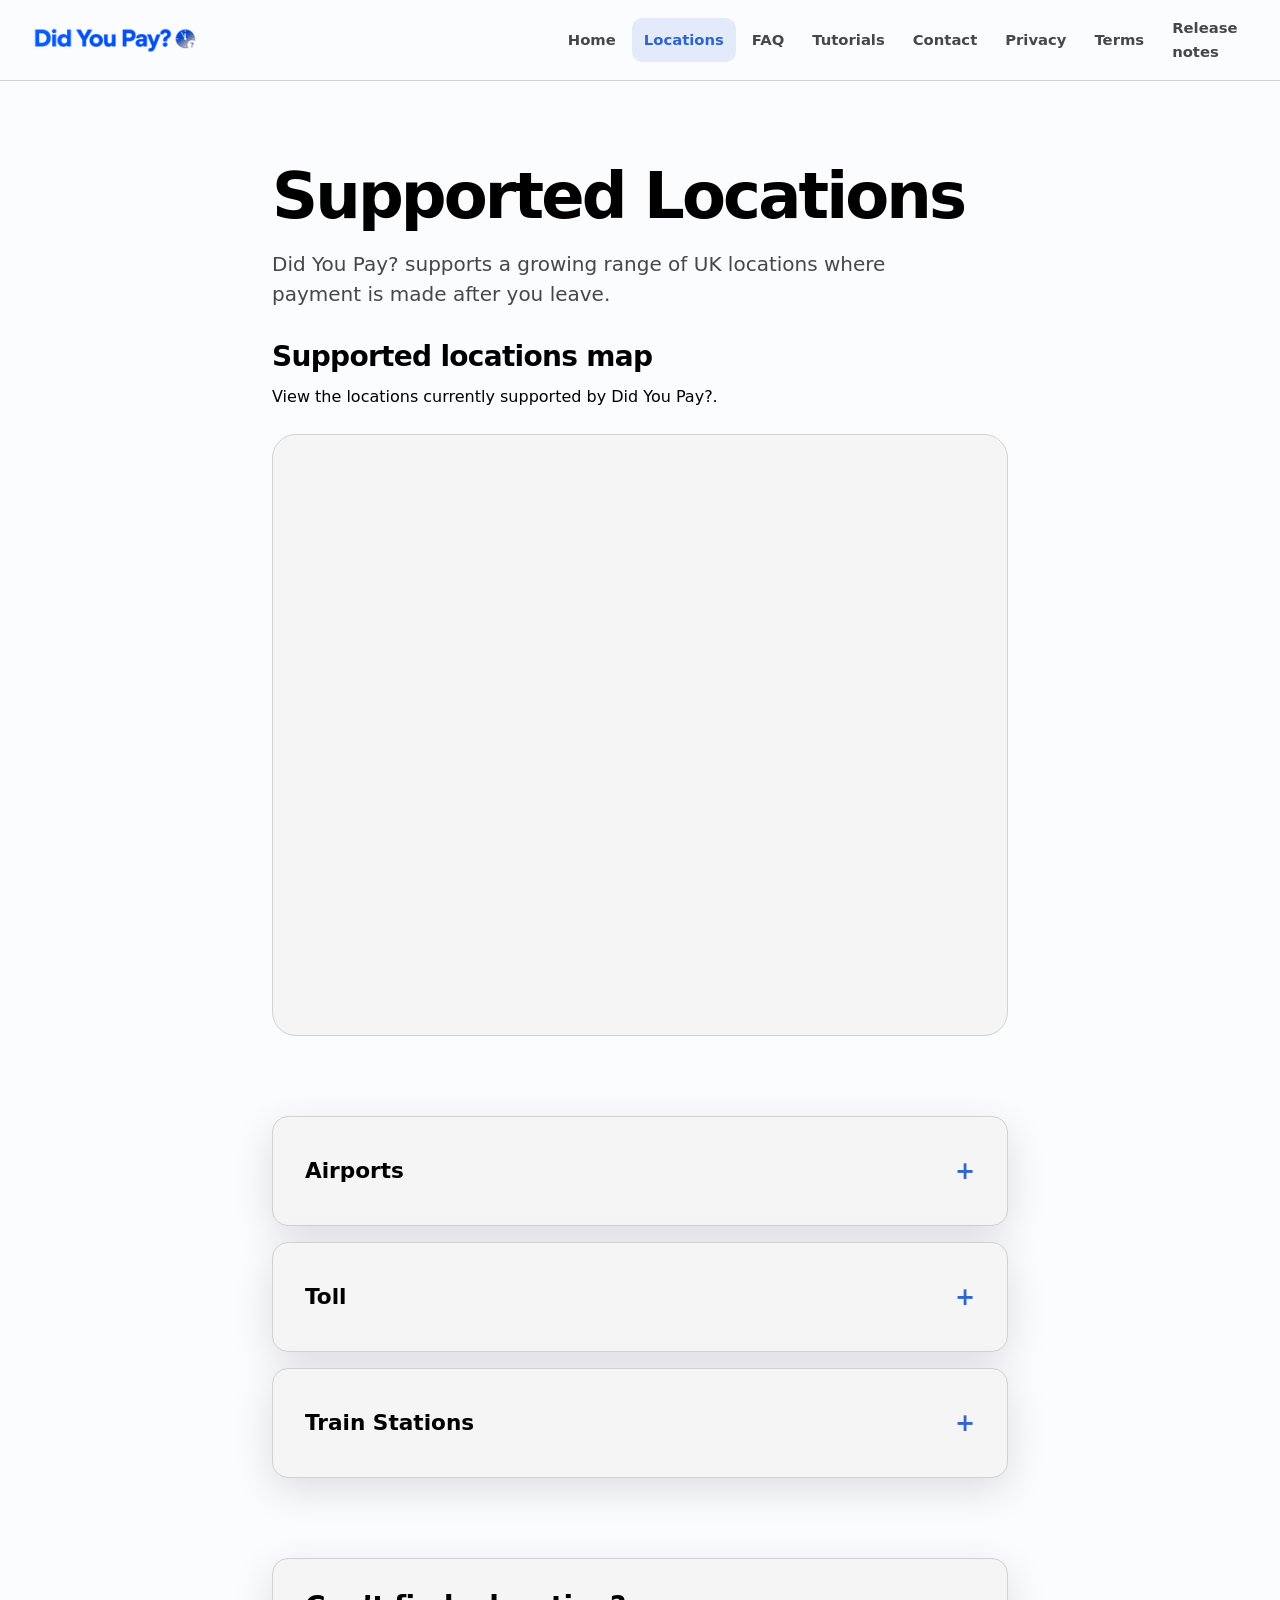
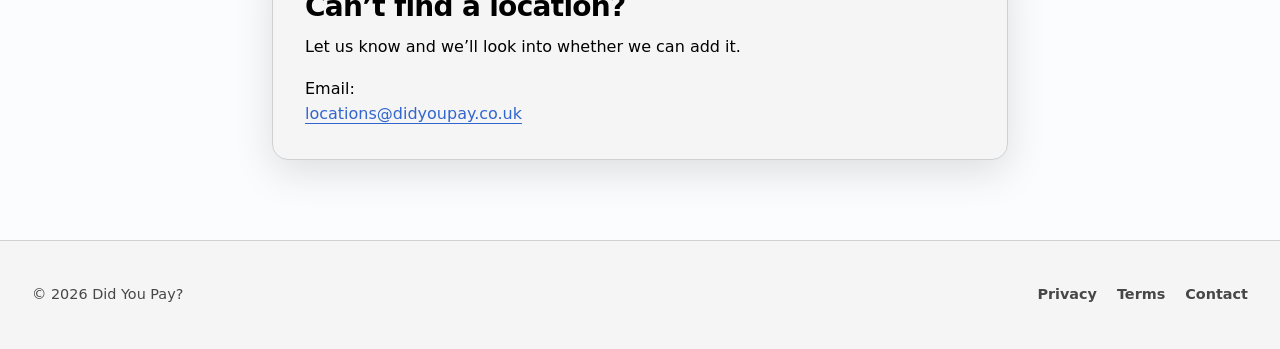
<file: supported-locations.html>
<!doctype html>
<html lang="en">
<head>
  <meta charset="utf-8">
  <meta name="viewport" content="width=device-width, initial-scale=1">
  <meta name="description" content="Did You Pay? supports a growing range of UK locations where payment is made after you leave.">
  <title>Supported locations | Did You Pay?</title>
  <link rel="canonical" href="https://didyoupay.co.uk/supported-locations.html">
  <link rel="icon" href="favicon.ico">
  <link rel="icon" type="image/png" sizes="32x32" href="favicon-32.png">
  <link rel="icon" type="image/png" sizes="16x16" href="favicon-16.png">
  <link rel="apple-touch-icon" href="apple-touch-icon.png">
  <link rel="stylesheet" href="css/style.css">
  <script src="js/script.js" defer></script>
</head>
<body>
  <a class="skip-link" href="#main-content">Skip to main content</a>
  <header class="site-header"><div class="container header-inner"><a class="site-name" href="index.html"><img class="site-logo" src="images/branding/logo/did-you-pay-logo-header-192.png" srcset="images/branding/logo/did-you-pay-logo-header-192.png 192w, images/branding/logo/did-you-pay-logo-header-384.png 384w" sizes="(min-width: 80rem) 10.5rem, (min-width: 64rem) 10rem, (min-width: 48rem) 9rem, clamp(6.5rem, 28vw, 8rem)" width="192" height="32" alt="Did You Pay?"></a><button class="nav-toggle" type="button" aria-expanded="false" aria-controls="site-navigation">Menu</button><nav id="site-navigation" class="site-navigation" aria-label="Primary navigation"><ul><li><a href="index.html">Home</a></li><li><a href="supported-locations.html" aria-current="page">Locations</a></li><li><a href="faq.html">FAQ</a></li><li><a href="tutorials.html">Tutorials</a></li><li><a href="contact.html">Contact</a></li><li><a href="privacy.html">Privacy</a></li><li><a href="terms.html">Terms</a></li><li><a href="release-notes.html">Release notes</a></li></ul></nav></div></header>
  <main id="main-content">
    <section class="page-heading">
      <div class="container content-width">
        <h1>Supported Locations</h1>
        <p class="lead">Did You Pay? supports a growing range of UK locations where payment is made after you leave.</p>
      </div>
    </section>

    <section class="section" aria-labelledby="locations-map-heading">
      <div class="container content-width">
        <h2 id="locations-map-heading">Supported locations map</h2>
        <p>View the locations currently supported by Did You Pay?.</p>
        <div class="location-map">
          <iframe
            src="https://umap.openstreetmap.fr/en/map/did-you-pay-locations_1427472?scaleControl=false&miniMap=false&scrollWheelZoom=false&zoomControl=true&editMode=disabled&moreControl=true&searchControl=null&tilelayersControl=null&embedControl=null&datalayersControl=true&onLoadPanel=none&captionBar=false&captionMenus=true"
            width="100%"
            height="600"
            frameborder="0"
            allowfullscreen
            allow="geolocation"
            loading="lazy"
            title="Supported Did You Pay? locations map">
          </iframe>
        </div>
      </div>
    </section>

    <section class="section" aria-label="Supported locations list">
      <div class="container content-width">
        <div class="location-groups" data-location-groups></div>
        <p class="location-empty card" role="alert" hidden data-location-error>We couldn’t load the list of supported locations. Please try again later.</p>
        <noscript><p class="location-empty card">JavaScript is required to display the list of supported locations.</p></noscript>
      </div>
    </section>

    <section class="section" aria-labelledby="request-location-heading">
      <div class="container content-width card">
        <h2 id="request-location-heading">Can’t find a location?</h2>
        <p>Let us know and we’ll look into whether we can add it.</p>
        <p>Email:<br><a href="mailto:locations@didyoupay.co.uk">locations@didyoupay.co.uk</a></p>
      </div>
    </section>
  </main>
  <footer class="site-footer"><div class="container footer-inner"><p>&copy; <span data-current-year></span> Did You Pay?</p><nav aria-label="Footer navigation"><a href="privacy.html">Privacy</a><a href="terms.html">Terms</a><a href="contact.html">Contact</a></nav></div></footer>
</body>
</html>
</file>
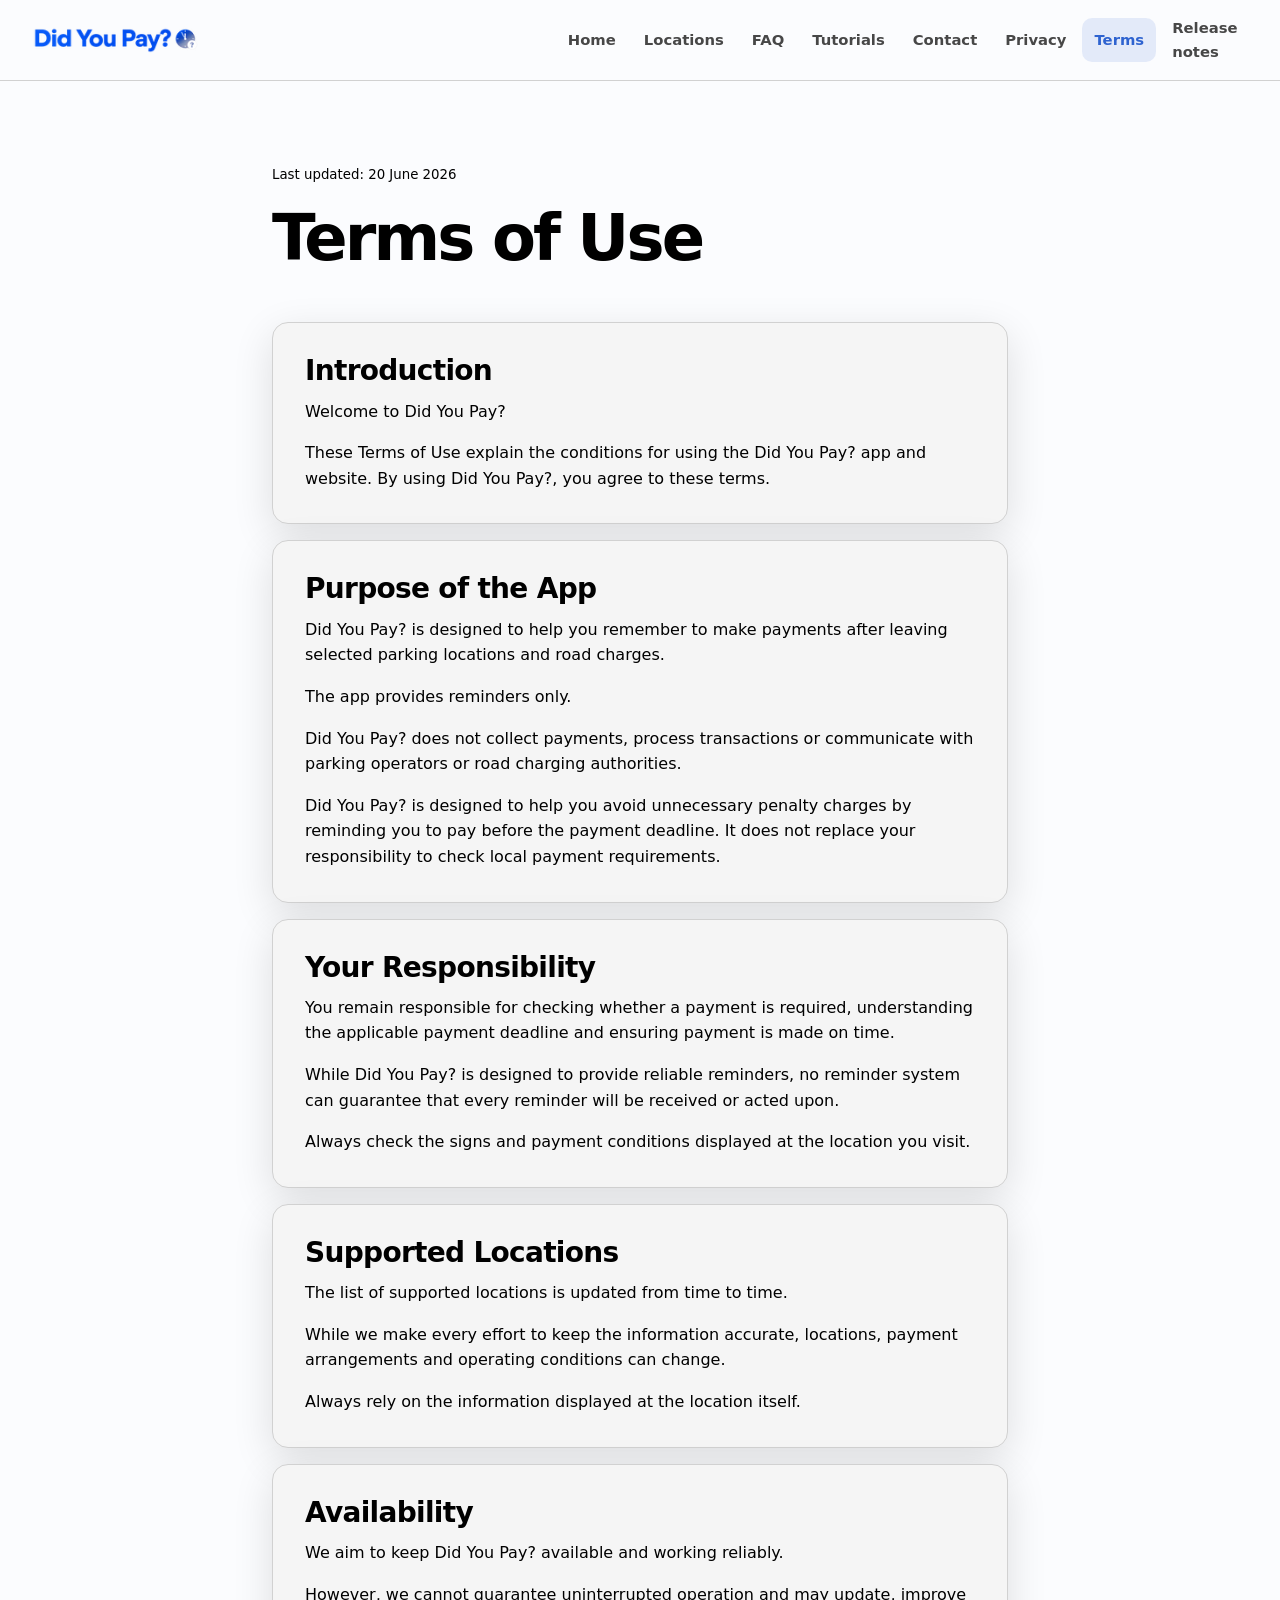
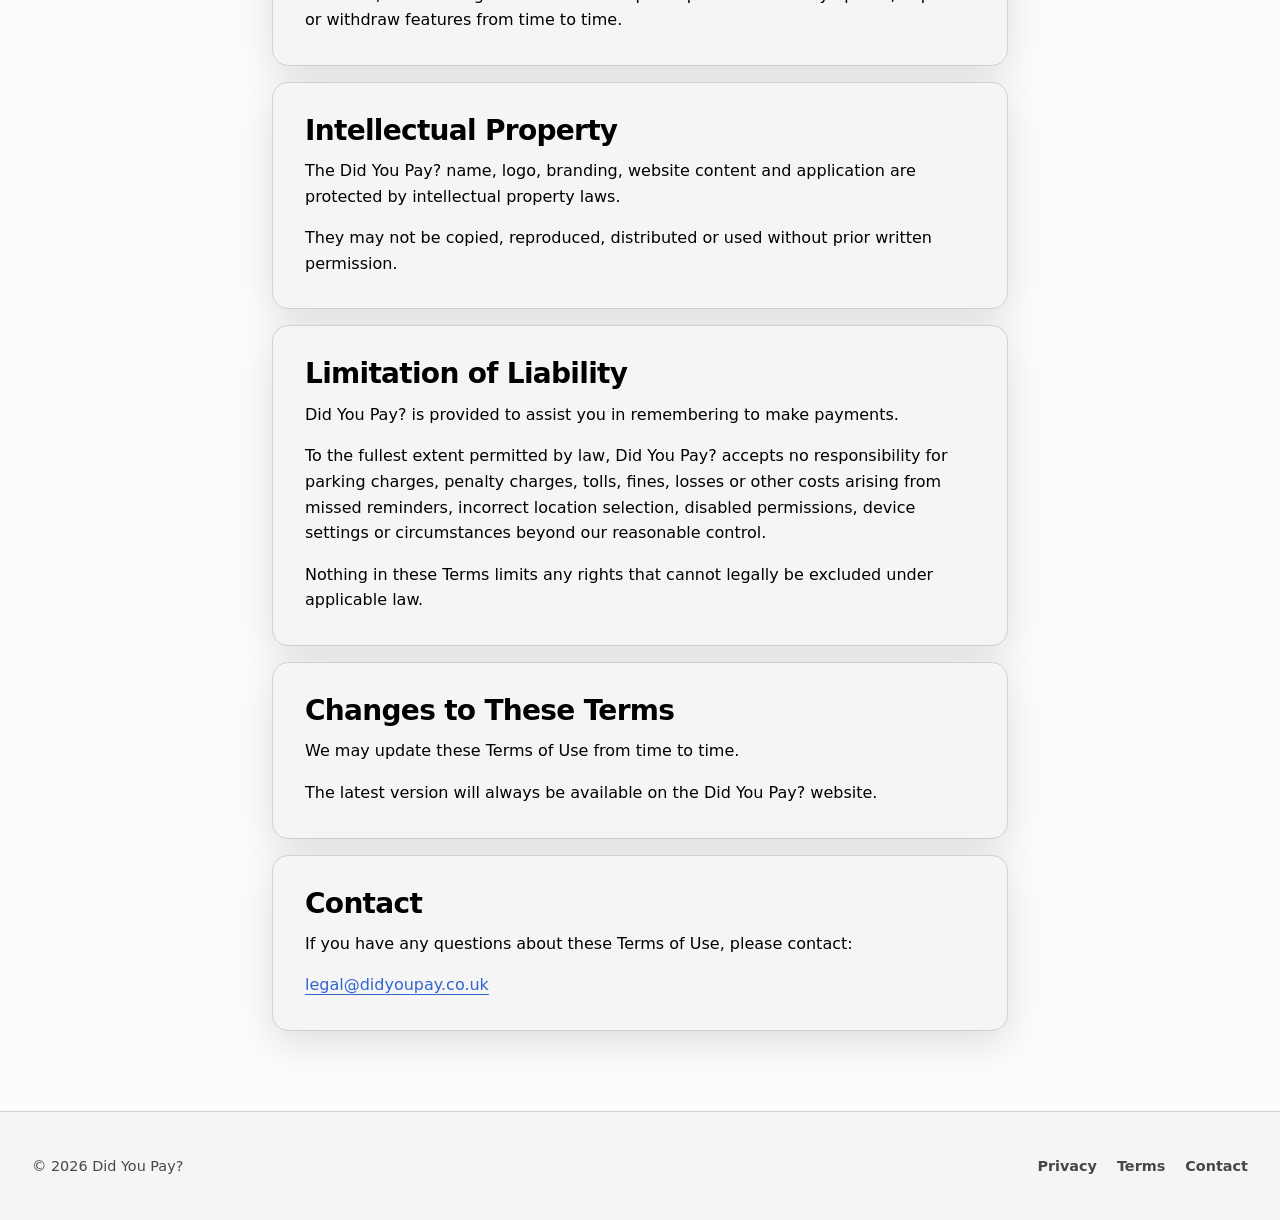
<file: terms.html>
<!doctype html>
<html lang="en">
<head>
  <meta charset="utf-8">
  <meta name="viewport" content="width=device-width, initial-scale=1">
  <meta name="description" content="These Terms of Use explain the conditions for using the Did You Pay? app and website.">
  <title>Terms of Use | Did You Pay?</title>
  <link rel="canonical" href="https://didyoupay.co.uk/terms.html">
  <link rel="icon" href="favicon.ico">
  <link rel="icon" type="image/png" sizes="32x32" href="favicon-32.png">
  <link rel="icon" type="image/png" sizes="16x16" href="favicon-16.png">
  <link rel="apple-touch-icon" href="apple-touch-icon.png">
  <link rel="stylesheet" href="css/style.css">
  <script src="js/script.js" defer></script>
</head>
<body>
  <a class="skip-link" href="#main-content">Skip to main content</a>
  <header class="site-header"><div class="container header-inner"><a class="site-name" href="index.html"><img class="site-logo" src="images/branding/logo/did-you-pay-logo-header-192.png" srcset="images/branding/logo/did-you-pay-logo-header-192.png 192w, images/branding/logo/did-you-pay-logo-header-384.png 384w" sizes="(min-width: 80rem) 10.5rem, (min-width: 64rem) 10rem, (min-width: 48rem) 9rem, clamp(6.5rem, 28vw, 8rem)" width="192" height="32" alt="Did You Pay?"></a><button class="nav-toggle" type="button" aria-expanded="false" aria-controls="site-navigation">Menu</button><nav id="site-navigation" class="site-navigation" aria-label="Primary navigation"><ul><li><a href="index.html">Home</a></li><li><a href="supported-locations.html">Locations</a></li><li><a href="faq.html">FAQ</a></li><li><a href="tutorials.html">Tutorials</a></li><li><a href="contact.html">Contact</a></li><li><a href="privacy.html">Privacy</a></li><li><a href="terms.html" aria-current="page">Terms</a></li><li><a href="release-notes.html">Release notes</a></li></ul></nav></div></header>
  <main id="main-content">
    <section class="page-heading">
      <div class="container content-width">
        <p><small>Last updated: 20 June 2026</small></p>
        <h1>Terms of Use</h1>
      </div>
    </section>

    <section class="section" aria-label="Terms of Use">
      <div class="container content-width">
        <section class="card" aria-labelledby="terms-introduction-heading">
          <h2 id="terms-introduction-heading">Introduction</h2>
          <p>Welcome to Did You Pay?</p>
          <p>These Terms of Use explain the conditions for using the Did You Pay? app and website. By using Did You Pay?, you agree to these terms.</p>
        </section>

        <section class="card" aria-labelledby="terms-purpose-heading">
          <h2 id="terms-purpose-heading">Purpose of the App</h2>
          <p>Did You Pay? is designed to help you remember to make payments after leaving selected parking locations and road charges.</p>
          <p>The app provides reminders only.</p>
          <p>Did You Pay? does not collect payments, process transactions or communicate with parking operators or road charging authorities.</p>
          <p>Did You Pay? is designed to help you avoid unnecessary penalty charges by reminding you to pay before the payment deadline. It does not replace your responsibility to check local payment requirements.</p>
        </section>

        <section class="card" aria-labelledby="terms-responsibility-heading">
          <h2 id="terms-responsibility-heading">Your Responsibility</h2>
          <p>You remain responsible for checking whether a payment is required, understanding the applicable payment deadline and ensuring payment is made on time.</p>
          <p>While Did You Pay? is designed to provide reliable reminders, no reminder system can guarantee that every reminder will be received or acted upon.</p>
          <p>Always check the signs and payment conditions displayed at the location you visit.</p>
        </section>

        <section class="card" aria-labelledby="terms-locations-heading">
          <h2 id="terms-locations-heading">Supported Locations</h2>
          <p>The list of supported locations is updated from time to time.</p>
          <p>While we make every effort to keep the information accurate, locations, payment arrangements and operating conditions can change.</p>
          <p>Always rely on the information displayed at the location itself.</p>
        </section>

        <section class="card" aria-labelledby="terms-availability-heading">
          <h2 id="terms-availability-heading">Availability</h2>
          <p>We aim to keep Did You Pay? available and working reliably.</p>
          <p>However, we cannot guarantee uninterrupted operation and may update, improve or withdraw features from time to time.</p>
        </section>

        <section class="card" aria-labelledby="terms-intellectual-property-heading">
          <h2 id="terms-intellectual-property-heading">Intellectual Property</h2>
          <p>The Did You Pay? name, logo, branding, website content and application are protected by intellectual property laws.</p>
          <p>They may not be copied, reproduced, distributed or used without prior written permission.</p>
        </section>

        <section class="card" aria-labelledby="terms-liability-heading">
          <h2 id="terms-liability-heading">Limitation of Liability</h2>
          <p>Did You Pay? is provided to assist you in remembering to make payments.</p>
          <p>To the fullest extent permitted by law, Did You Pay? accepts no responsibility for parking charges, penalty charges, tolls, fines, losses or other costs arising from missed reminders, incorrect location selection, disabled permissions, device settings or circumstances beyond our reasonable control.</p>
          <p>Nothing in these Terms limits any rights that cannot legally be excluded under applicable law.</p>
        </section>

        <section class="card" aria-labelledby="terms-changes-heading">
          <h2 id="terms-changes-heading">Changes to These Terms</h2>
          <p>We may update these Terms of Use from time to time.</p>
          <p>The latest version will always be available on the Did You Pay? website.</p>
        </section>

        <section class="card" aria-labelledby="terms-contact-heading">
          <h2 id="terms-contact-heading">Contact</h2>
          <p>If you have any questions about these Terms of Use, please contact:</p>
          <p><a href="mailto:legal@didyoupay.co.uk">legal@didyoupay.co.uk</a></p>
        </section>
      </div>
    </section>
  </main>
  <footer class="site-footer"><div class="container footer-inner"><p>&copy; <span data-current-year></span> Did You Pay?</p><nav aria-label="Footer navigation"><a href="privacy.html">Privacy</a><a href="terms.html">Terms</a><a href="contact.html">Contact</a></nav></div></footer>
</body>
</html>
</file>
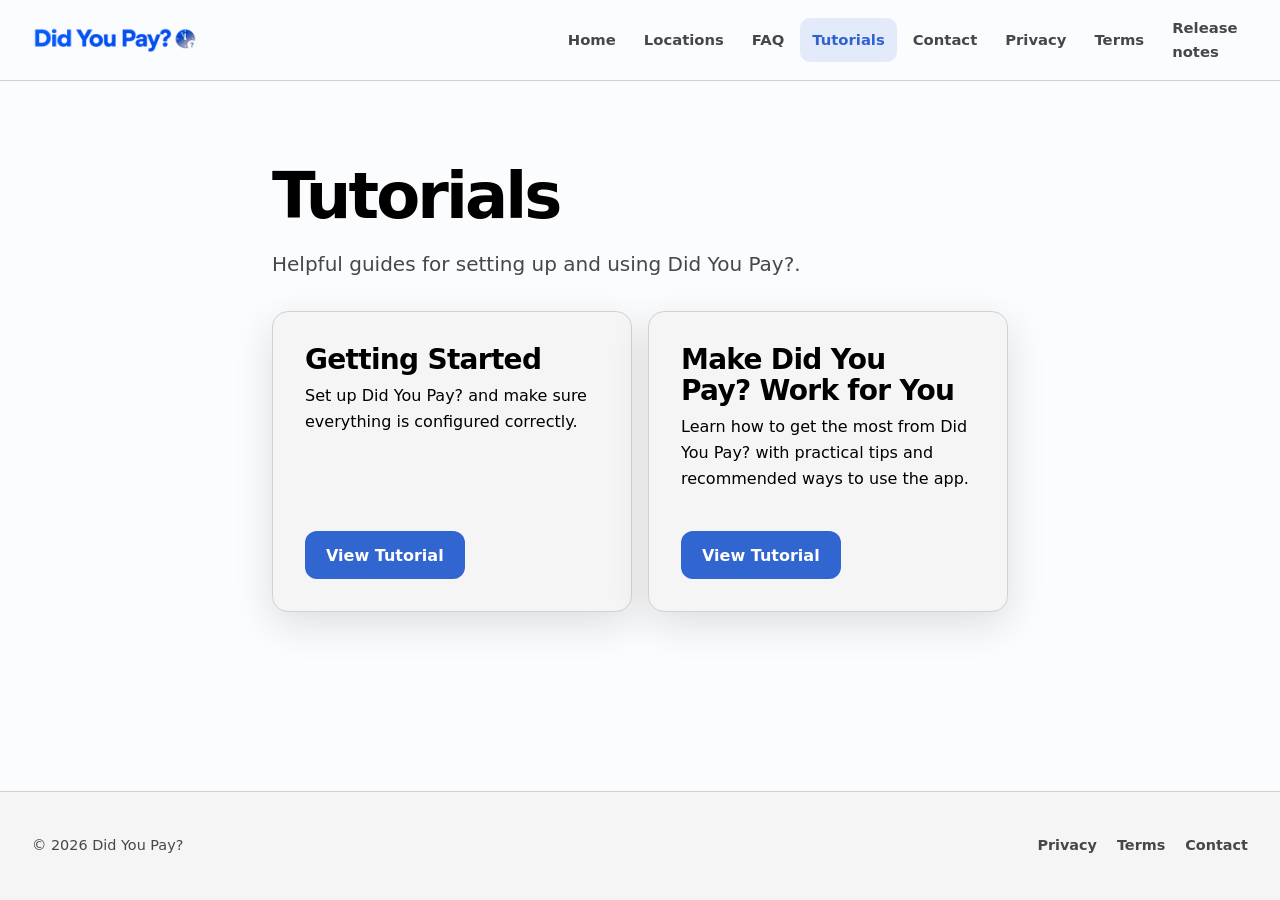
<file: tutorials.html>
<!doctype html>
<html lang="en">
<head>
  <meta charset="utf-8">
  <meta name="viewport" content="width=device-width, initial-scale=1">
  <meta name="description" content="Tutorials to help you set up and get more from Did You Pay?.">
  <title>Tutorials | Did You Pay?</title>
  <link rel="canonical" href="https://didyoupay.co.uk/tutorials.html">
  <link rel="icon" href="favicon.ico">
  <link rel="icon" type="image/png" sizes="32x32" href="favicon-32.png">
  <link rel="icon" type="image/png" sizes="16x16" href="favicon-16.png">
  <link rel="apple-touch-icon" href="apple-touch-icon.png">
  <link rel="stylesheet" href="css/style.css">
  <script src="js/script.js" defer></script>
</head>
<body>
  <a class="skip-link" href="#main-content">Skip to main content</a>
  <header class="site-header"><div class="container header-inner"><a class="site-name" href="index.html"><img class="site-logo" src="images/branding/logo/did-you-pay-logo-header-192.png" srcset="images/branding/logo/did-you-pay-logo-header-192.png 192w, images/branding/logo/did-you-pay-logo-header-384.png 384w" sizes="(min-width: 80rem) 10.5rem, (min-width: 64rem) 10rem, (min-width: 48rem) 9rem, clamp(6.5rem, 28vw, 8rem)" width="192" height="32" alt="Did You Pay?"></a><button class="nav-toggle" type="button" aria-expanded="false" aria-controls="site-navigation">Menu</button><nav id="site-navigation" class="site-navigation" aria-label="Primary navigation"><ul><li><a href="index.html">Home</a></li><li><a href="supported-locations.html">Locations</a></li><li><a href="faq.html">FAQ</a></li><li><a href="tutorials.html" aria-current="page">Tutorials</a></li><li><a href="contact.html">Contact</a></li><li><a href="privacy.html">Privacy</a></li><li><a href="terms.html">Terms</a></li><li><a href="release-notes.html">Release notes</a></li></ul></nav></div></header>
  <main id="main-content">
    <section class="page-heading">
      <div class="container content-width">
        <h1>Tutorials</h1>
        <p class="lead">Helpful guides for setting up and using Did You Pay?.</p>
      </div>
    </section>

    <section class="section" aria-label="Tutorials">
      <div class="container content-width card-grid tutorial-card-grid">
        <article class="card">
          <h2 class="card__heading">Getting Started</h2>
          <p>Set up Did You Pay? and make sure everything is configured correctly.</p>
          <p class="card__action"><a class="button button--primary" href="getting-started.html">View Tutorial</a></p>
        </article>

        <article class="card">
          <h2 class="card__heading">Make Did You Pay? Work for You</h2>
          <p>Learn how to get the most from Did You Pay? with practical tips and recommended ways to use the app.</p>
          <p class="card__action"><a class="button button--primary" href="make-did-you-pay-work-for-you.html">View Tutorial</a></p>
        </article>
      </div>
    </section>
  </main>
  <footer class="site-footer"><div class="container footer-inner"><p>&copy; <span data-current-year></span> Did You Pay?</p><nav aria-label="Footer navigation"><a href="privacy.html">Privacy</a><a href="terms.html">Terms</a><a href="contact.html">Contact</a></nav></div></footer>
</body>
</html>
</file>
<file: css/style.css>
/* Website Framework v1.0 */

:root {
  color-scheme: light dark;
  font-family: "Manrope", system-ui, -apple-system, BlinkMacSystemFont, "Segoe UI", sans-serif;
  font-synthesis: none;
  text-rendering: optimizeLegibility;

  /* Theme System v1.0: light defaults using system-derived semantic roles. */
  --color-primary: Highlight;
  --color-primary-hover: color-mix(in srgb, Highlight 88%, CanvasText);
  --color-primary-active: color-mix(in srgb, Highlight 76%, Canvas);
  --color-on-primary: HighlightText;
  --color-background: color-mix(in srgb, Canvas 98%, Highlight 2%);
  --color-surface: color-mix(in srgb, CanvasText 4%, Canvas);
  --color-surface-raised: color-mix(in srgb, CanvasText 7%, Canvas);
  --color-border: color-mix(in srgb, CanvasText 18%, Canvas);
  --color-border-strong: color-mix(in srgb, Highlight 50%, Canvas);
  --color-text-primary: CanvasText;
  --color-text-secondary: color-mix(in srgb, CanvasText 72%, Canvas);
  --color-success: Highlight;
  --color-attention: CanvasText;
  --color-error: CanvasText;
  --color-focus: Highlight;
  --color-primary-soft: color-mix(in srgb, var(--color-primary) 12%, transparent);
  --color-primary-subtle: color-mix(in srgb, var(--color-primary) 8%, transparent);
  --color-header-background: color-mix(in srgb, var(--color-background) 92%, transparent);

  --font-family-sans: "Manrope", system-ui, -apple-system, BlinkMacSystemFont, "Segoe UI", sans-serif;
  --font-size-body: 1rem;
  --line-height-body: 1.6;
  --line-height-heading: 1.12;

  --layout-page-max: 72rem;
  --layout-content-max: 46rem;
  --space-1: 0.25rem;
  --space-2: 0.5rem;
  --space-3: 0.75rem;
  --space-4: 1rem;
  --space-5: 1.25rem;
  --space-6: 1.5rem;
  --space-8: 2rem;
  --space-10: 2.5rem;
  --space-12: 3rem;
  --space-16: 4rem;
  --space-20: 5rem;
  --radius-small: 0.75rem;
  --radius-medium: 1rem;
  --radius-large: 1.5rem;
  --tap-target: 2.75rem;
  --transition-fast: 160ms ease;
  --shadow-card: 0 0.75rem 2.5rem color-mix(in srgb, CanvasText 12%, transparent);
}

@media (prefers-color-scheme: dark) {
  :root {
    color-scheme: dark;
    --color-background: color-mix(in srgb, Canvas 97%, Highlight 3%);
    --color-surface: color-mix(in srgb, CanvasText 7%, Canvas);
    --color-surface-raised: color-mix(in srgb, CanvasText 10%, Canvas);
    --color-border: color-mix(in srgb, CanvasText 16%, Canvas);
    --color-border-strong: color-mix(in srgb, Highlight 46%, Canvas);
    --color-text-secondary: color-mix(in srgb, CanvasText 68%, Canvas);
    --shadow-card: 0 0.75rem 2.5rem color-mix(in srgb, Canvas 28%, transparent);
  }
}

*,
*::before,
*::after {
  box-sizing: border-box;
}

html {
  min-width: 20rem;
  scroll-behavior: smooth;
}

body {
  min-height: 100vh;
  margin: 0;
  display: flex;
  flex-direction: column;
  overflow-wrap: break-word;
  color: var(--color-text-primary);
  background: var(--color-background);
  font-family: var(--font-family-sans);
  font-size: var(--font-size-body);
  line-height: var(--line-height-body);
  -webkit-font-smoothing: antialiased;
}

main {
  flex: 1;
}

img,
picture {
  display: block;
  max-width: 100%;
}

button,
input,
select,
textarea {
  font: inherit;
}

a {
  color: var(--color-primary);
  text-decoration-thickness: 0.08em;
  text-underline-offset: 0.22em;
}

a:hover {
  text-decoration-thickness: 0.14em;
}

:where(a, button, input, select, textarea, summary):focus-visible {
  outline: 0.1875rem solid var(--color-focus);
  outline-offset: 0.1875rem;
}

.container {
  width: min(calc(100% - (2 * clamp(var(--space-4), 4vw, var(--space-8)))), var(--layout-page-max));
  margin-inline: auto;
}

.content-width {
  max-width: var(--layout-content-max);
}

.skip-link {
  position: fixed;
  inset: var(--space-3) auto auto var(--space-3);
  z-index: 1000;
  min-height: var(--tap-target);
  padding: var(--space-2) var(--space-4);
  display: inline-flex;
  align-items: center;
  color: var(--color-on-primary);
  background: var(--color-primary);
  border-radius: var(--radius-small);
  font-weight: 700;
  transform: translateY(calc(-100% - var(--space-8)));
  transition: transform var(--transition-fast);
}

.skip-link:focus {
  transform: translateY(0);
}

.site-header {
  position: relative;
  z-index: 100;
  border-bottom: 1px solid var(--color-border);
  background: var(--color-header-background);
  backdrop-filter: blur(1rem);
  -webkit-backdrop-filter: blur(1rem);
}

.header-inner {
  min-height: 4.5rem;
  display: flex;
  flex-wrap: wrap;
  align-items: center;
  justify-content: space-between;
  gap: 0 var(--space-4);
}

.site-name {
  min-height: var(--tap-target);
  display: inline-flex;
  align-items: center;
  color: var(--color-text-primary);
  font-size: 1.1rem;
  font-weight: 800;
  letter-spacing: -0.025em;
  text-decoration: none;
  white-space: nowrap;
}

.site-logo {
  width: clamp(6.5rem, 28vw, 8rem);
  height: auto;
}

.nav-toggle {
  min-width: var(--tap-target);
  min-height: var(--tap-target);
  padding: var(--space-2) var(--space-4);
  border: 1px solid var(--color-border-strong);
  border-radius: var(--radius-small);
  color: var(--color-primary);
  background: var(--color-surface);
  font-weight: 700;
  cursor: pointer;
  transition: background-color var(--transition-fast), border-color var(--transition-fast), transform var(--transition-fast);
}

.nav-toggle:hover {
  border-color: var(--color-primary);
  background: var(--color-surface-raised);
}

.nav-toggle:active {
  transform: translateY(1px);
}

.site-navigation {
  width: 100%;
  padding-block: 0 var(--space-4);
}

.site-navigation ul {
  margin: 0;
  padding: var(--space-2);
  display: flex;
  flex-direction: column;
  gap: var(--space-1);
  border: 1px solid var(--color-border);
  border-radius: var(--radius-medium);
  background: var(--color-surface);
  list-style: none;
}

.site-navigation a {
  min-height: var(--tap-target);
  padding: var(--space-2) var(--space-3);
  display: flex;
  align-items: center;
  border-radius: calc(var(--radius-small) - 0.125rem);
  color: var(--color-text-secondary);
  font-size: 0.925rem;
  font-weight: 650;
  text-decoration: none;
  transition: color var(--transition-fast), background-color var(--transition-fast);
}

.site-navigation a:hover {
  color: var(--color-text-primary);
  background: var(--color-surface-raised);
}

.site-navigation a[aria-current="page"] {
  color: var(--color-primary);
  background: var(--color-primary-soft);
}

.js .site-navigation {
  display: none;
}

.js .site-navigation.is-open {
  display: block;
}

.page-heading,
.hero {
  padding-block: clamp(var(--space-12), 10vw, var(--space-20)) var(--space-8);
}

.hero-logo {
  width: clamp(12rem, 64vw, 20rem);
  height: auto;
}

.hero__brand {
  max-width: none;
  margin: 0 0 var(--space-8);
}

.hero .lead {
  margin-bottom: var(--space-3);
}

.hero__supporting {
  max-width: 54ch;
  color: var(--color-text-secondary);
}

.section {
  padding-block: 0 clamp(var(--space-12), 8vw, var(--space-20));
}

h1,
h2,
h3,
h4 {
  color: var(--color-text-primary);
  line-height: var(--line-height-heading);
  text-wrap: balance;
}

h1 {
  max-width: 18ch;
  margin: 0 0 var(--space-4);
  font-size: clamp(2.25rem, 9vw, 4rem);
  font-weight: 800;
  letter-spacing: -0.045em;
}

h2 {
  margin: var(--space-10) 0 var(--space-3);
  font-size: clamp(1.35rem, 4vw, 1.75rem);
  font-weight: 750;
  letter-spacing: -0.025em;
}

h2:first-child,
.card__heading:first-child {
  margin-top: 0;
}

h3 {
  margin: var(--space-6) 0 var(--space-2);
  font-size: 1.1rem;
}

h4 {
  margin: var(--space-6) 0 var(--space-2);
  font-size: 1rem;
  font-weight: 750;
  letter-spacing: -0.01em;
}

p,
ul,
ol {
  max-width: 68ch;
}

p {
  margin-block: 0 var(--space-4);
}

.lead {
  max-width: 54ch;
  margin: 0;
  color: var(--color-text-secondary);
  font-size: clamp(1.05rem, 2vw, 1.25rem);
  line-height: 1.5;
}

.eyebrow {
  margin: 0 0 var(--space-3);
  color: var(--color-primary);
  font-size: 0.78rem;
  font-weight: 800;
  letter-spacing: 0.09em;
  text-transform: uppercase;
}

.text-link,
.button--text {
  display: inline-flex;
  align-items: center;
  min-height: var(--tap-target);
  font-weight: 700;
}

.card {
  padding: clamp(var(--space-5), 4vw, var(--space-8));
  border: 1px solid var(--color-border);
  border-radius: var(--radius-medium);
  background: var(--color-surface);
  box-shadow: var(--shadow-card);
}

.card + .card {
  margin-top: var(--space-4);
}

.card-grid {
  display: grid;
  grid-template-columns: minmax(0, 1fr);
  grid-auto-rows: 1fr;
  align-items: stretch;
  gap: var(--space-4);
}

.card-grid > .card {
  height: 100%;
}

.card-grid > .card + .card {
  margin-top: 0;
}

.card__heading {
  margin-block: 0 var(--space-2);
}

.card__content > :last-child,
.card > :last-child {
  margin-bottom: 0;
}

.card__action {
  margin-top: var(--space-6);
}

.tutorial-card-grid > .card {
  display: flex;
  flex-direction: column;
}

.tutorial-card-grid .card__action {
  margin-top: auto;
  padding-top: var(--space-6);
}

.home-callout {
  text-align: center;
}

.key-takeaway {
  padding: var(--space-4) var(--space-5);
  border-left: 0.25rem solid var(--color-primary);
  border-radius: var(--radius-medium);
  background: var(--color-primary-subtle);
  color: var(--color-text-primary);
  font-size: 1.125rem;
  font-weight: 750;
  line-height: 1.45;
}

.button {
  min-height: 3rem;
  padding: var(--space-3) var(--space-5);
  display: inline-flex;
  align-items: center;
  justify-content: center;
  gap: var(--space-2);
  border: 1px solid transparent;
  border-radius: var(--radius-small);
  font-weight: 750;
  line-height: 1.2;
  text-align: center;
  text-decoration: none;
  cursor: pointer;
  transition: background-color var(--transition-fast), border-color var(--transition-fast), color var(--transition-fast), transform var(--transition-fast);
}

.button:hover {
  text-decoration: none;
}

.button:active {
  transform: translateY(1px);
}

.button--primary {
  color: var(--color-on-primary);
  background: var(--color-primary);
}

.button--primary:hover {
  background: var(--color-primary-hover);
}

.button--primary:active {
  background: var(--color-primary-active);
}

.button--secondary {
  border-color: var(--color-border-strong);
  color: var(--color-primary);
  background: transparent;
}

.button--secondary:hover {
  border-color: var(--color-primary);
  background: var(--color-primary-subtle);
}

.button:disabled,
.button[aria-disabled="true"] {
  opacity: 0.55;
  cursor: not-allowed;
}

.form-field {
  margin-bottom: var(--space-5);
}

label,
legend {
  display: block;
  margin-bottom: var(--space-2);
  color: var(--color-text-primary);
  font-weight: 700;
}

fieldset {
  min-width: 0;
  margin: 0 0 var(--space-6);
  padding: 0;
  border: 0;
}

input,
select,
textarea {
  width: 100%;
  min-height: 3rem;
  padding: var(--space-3) var(--space-4);
  border: 1px solid var(--color-border-strong);
  border-radius: var(--radius-small);
  color: var(--color-text-primary);
  background: var(--color-background);
  caret-color: var(--color-primary);
}

textarea {
  min-height: 8rem;
  resize: vertical;
}

input::placeholder,
textarea::placeholder {
  color: var(--color-text-secondary);
  opacity: 1;
}

input:hover,
select:hover,
textarea:hover {
  border-color: var(--color-primary);
}

[aria-invalid="true"] {
  border-color: var(--color-error);
}

.form-help,
.form-error {
  margin: var(--space-2) 0 0;
  color: var(--color-text-secondary);
  font-size: 0.9rem;
}

.form-error {
  color: var(--color-error);
  font-weight: 650;
}

details {
  border-bottom: 1px solid var(--color-border);
}

details:last-child {
  border-bottom: 0;
}

summary {
  min-height: 3.5rem;
  padding-block: var(--space-4);
  color: var(--color-text-primary);
  font-weight: 700;
  cursor: pointer;
}

details > :not(summary) {
  color: var(--color-text-secondary);
}

.faq-list {
  display: grid;
  gap: var(--space-4);
}

.faq-list > .faq-item + .faq-item {
  margin-top: 0;
}

.faq-item,
.faq-item:last-child {
  border: 1px solid var(--color-border);
}

.faq-question {
  min-height: var(--tap-target);
  padding: 0;
  display: flex;
  align-items: center;
  justify-content: space-between;
  gap: var(--space-4);
  font-size: 1rem;
  line-height: 1.4;
  list-style: none;
}

.faq-question::-webkit-details-marker {
  display: none;
}

.faq-question::after {
  content: "+";
  flex: 0 0 auto;
  color: var(--color-primary);
  font-size: 1.5rem;
  line-height: 1;
}

.faq-item[open] .faq-question::after {
  content: "−";
}

.faq-answer {
  overflow: hidden;
}

.faq-answer__content {
  margin-top: var(--space-4);
  padding-top: var(--space-4);
  border-top: 1px solid var(--color-border);
}

.faq-answer__content > :last-child {
  margin-bottom: 0;
}

.location-map {
  margin-top: var(--space-6);
  overflow: hidden;
  border: 1px solid var(--color-border);
  border-radius: var(--radius-large);
  background: var(--color-surface);
}

.location-map iframe {
  width: 100%;
  height: 25rem;
  display: block;
  border: 0;
}

.location-groups {
  display: grid;
  gap: var(--space-4);
}

.location-groups > .location-group + .location-group {
  margin-top: 0;
}

.location-group,
.location-group:last-child {
  border: 1px solid var(--color-border);
}

.location-group__heading {
  min-height: var(--tap-target);
  padding: 0;
  display: flex;
  align-items: center;
  justify-content: space-between;
  gap: var(--space-4);
  color: var(--color-text-primary);
  font-size: clamp(1.1rem, 3vw, 1.35rem);
  line-height: var(--line-height-heading);
  list-style: none;
}

.location-group__heading::-webkit-details-marker {
  display: none;
}

.location-group__heading::after {
  content: "+";
  flex: 0 0 auto;
  color: var(--color-primary);
  font-size: 1.5rem;
  line-height: 1;
}

.location-group[open] .location-group__heading::after {
  content: "−";
}

.location-list {
  margin: var(--space-4) 0 0;
  padding: var(--space-4) 0 0;
  display: grid;
  gap: var(--space-2);
  border-top: 1px solid var(--color-border);
  list-style: none;
}

.location-list li {
  padding: var(--space-3) var(--space-4);
  border: 1px solid var(--color-border);
  border-radius: var(--radius-small);
  background: var(--color-surface-raised);
}

.location-empty {
  margin: 0;
}

.tutorial-intro {
  margin-inline: auto;
}

.work-for-you-intro h1 {
  text-wrap: wrap;
}

.tutorial-steps {
  display: grid;
  gap: var(--space-8);
}

.tutorial-step {
  display: grid;
  gap: var(--space-6);
  align-items: center;
}

.tutorial-image {
  overflow: hidden;
  border: 1px solid var(--color-border);
  border-radius: var(--radius-large);
  background: var(--color-surface-raised);
}

.tutorial-image img {
  width: 100%;
  height: auto;
}

.tutorial-content {
  max-width: 38rem;
}

.tutorial-step-number {
  margin-bottom: var(--space-2);
  color: var(--color-primary);
  font-size: 0.8rem;
  font-weight: 800;
  letter-spacing: 0.08em;
  text-transform: uppercase;
}

.tutorial-content ol {
  padding-left: var(--space-6);
}

.tutorial-content li + li {
  margin-top: var(--space-3);
}

.tutorial-notes {
  display: grid;
  gap: var(--space-6);
}

.tutorial-notes-grid {
  display: grid;
  gap: var(--space-4);
}

.site-footer {
  border-top: 1px solid var(--color-border);
  background: var(--color-surface);
}

.footer-inner {
  padding-block: var(--space-8);
  display: flex;
  flex-direction: column;
  align-items: flex-start;
  gap: var(--space-4);
}

.site-footer p {
  margin: 0;
  color: var(--color-text-secondary);
  font-size: 0.9rem;
}

.site-footer nav {
  display: flex;
  flex-wrap: wrap;
  gap: var(--space-2) var(--space-5);
}

.site-footer a {
  min-height: var(--tap-target);
  display: inline-flex;
  align-items: center;
  color: var(--color-text-secondary);
  font-size: 0.9rem;
  font-weight: 650;
  text-decoration: none;
}

.site-footer a:hover {
  color: var(--color-primary);
}

@media (min-width: 36rem) {
  .button {
    width: auto;
  }

  .footer-inner {
    flex-direction: row;
    align-items: center;
    justify-content: space-between;
  }
}

@media (min-width: 48rem) {
  .site-logo {
    width: 9rem;
  }

  .hero-logo {
    width: 17.5rem;
  }

  .hero__brand {
    margin-bottom: var(--space-6);
  }

  .hero .lead {
    max-width: var(--layout-content-max);
    text-wrap: balance;
  }

  .hero__supporting {
    max-width: calc(var(--layout-content-max) - (2 * var(--space-8)));
  }

  .location-map iframe {
    height: 37.5rem;
  }

  .tutorial-step {
    grid-template-columns: minmax(14rem, 0.8fr) minmax(0, 1fr);
    gap: var(--space-8);
  }

  .tutorial-image {
    max-width: 26rem;
  }

  .card-grid {
    grid-template-columns: repeat(2, minmax(0, 1fr));
  }

  .tutorial-notes-grid {
    grid-template-columns: repeat(3, minmax(0, 1fr));
  }
}

@media (min-width: 64rem) {
  .site-header {
    position: sticky;
    top: 0;
  }

  .header-inner {
    min-height: 5rem;
    flex-wrap: nowrap;
  }

  .site-logo {
    width: 10rem;
  }

  .nav-toggle {
    display: none;
  }

  .site-navigation,
  .js .site-navigation,
  .js .site-navigation.is-open {
    width: auto;
    padding: 0;
    display: block;
  }

  .site-navigation ul {
    padding: 0;
    flex-direction: row;
    align-items: center;
    gap: var(--space-1);
    border: 0;
    background: transparent;
  }

  .site-navigation a {
    padding-inline: var(--space-3);
  }

  .page-heading,
  .hero {
    padding-top: var(--space-20);
  }
}

@media (min-width: 80rem) {
  :root {
    --layout-page-max: 76rem;
  }

  .site-logo {
    width: 10.5rem;
  }
}

@media (prefers-reduced-motion: reduce) {
  html {
    scroll-behavior: auto;
  }

  *,
  *::before,
  *::after {
    scroll-behavior: auto !important;
    transition-duration: 0.01ms !important;
  }
}

@media (forced-colors: active) {
  .button,
  .card,
  .nav-toggle,
  .site-navigation ul {
    border: 1px solid ButtonText;
  }
}
</file>
